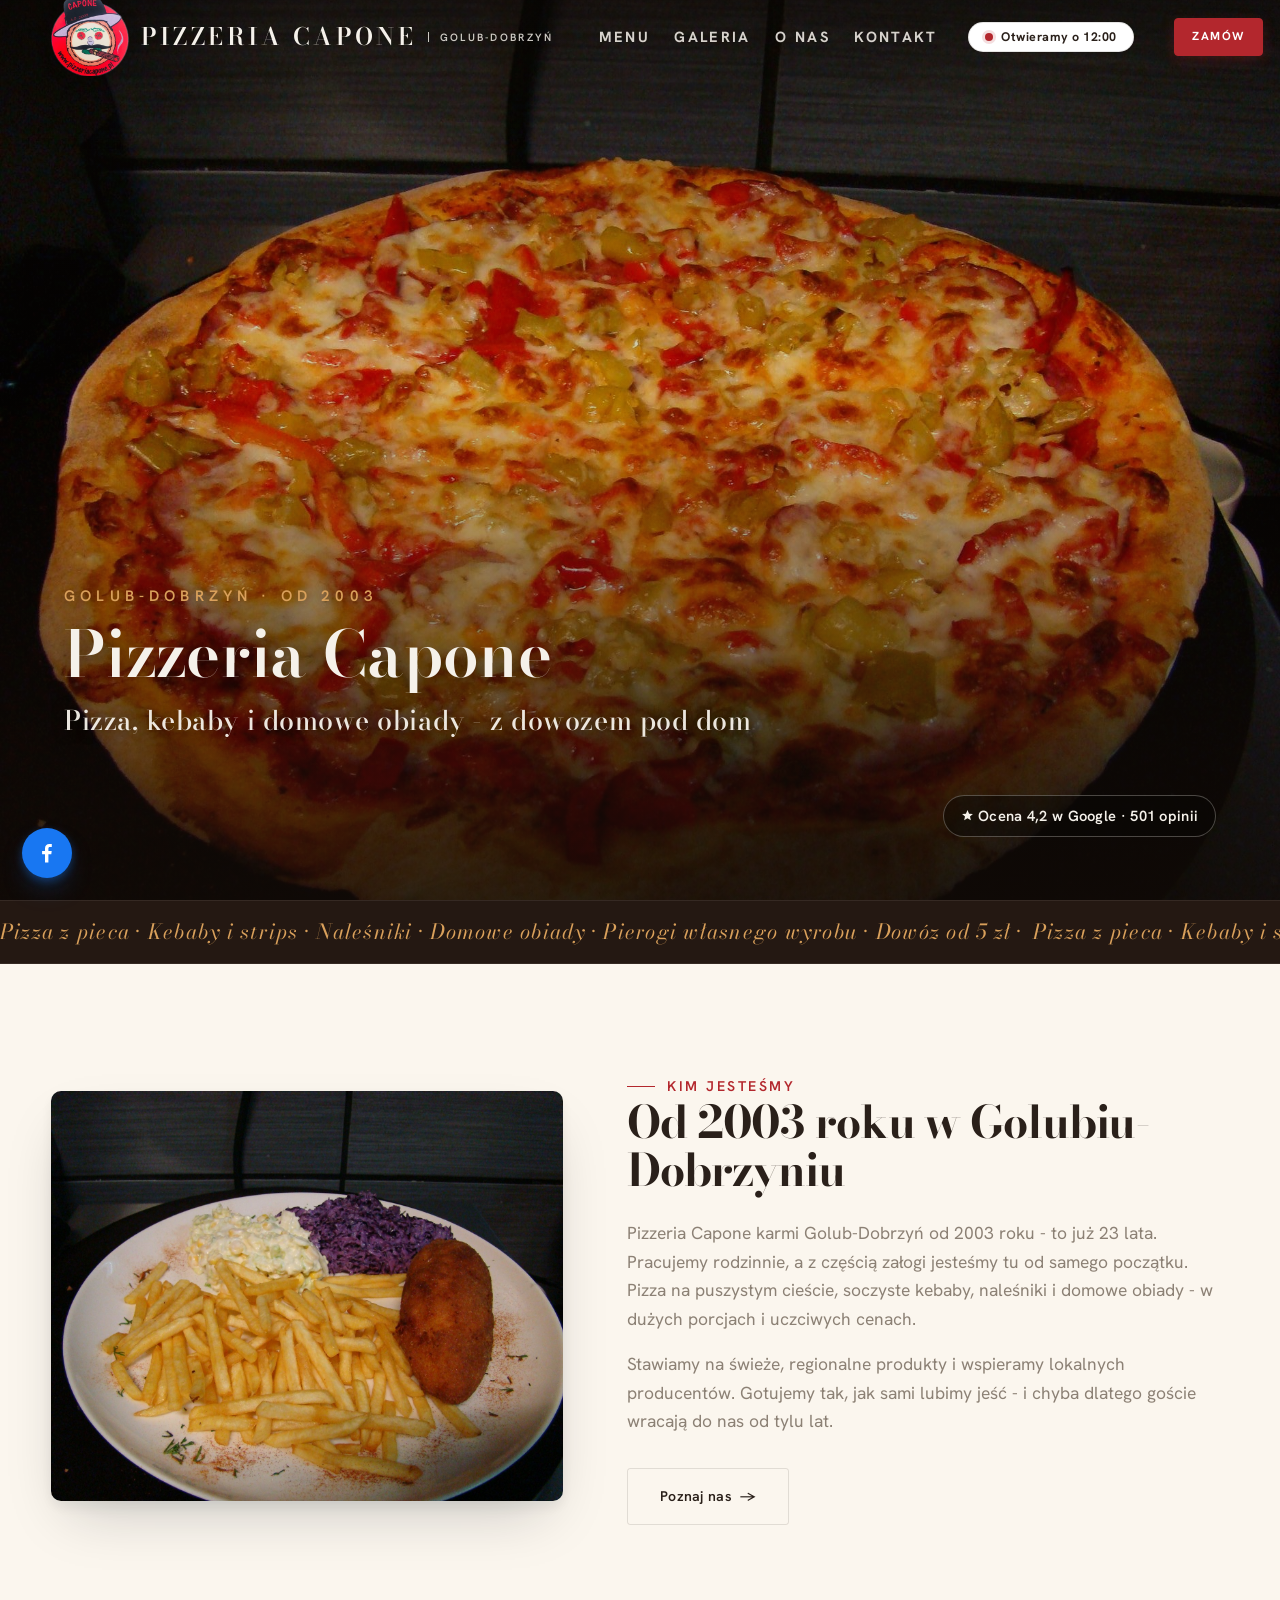
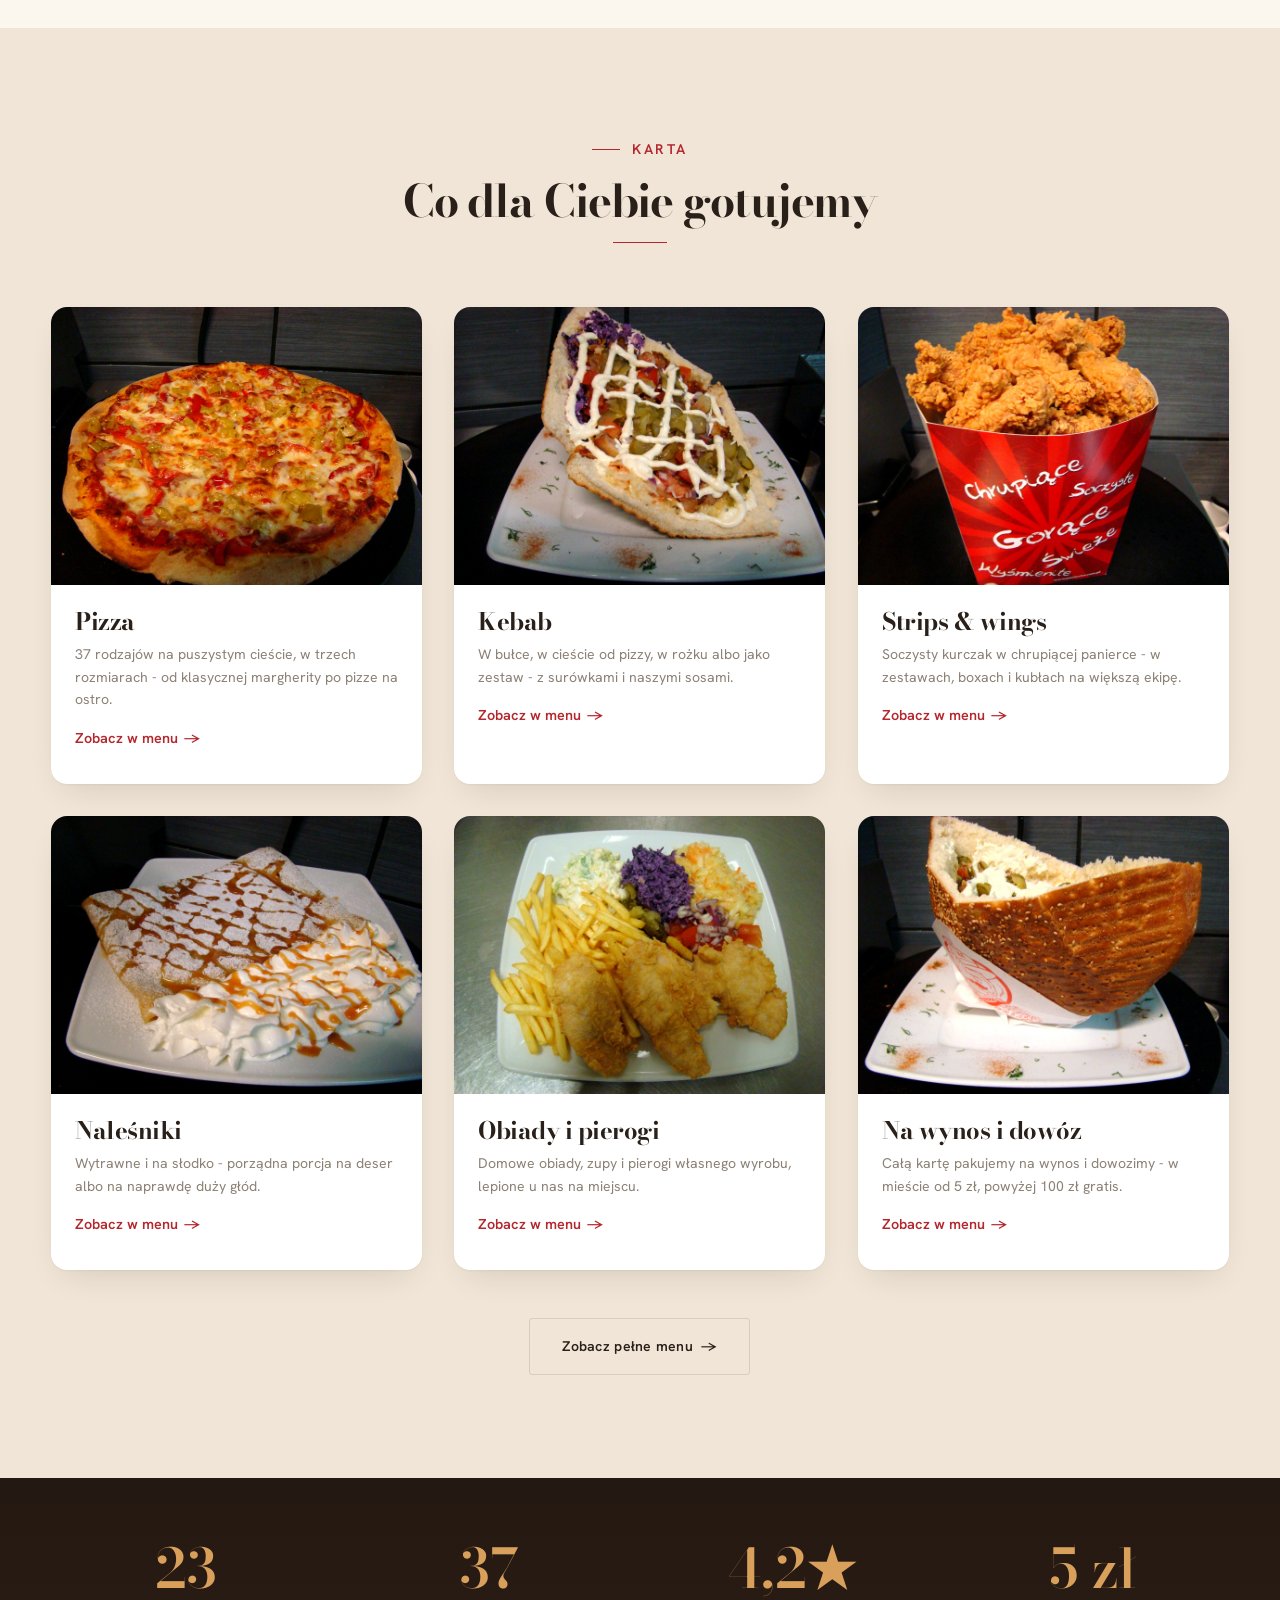
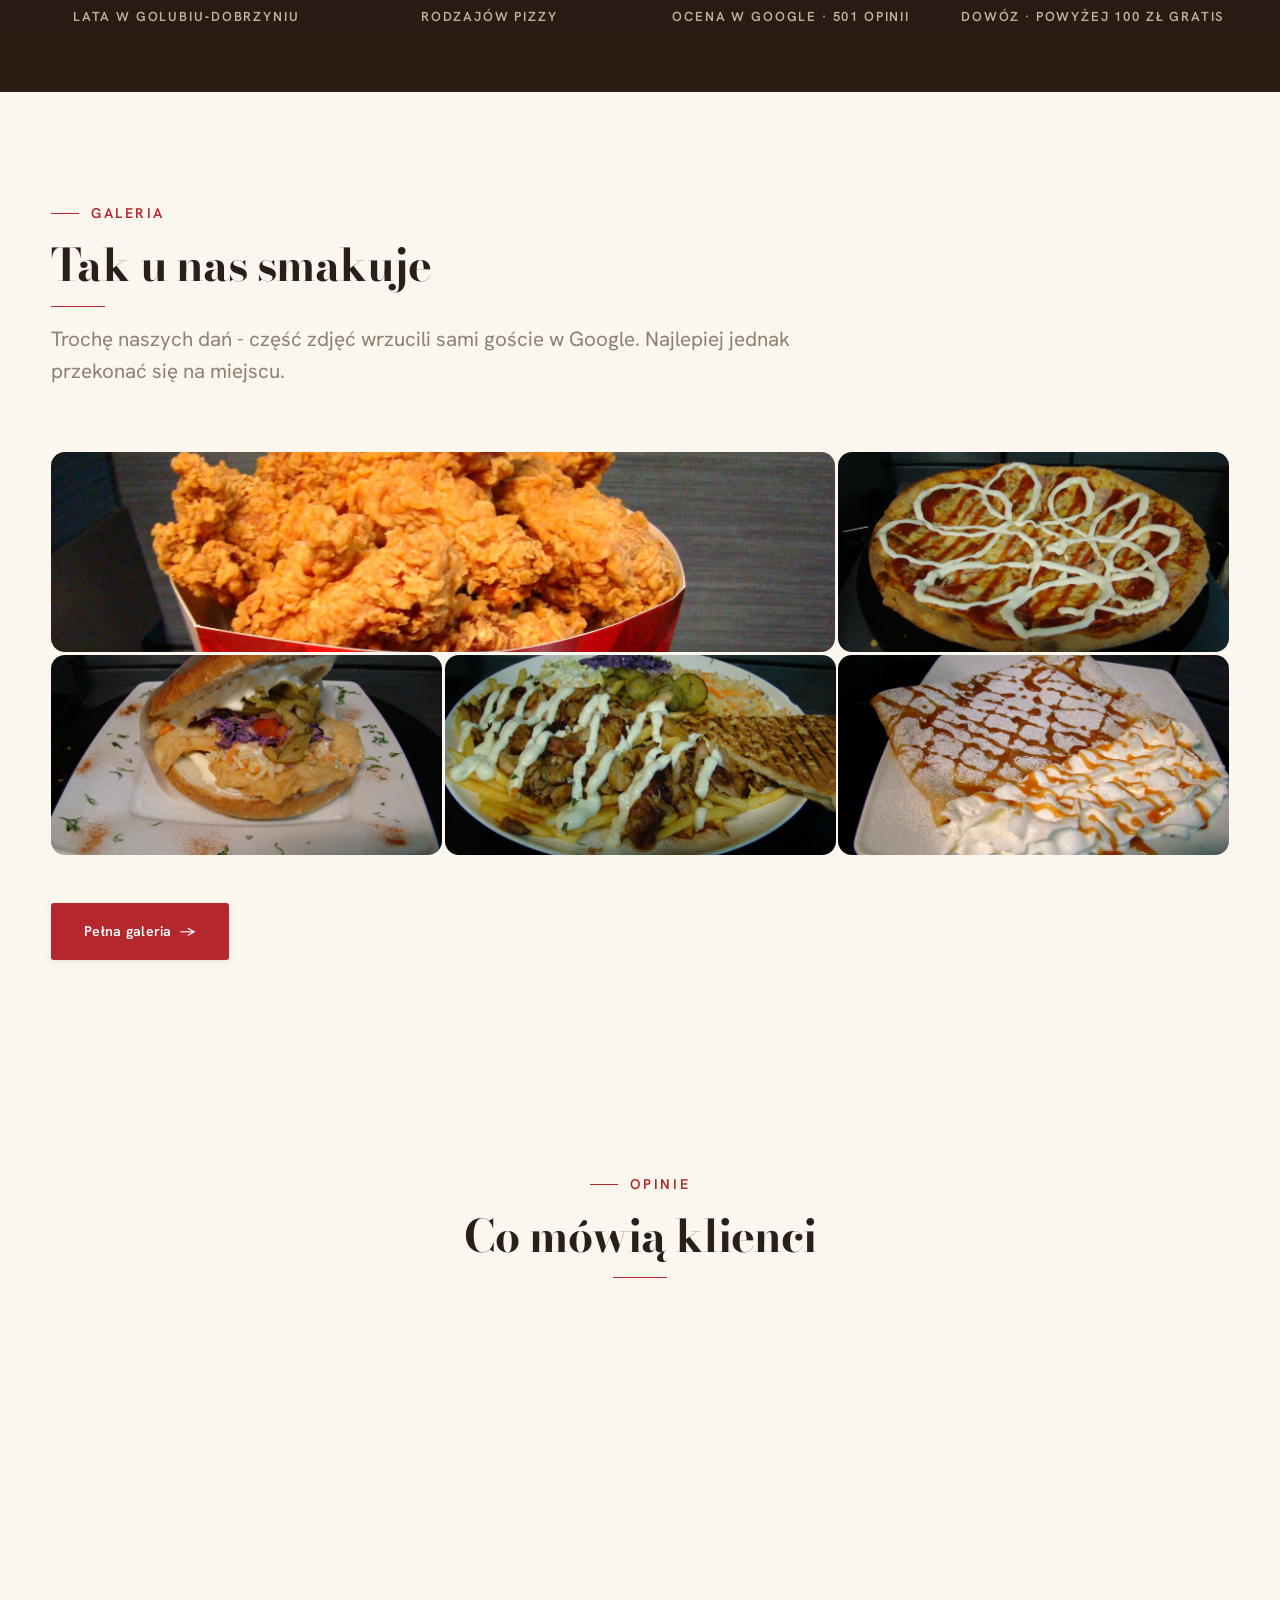
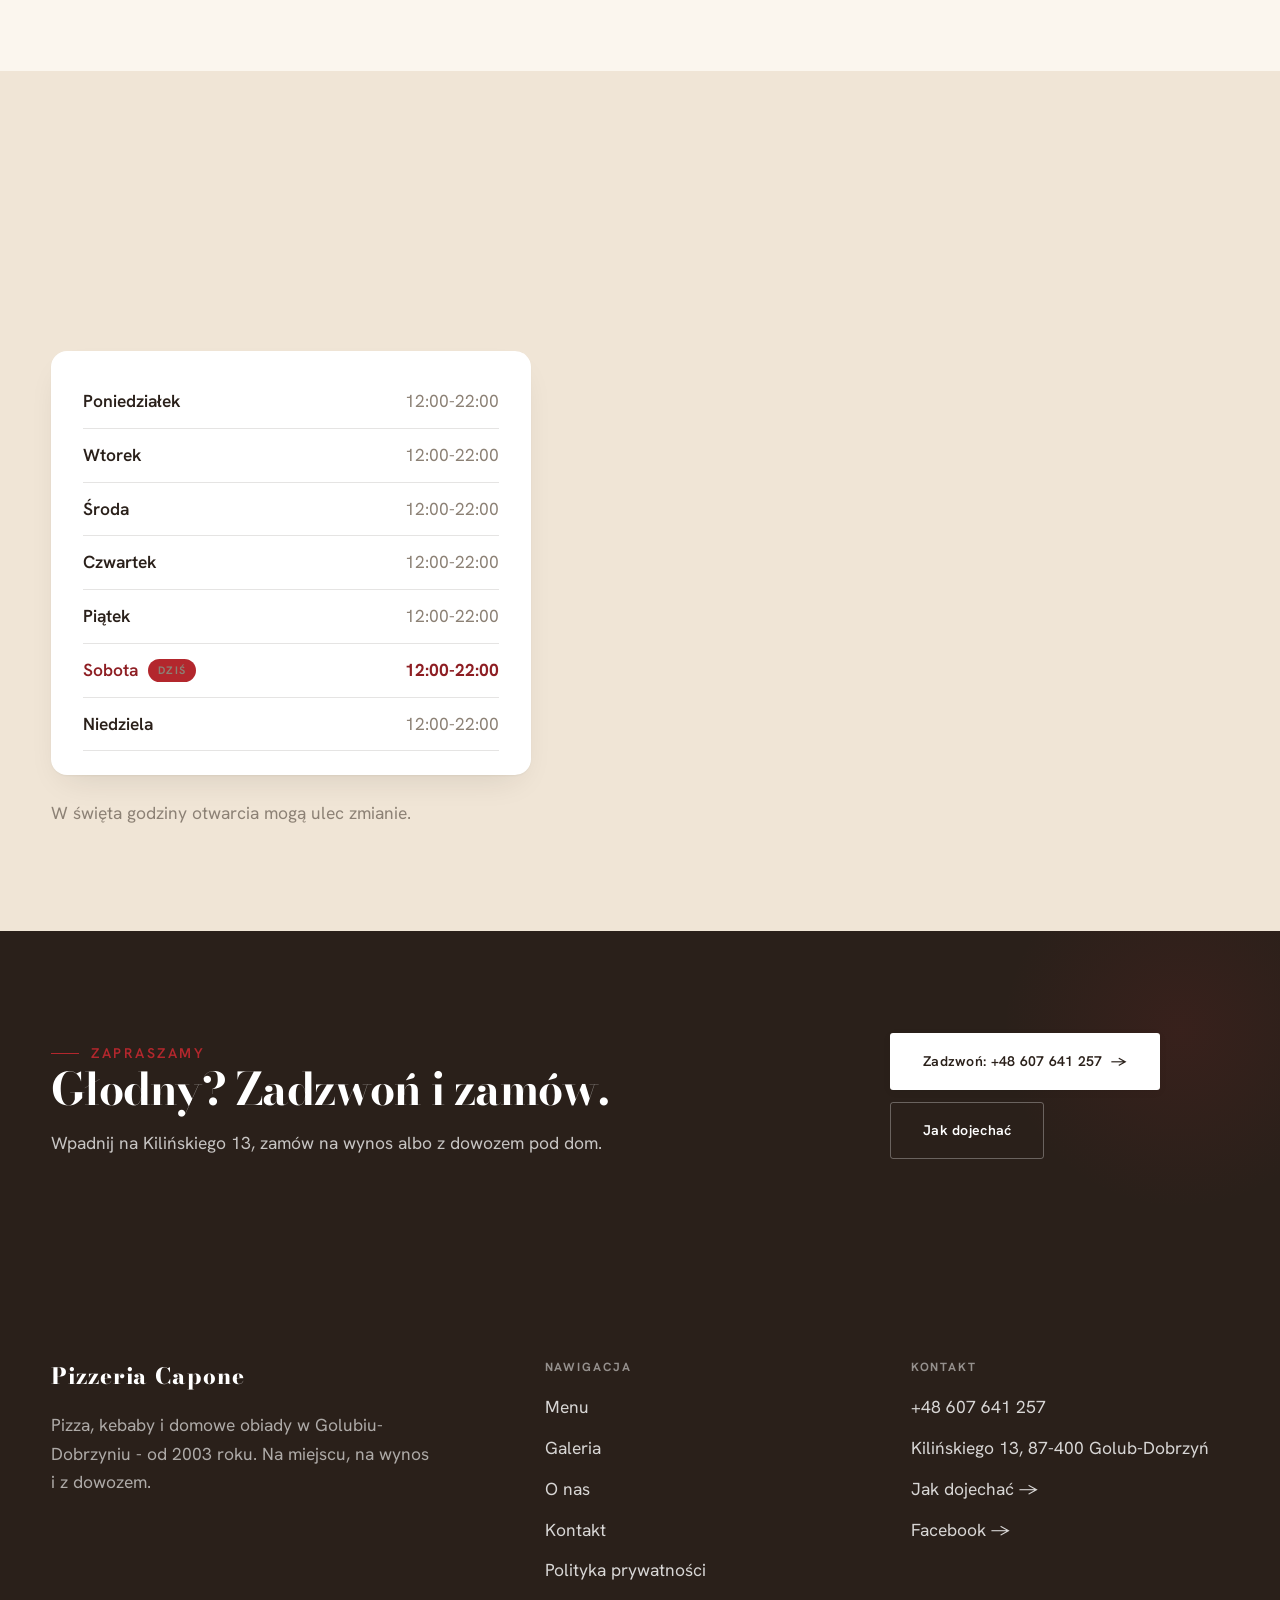
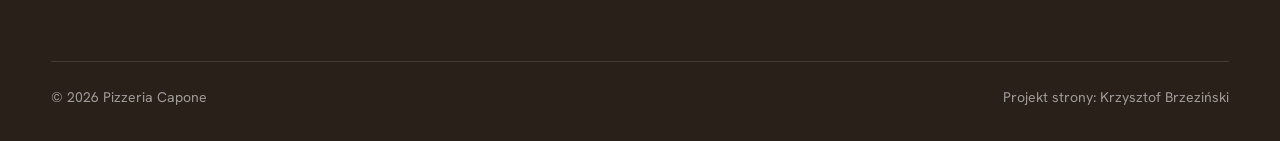
<file: index.html>
<!DOCTYPE html>
<html lang="pl">
<head>
<meta charset="UTF-8">
<meta name="viewport" content="width=device-width, initial-scale=1.0">
<title>Pizzeria Capone - Pizza i kebab · Golub-Dobrzyń</title>
<meta name="description" content="Pizzeria Capone w Golubiu-Dobrzyniu - pizza na puszystym cieście, kebaby, naleśniki i domowe obiady. Od 2003 roku, na miejscu i na wynos. Zadzwoń: +48 607 641 257.">
<link rel="preconnect" href="https://fonts.googleapis.com">
<link rel="preconnect" href="https://fonts.gstatic.com" crossorigin>
<link href="https://fonts.googleapis.com/css2?family=Bodoni+Moda:wght@500;600;700&family=Hanken+Grotesk:wght@400;500;600&display=swap" rel="stylesheet">
<link rel="stylesheet" href="assets/styles.css">
<link rel="icon" type="image/png" href="img/favicon.png">
<link rel="apple-touch-icon" href="img/apple-touch-icon.png">
<meta name="nb-deploy" content="bbc3ce6b8684">
<link rel="canonical" href="https://pizzeriacapone.pl/">
<meta property="og:type" content="website">
<meta property="og:site_name" content="Pizzeria Capone">
<meta property="og:locale" content="pl_PL">
<meta property="og:title" content="Pizzeria Capone - Pizza i kebab · Golub-Dobrzyń">
<meta property="og:description" content="Pizzeria Capone w Golubiu-Dobrzyniu - pizza na puszystym cieście, kebaby, naleśniki i domowe obiady. Od 2003 roku, na miejscu i na wynos. Zadzwoń: +48 607 641 257.">
<meta property="og:url" content="https://pizzeriacapone.pl/">
<meta property="og:image" content="https://pizzeriacapone.pl/img/hero-home.jpg">
<script type="application/ld+json">
{
  "@context": "https://schema.org",
  "@type": "Restaurant",
  "name": "Pizzeria Capone",
  "image": "https://pizzeriacapone.pl/img/hero-home.jpg",
  "logo": "https://pizzeriacapone.pl/img/logo.png",
  "url": "https://pizzeriacapone.pl/",
  "telephone": "+48607641257",
  "servesCuisine": ["Pizza", "Kebab", "Kuchnia polska", "Fast food"],
  "priceRange": "$$",
  "address": {
    "@type": "PostalAddress",
    "streetAddress": "Kili\u0144skiego 13",
    "addressLocality": "Golub-Dobrzy\u0144",
    "postalCode": "87-400",
    "addressCountry": "PL"
  },
  "openingHoursSpecification": {
    "@type": "OpeningHoursSpecification",
    "dayOfWeek": ["Monday","Tuesday","Wednesday","Thursday","Friday","Saturday","Sunday"],
    "opens": "12:00",
    "closes": "22:00"
  },
  "menu": "https://pizzeriacapone.pl/oferta.html",
  "sameAs": ["https://www.facebook.com/p/Pizzeria-Capone-100063553814642"]
}
</script>
</head>
<body>

<header class="nav">
  <div class="wrap nav-inner">
    <a class="brand brand-has-logo" href="index.html"><img class="brand-logo" src="img/logo.png" alt="Pizzeria Capone - logo"><span class="name">Pizzeria Capone</span><span class="sub">Golub-Dobrzyń</span></a>
    <nav class="nav-links">
      <a href="oferta.html">Menu</a>
      <a href="realizacje.html">Galeria</a>
      <a href="o-nas.html">O nas</a>
      <a href="kontakt.html">Kontakt</a>
      <span class="open-chip" hidden><span class="dot"></span><span class="oc-txt"></span></span><a href="tel:+48607641257" class="btn btn-accent">Zamów</a>
    </nav>
    <button class="nav-toggle" aria-label="Menu"><span></span><span></span><span></span></button>
  </div>
</header>

<section class="hero-gastro">
  <img class="hg-bg" src="img/hero-galeria.jpg" alt="Pizzeria Capone - pizza z pieca">
  <div class="hg-veil"></div>
  <h1 class="hg-tagline"><span class="hg-over">Golub-Dobrzyń · od 2003</span>Pizzeria Capone<span class="hg-sub">Pizza, kebaby i domowe obiady - z dowozem pod dom</span></h1>
  <p class="hg-rate"><svg width="13" height="13" viewBox="0 0 24 24" fill="currentColor" aria-hidden="true" style="vertical-align:-1px"><path d="M12 2l2.9 6.6 7.1.6-5.4 4.7 1.6 7L12 17l-6.2 3.9 1.6-7L2 9.2l7.1-.6L12 2z"/></svg> Ocena 4,2 w Google · 501 opinii</p>
</section>
<section class="marq" aria-hidden="true">
  <div class="marq-track"><span>Pizza z pieca &bull; Kebaby i strips &bull; Nale&#347;niki &bull; Domowe obiady &bull; Pierogi w&#322;asnego wyrobu &bull; Dow&oacute;z od 5 z&#322; &bull; </span><span>Pizza z pieca &bull; Kebaby i strips &bull; Nale&#347;niki &bull; Domowe obiady &bull; Pierogi w&#322;asnego wyrobu &bull; Dow&oacute;z od 5 z&#322; &bull; </span></div>
</section>
<section>
  <div class="wrap split">
    <div class="split-art reveal"><img src="img/g1.jpg" alt="Domowy obiad - kotlet z frytkami i surówkami - Pizzeria Capone" loading="lazy"></div>
    <div class="split-copy reveal">
      <span class="eyebrow">Kim jesteśmy</span>
      <h2>Od 2003 roku w Golubiu-Dobrzyniu</h2>
      <p class="muted">Pizzeria Capone karmi Golub-Dobrzyń od 2003 roku - to już 23 lata. Pracujemy rodzinnie, a z częścią załogi jesteśmy tu od samego początku. Pizza na puszystym cieście, soczyste kebaby, naleśniki i domowe obiady - w dużych porcjach i uczciwych cenach.</p>
      <p class="muted">Stawiamy na świeże, regionalne produkty i wspieramy lokalnych producentów. Gotujemy tak, jak sami lubimy jeść - i chyba dlatego goście wracają do nas od tylu lat.</p>
      <a href="o-nas.html" class="btn btn-ghost">Poznaj nas <span class="arr">→</span></a>
    </div>
  </div>
</section>
<section id="menu" class="menu-sec">
  <div class="wrap">
    <div class="head center reveal">
      <span class="eyebrow">Karta</span>
      <h2>Co dla Ciebie gotujemy</h2>
    </div>
    <div class="kcards">
      <a class="kcard reveal" href="oferta.html"><div class="kcard-img"><img src="img/g11.jpg" alt="Pizza z pieca - Pizzeria Capone" loading="lazy"></div><div class="kcard-body"><h3>Pizza</h3><p>37 rodzajów na puszystym cieście, w trzech rozmiarach - od klasycznej margherity po pizze na ostro.</p><span class="kcard-link">Zobacz w menu <span class="arr">→</span></span></div></a>
      <a class="kcard reveal" href="oferta.html"><div class="kcard-img"><img src="img/g10.jpg" alt="Kebab w picie - Pizzeria Capone" loading="lazy"></div><div class="kcard-body"><h3>Kebab</h3><p>W bułce, w cieście od pizzy, w rożku albo jako zestaw - z surówkami i naszymi sosami.</p><span class="kcard-link">Zobacz w menu <span class="arr">→</span></span></div></a>
      <a class="kcard reveal" href="oferta.html"><div class="kcard-img"><img src="img/g2.jpg" alt="Kubeł chrupiących stripsów - Pizzeria Capone" loading="lazy"></div><div class="kcard-body"><h3>Strips &amp; wings</h3><p>Soczysty kurczak w chrupiącej panierce - w zestawach, boxach i kubłach na większą ekipę.</p><span class="kcard-link">Zobacz w menu <span class="arr">→</span></span></div></a>
      <a class="kcard reveal" href="oferta.html"><div class="kcard-img"><img src="img/g6.jpg" alt="Naleśnik z bitą śmietaną - Pizzeria Capone" loading="lazy"></div><div class="kcard-body"><h3>Naleśniki</h3><p>Wytrawne i na słodko - porządna porcja na deser albo na naprawdę duży głód.</p><span class="kcard-link">Zobacz w menu <span class="arr">→</span></span></div></a>
      <a class="kcard reveal" href="oferta.html"><div class="kcard-img"><img src="img/g8.jpg" alt="Domowy obiad z frytkami i surówkami - Pizzeria Capone" loading="lazy"></div><div class="kcard-body"><h3>Obiady i pierogi</h3><p>Domowe obiady, zupy i pierogi własnego wyrobu, lepione u nas na miejscu.</p><span class="kcard-link">Zobacz w menu <span class="arr">→</span></span></div></a>
      <a class="kcard reveal" href="oferta.html"><div class="kcard-img"><img src="img/g12.jpg" alt="Kebab na wynos - Pizzeria Capone" loading="lazy"></div><div class="kcard-body"><h3>Na wynos i dowóz</h3><p>Całą kartę pakujemy na wynos i dowozimy - w mieście od 5 zł, powyżej 100 zł gratis.</p><span class="kcard-link">Zobacz w menu <span class="arr">→</span></span></div></a>
    </div>
    <div style="text-align:center;margin-top:var(--space-7)" class="reveal"><a href="oferta.html" class="btn btn-ghost">Zobacz pełne menu <span class="arr">→</span></a></div>
  </div>
</section>
<section class="statband">
  <div class="wrap statband-grid">
    <div class="stat reveal"><div class="n">23</div><div class="l">lata w Golubiu&#8209;Dobrzyniu</div></div>
    <div class="stat reveal"><div class="n">37</div><div class="l">rodzajów pizzy</div></div>
    <div class="stat reveal"><div class="n">4,2&#9733;</div><div class="l">ocena w Google &middot; 501 opinii</div></div>
    <div class="stat reveal"><div class="n">5 zł</div><div class="l">dowóz &middot; powyżej 100 zł gratis</div></div>
  </div>
</section>
<section>
  <div class="wrap">
    <div class="head reveal">
      <span class="eyebrow">Galeria</span>
      <h2>Tak u nas smakuje</h2>
      <p>Trochę naszych dań - część zdjęć wrzucili sami goście w Google. Najlepiej jednak przekonać się na miejscu.</p>
    </div>
    <div class="gallery">
      <div class="tile t-two3 reveal"><img src="img/g2.jpg" alt="Kubełek chrupiących stripsów" loading="lazy" style="object-position:center 18%"><div class="cap">Kubełek stripsów</div></div>
      <div class="tile t-third reveal"><img src="img/g3.jpg" alt="Nasza pizza" loading="lazy"><div class="cap">Nasza pizza</div></div>
      <div class="tile t-third reveal"><img src="img/g4.jpg" alt="Burger z kurczakiem" loading="lazy"><div class="cap">Burger z kurczakiem</div></div>
      <div class="tile t-third reveal"><img src="img/g5.jpg" alt="Kebab na talerzu z frytkami i surówkami" loading="lazy"><div class="cap">Kebab na talerzu</div></div>
      <div class="tile t-third reveal"><img src="img/g6.jpg" alt="Naleśnik z bitą śmietaną i karmelem" loading="lazy"><div class="cap">Naleśniki na słodko</div></div>
    </div>
    <div style="margin-top:var(--space-7)" class="reveal"><a href="realizacje.html" class="btn btn-accent">Pełna galeria <span class="arr">→</span></a></div>
  </div>
</section>
<section class="opinie">
  <div class="wrap">
    <div class="head center reveal">
      <span class="eyebrow">Opinie</span>
      <h2>Co mówią klienci</h2>
    </div>
    <div class="opinie-grid">
      <figure class="op-card reveal"><span class="op-star" style="display:inline-flex;gap:3px"><svg width="14" height="14" viewBox="0 0 24 24" fill="currentColor" aria-hidden="true"><path d="M12 2l2.9 6.6 7.1.6-5.4 4.7 1.6 7L12 17l-6.2 3.9 1.6-7L2 9.2l7.1-.6L12 2z"/></svg><svg width="14" height="14" viewBox="0 0 24 24" fill="currentColor" aria-hidden="true"><path d="M12 2l2.9 6.6 7.1.6-5.4 4.7 1.6 7L12 17l-6.2 3.9 1.6-7L2 9.2l7.1-.6L12 2z"/></svg><svg width="14" height="14" viewBox="0 0 24 24" fill="currentColor" aria-hidden="true"><path d="M12 2l2.9 6.6 7.1.6-5.4 4.7 1.6 7L12 17l-6.2 3.9 1.6-7L2 9.2l7.1-.6L12 2z"/></svg><svg width="14" height="14" viewBox="0 0 24 24" fill="currentColor" aria-hidden="true"><path d="M12 2l2.9 6.6 7.1.6-5.4 4.7 1.6 7L12 17l-6.2 3.9 1.6-7L2 9.2l7.1-.6L12 2z"/></svg><svg width="14" height="14" viewBox="0 0 24 24" fill="currentColor" aria-hidden="true"><path d="M12 2l2.9 6.6 7.1.6-5.4 4.7 1.6 7L12 17l-6.2 3.9 1.6-7L2 9.2l7.1-.6L12 2z"/></svg></span><blockquote>Najlepsza pizzeria w Dobrzyniu i oby tak dalej kolejnych 23 lat! Bardzo szybki czas oczekiwania, przesympatyczna obsługa, z całego serca polecam!</blockquote><span class="op-autor" data-initial="M">Milena Dylewska<span class="op-src">Opinia z Google</span></span></figure>
      <figure class="op-card reveal"><span class="op-star" style="display:inline-flex;gap:3px"><svg width="14" height="14" viewBox="0 0 24 24" fill="currentColor" aria-hidden="true"><path d="M12 2l2.9 6.6 7.1.6-5.4 4.7 1.6 7L12 17l-6.2 3.9 1.6-7L2 9.2l7.1-.6L12 2z"/></svg><svg width="14" height="14" viewBox="0 0 24 24" fill="currentColor" aria-hidden="true"><path d="M12 2l2.9 6.6 7.1.6-5.4 4.7 1.6 7L12 17l-6.2 3.9 1.6-7L2 9.2l7.1-.6L12 2z"/></svg><svg width="14" height="14" viewBox="0 0 24 24" fill="currentColor" aria-hidden="true"><path d="M12 2l2.9 6.6 7.1.6-5.4 4.7 1.6 7L12 17l-6.2 3.9 1.6-7L2 9.2l7.1-.6L12 2z"/></svg><svg width="14" height="14" viewBox="0 0 24 24" fill="currentColor" aria-hidden="true"><path d="M12 2l2.9 6.6 7.1.6-5.4 4.7 1.6 7L12 17l-6.2 3.9 1.6-7L2 9.2l7.1-.6L12 2z"/></svg><svg width="14" height="14" viewBox="0 0 24 24" fill="currentColor" aria-hidden="true"><path d="M12 2l2.9 6.6 7.1.6-5.4 4.7 1.6 7L12 17l-6.2 3.9 1.6-7L2 9.2l7.1-.6L12 2z"/></svg></span><blockquote>Super pizzeria. Miła obsługa. Jedzonko pycha, niezmienne przez tyle lat. Gdy mam tylko okazję, to z chęcią jadę do Nich z synem na pizzę czy kebaba. Polecam.</blockquote><span class="op-autor" data-initial="P">Paweł Nowatkowski<span class="op-src">Opinia z Google</span></span></figure>
    </div>
  </div>
</section>
<section class="trust">
  <div class="wrap">
    <div class="head reveal">
      <span class="eyebrow">Wizyta</span>
      <h2>Godziny otwarcia</h2>
    </div>
    <div class="trust-cols">
      <div class="godz-col reveal">
        <div class="godz">
      <div class="godz-row" data-day="1"><b>Poniedziałek</b><span class="today-badge">Dziś</span><span class="hrs">12:00-22:00</span></div>
      <div class="godz-row" data-day="2"><b>Wtorek</b><span class="today-badge">Dziś</span><span class="hrs">12:00-22:00</span></div>
      <div class="godz-row" data-day="3"><b>Środa</b><span class="today-badge">Dziś</span><span class="hrs">12:00-22:00</span></div>
      <div class="godz-row" data-day="4"><b>Czwartek</b><span class="today-badge">Dziś</span><span class="hrs">12:00-22:00</span></div>
      <div class="godz-row" data-day="5"><b>Piątek</b><span class="today-badge">Dziś</span><span class="hrs">12:00-22:00</span></div>
      <div class="godz-row" data-day="6"><b>Sobota</b><span class="today-badge">Dziś</span><span class="hrs">12:00-22:00</span></div>
      <div class="godz-row" data-day="0"><b>Niedziela</b><span class="today-badge">Dziś</span><span class="hrs">12:00-22:00</span></div>
        </div>
        <p class="muted" style="margin-top:var(--space-5)">W święta godziny otwarcia mogą ulec zmianie.</p>
      </div>
      <div class="reveal map-wrap"><iframe class="map-mini" loading="lazy" title="Pizzeria Capone - mapa dojazdu" src="https://maps.google.com/maps?q=53.1108291%2C19.0519311&z=15&output=embed"></iframe></div>
    </div>
  </div>
</section>
<section class="cta">
  <div class="wrap">
    <div class="reveal">
      <span class="eyebrow">Zapraszamy</span>
      <h2>Głodny? Zadzwoń i zamów.</h2>
      <p>Wpadnij na Kilińskiego 13, zamów na wynos albo z dowozem pod dom.</p>
    </div>
    <div class="cta-actions reveal">
      <a href="tel:+48607641257" class="btn btn-light">Zadzwoń: +48 607 641 257 <span class="arr">→</span></a>
      <a href="https://maps.google.com/?cid=8520244853680919772" target="_blank" rel="noopener" class="btn btn-ghost" style="color:#fff;border-color:rgba(255,255,255,.3)">Jak dojechać</a>
    </div>
  </div>
</section>

<footer>
  <div class="wrap">
    <div class="foot-grid">
      <div class="foot-brand">
        <div class="name">Pizzeria Capone</div>
        <p>Pizza, kebaby i domowe obiady w Golubiu-Dobrzyniu - od 2003 roku. Na miejscu, na wynos i z dowozem.</p>
      </div>
      <div class="foot-col">
        <h4>Nawigacja</h4>
        <a href="oferta.html">Menu</a>
        <a href="realizacje.html">Galeria</a>
        <a href="o-nas.html">O nas</a>
        <a href="kontakt.html">Kontakt</a>
        <a href="polityka-prywatnosci.html">Polityka prywatności</a>
      </div>
      <div class="foot-col">
        <h4>Kontakt</h4>
        <a href="tel:+48607641257">+48 607 641 257</a>
        <p>Kilińskiego 13, 87-400 Golub-Dobrzyń</p>
        <a href="https://maps.google.com/?cid=8520244853680919772" target="_blank" rel="noopener">Jak dojechać →</a>
        <a class="foot-fb" href="https://www.facebook.com/p/Pizzeria-Capone-100063553814642/" target="_blank" rel="noopener">Facebook →</a>
      </div>
    </div>
    <div class="foot-bot">
      <span>© 2026 Pizzeria Capone</span>
      <span>Projekt strony: Krzysztof Brzeziński</span>
    </div>
  </div>
</footer>
<div class="sticky-reserve"><a class="sr-fb" href="https://www.facebook.com/p/Pizzeria-Capone-100063553814642/" target="_blank" rel="noopener" aria-label="Facebook - Pizzeria Capone"><svg width="20" height="20" viewBox="0 0 24 24" fill="currentColor" aria-hidden="true"><path d="M22 12a10 10 0 1 0-11.6 9.9v-7H7.9V12h2.5V9.8c0-2.5 1.5-3.9 3.8-3.9 1.1 0 2.2.2 2.2.2v2.5h-1.2c-1.2 0-1.6.8-1.6 1.6V12h2.7l-.4 2.9h-2.3v7A10 10 0 0 0 22 12z"/></svg></a><a class="sr-book" href="tel:+48607641257">Zadzwoń i zamów</a><a class="sr-call" href="tel:+48607641257" aria-label="Zadzwoń"><svg class="ico-tel" width="16" height="16" viewBox="0 0 24 24" fill="none" aria-hidden="true"><path d="M6.6 10.8a15.5 15.5 0 0 0 6.6 6.6l2.2-2.2a1 1 0 0 1 1-.24 11.4 11.4 0 0 0 3.6.58 1 1 0 0 1 1 1V20a1 1 0 0 1-1 1A17 17 0 0 1 3 4a1 1 0 0 1 1-1h3.5a1 1 0 0 1 1 1c0 1.25.2 2.46.58 3.6a1 1 0 0 1-.25 1l-2.23 2.2Z" fill="currentColor"/></svg></a></div>

<script src="assets/main.js"></script>
<a class="fb-float" href="https://www.facebook.com/p/Pizzeria-Capone-100063553814642/" target="_blank" rel="noopener" aria-label="Facebook - Pizzeria Capone"><svg width="24" height="24" viewBox="0 0 24 24" fill="currentColor" aria-hidden="true"><path d="M13.4 21.5v-8.3h2.9l.4-3.3h-3.3V7.6c0-1 .3-1.6 1.7-1.6h1.7V3.1c-.3 0-1.3-.1-2.5-.1-2.6 0-4.3 1.6-4.3 4.4v2.5H7.1v3.3H10v8.3h3.4z"/></svg><span class="fb-tip">Znajdź nas na Facebooku</span></a>
</body>
</html>
</file>
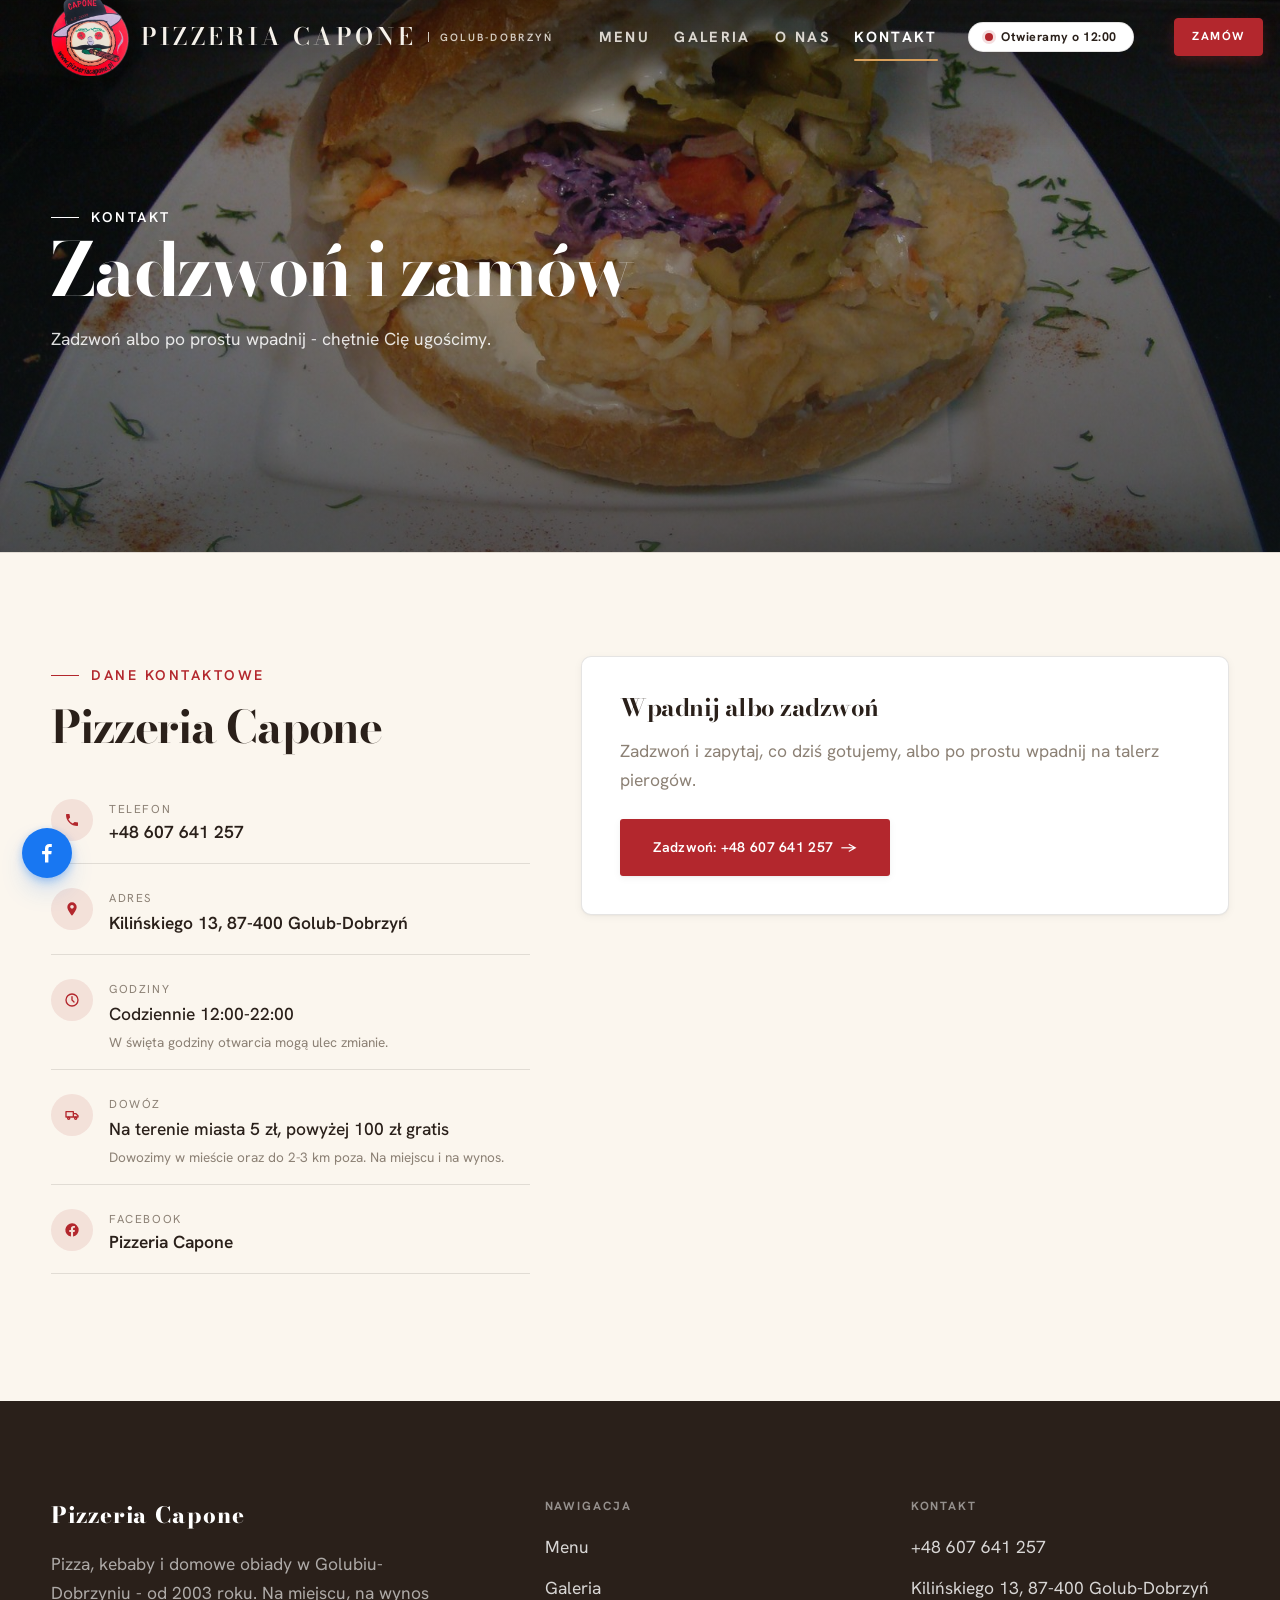
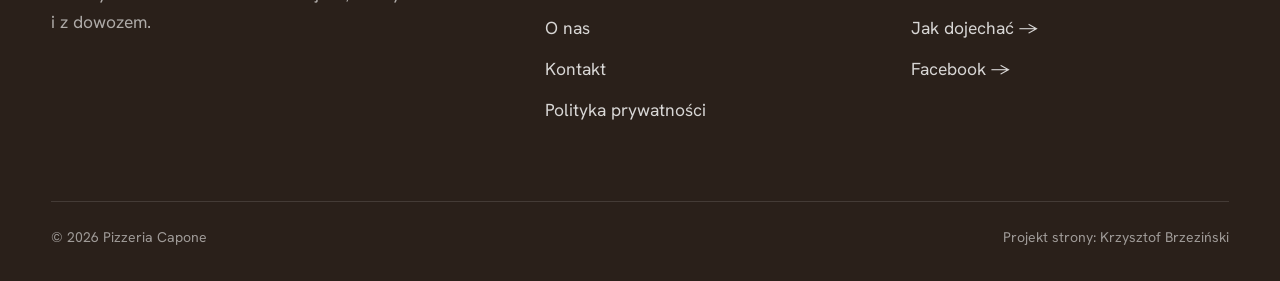
<file: kontakt.html>
<!DOCTYPE html>
<html lang="pl">
<head>
<meta charset="UTF-8">
<meta name="viewport" content="width=device-width, initial-scale=1.0">
<title>Kontakt - Pizzeria Capone</title>
<meta name="description" content="Kontakt Pizzeria Capone - Kilińskiego 13, 87-400 Golub-Dobrzyń">
<link rel="preconnect" href="https://fonts.googleapis.com">
<link rel="preconnect" href="https://fonts.gstatic.com" crossorigin>
<link href="https://fonts.googleapis.com/css2?family=Bodoni+Moda:wght@500;600;700&family=Hanken+Grotesk:wght@400;500;600&display=swap" rel="stylesheet">
<link rel="stylesheet" href="assets/styles.css">
<link rel="icon" type="image/png" href="img/favicon.png">
<link rel="apple-touch-icon" href="img/apple-touch-icon.png">
<link rel="canonical" href="https://pizzeriacapone.pl/kontakt.html">
<meta property="og:type" content="website">
<meta property="og:site_name" content="Pizzeria Capone">
<meta property="og:locale" content="pl_PL">
<meta property="og:title" content="Kontakt - Pizzeria Capone">
<meta property="og:description" content="Kontakt Pizzeria Capone - Kilińskiego 13, 87-400 Golub-Dobrzyń">
<meta property="og:url" content="https://pizzeriacapone.pl/kontakt.html">
<meta property="og:image" content="https://pizzeriacapone.pl/img/hero-home.jpg">
</head>
<body>

<header class="nav">
  <div class="wrap nav-inner">
    <a class="brand brand-has-logo" href="index.html"><img class="brand-logo" src="img/logo.png" alt="Pizzeria Capone - logo"><span class="name">Pizzeria Capone</span><span class="sub">Golub-Dobrzyń</span></a>
    <nav class="nav-links">
      <a href="oferta.html">Menu</a>
      <a href="realizacje.html">Galeria</a>
      <a href="o-nas.html">O nas</a>
      <a href="kontakt.html" class="active">Kontakt</a>
      <span class="open-chip" hidden><span class="dot"></span><span class="oc-txt"></span></span><a href="tel:+48607641257" class="btn btn-accent">Zamów</a>
    </nav>
    <button class="nav-toggle" aria-label="Menu"><span></span><span></span><span></span></button>
  </div>
</header>

<section class="pagehead">
  <img src="img/hero-kontakt.jpg" alt="Pizzeria Capone - kebab w cieście">
  <div class="wrap">
    <span class="eyebrow">Kontakt</span>
    <h1>Zadzwoń i zamów</h1>
    <p>Zadzwoń albo po prostu wpadnij - chętnie Cię ugościmy.</p>
  </div>
</section>
<section>
  <div class="wrap contact-grid">
    <div class="reveal">
      <span class="eyebrow">Dane kontaktowe</span>
      <h2 style="margin:var(--space-4) 0 var(--space-6)">Pizzeria Capone</h2>
      <div class="info-list">
        <div class="info-row"><div class="ic"><svg class="ico-tel" width="16" height="16" viewBox="0 0 24 24" fill="none" aria-hidden="true"><path d="M6.6 10.8a15.5 15.5 0 0 0 6.6 6.6l2.2-2.2a1 1 0 0 1 1-.24 11.4 11.4 0 0 0 3.6.58 1 1 0 0 1 1 1V20a1 1 0 0 1-1 1A17 17 0 0 1 3 4a1 1 0 0 1 1-1h3.5a1 1 0 0 1 1 1c0 1.25.2 2.46.58 3.6a1 1 0 0 1-.25 1l-2.23 2.2Z" fill="currentColor"/></svg></div><div><div class="lbl">Telefon</div><a class="val" href="tel:+48607641257">+48 607 641 257</a></div></div>
        <div class="info-row"><div class="ic"><svg width="16" height="16" viewBox="0 0 24 24" fill="currentColor" aria-hidden="true"><path d="M12 2a7 7 0 0 0-7 7c0 5.2 7 13 7 13s7-7.8 7-13a7 7 0 0 0-7-7zm0 9.5A2.5 2.5 0 1 1 12 6a2.5 2.5 0 0 1 0 5.5z"/></svg></div><div><div class="lbl">Adres</div><div class="val">Kilińskiego 13, 87-400 Golub-Dobrzyń</div></div></div>
        <div class="info-row"><div class="ic"><svg width="16" height="16" viewBox="0 0 24 24" fill="none" stroke="currentColor" stroke-width="2" stroke-linecap="round" aria-hidden="true"><circle cx="12" cy="12" r="9"/><path d="M12 7v5l3 3"/></svg></div><div><div class="lbl">Godziny</div><div class="val" style="font-weight:500">Codziennie 12:00-22:00</div><div class="muted" style="font-size:.85rem;margin-top:2px">W święta godziny otwarcia mogą ulec zmianie.</div></div></div>
        <div class="info-row"><div class="ic"><svg width="16" height="16" viewBox="0 0 24 24" fill="none" stroke="currentColor" stroke-width="2" stroke-linecap="round" stroke-linejoin="round" aria-hidden="true"><path d="M3 7h11v8H3zM14 10h4l3 3v2h-7z"/><circle cx="7" cy="17" r="1.6"/><circle cx="17.5" cy="17" r="1.6"/></svg></div><div><div class="lbl">Dowóz</div><div class="val" style="font-weight:500">Na terenie miasta 5 zł, powyżej 100 zł gratis</div><div class="muted" style="font-size:.85rem;margin-top:2px">Dowozimy w mieście oraz do 2-3 km poza. Na miejscu i na wynos.</div></div></div>
        <div class="info-row"><div class="ic"><svg width="16" height="16" viewBox="0 0 24 24" fill="currentColor" aria-hidden="true"><path d="M22 12a10 10 0 1 0-11.6 9.9v-7H7.9V12h2.5V9.8c0-2.5 1.5-3.9 3.8-3.9 1.1 0 2.2.2 2.2.2v2.5h-1.2c-1.2 0-1.6.8-1.6 1.6V12h2.7l-.4 2.9h-2.3v7A10 10 0 0 0 22 12z"/></svg></div><div><div class="lbl">Facebook</div><a class="val" href="https://www.facebook.com/p/Pizzeria-Capone-100063553814642/" target="_blank" rel="noopener">Pizzeria Capone</a></div></div>
      </div>
    </div>
    <div class="reveal contact-side">
      <div class="form">
        <h3 style="margin-bottom:var(--space-4)">Wpadnij albo zadzwoń</h3>
        <p class="muted" style="margin-bottom:var(--space-5)">Zadzwoń i zapytaj, co dziś gotujemy, albo po prostu wpadnij na talerz pierogów.</p>
        <a href="tel:+48607641257" class="btn btn-accent" style="justify-content:center">Zadzwoń: +48 607 641 257 <span class="arr">→</span></a>
      </div>
      <iframe class="map-side" title="Pizzeria Capone - Golub-Dobrzyń, mapa" src="https://maps.google.com/maps?q=53.1108291%2C19.0519311&z=15&output=embed" loading="lazy" referrerpolicy="no-referrer-when-downgrade"></iframe>
      
    </div>
  </div>
</section>


<footer>
  <div class="wrap">
    <div class="foot-grid">
      <div class="foot-brand">
        <div class="name">Pizzeria Capone</div>
        <p>Pizza, kebaby i domowe obiady w Golubiu-Dobrzyniu - od 2003 roku. Na miejscu, na wynos i z dowozem.</p>
      </div>
      <div class="foot-col">
        <h4>Nawigacja</h4>
        <a href="oferta.html">Menu</a>
        <a href="realizacje.html">Galeria</a>
        <a href="o-nas.html">O nas</a>
        <a href="kontakt.html">Kontakt</a>
        <a href="polityka-prywatnosci.html">Polityka prywatności</a>
      </div>
      <div class="foot-col">
        <h4>Kontakt</h4>
        <a href="tel:+48607641257">+48 607 641 257</a>
        <p>Kilińskiego 13, 87-400 Golub-Dobrzyń</p>
        <a href="https://maps.google.com/?cid=8520244853680919772" target="_blank" rel="noopener">Jak dojechać →</a>
        <a class="foot-fb" href="https://www.facebook.com/p/Pizzeria-Capone-100063553814642/" target="_blank" rel="noopener">Facebook →</a>
      </div>
    </div>
    <div class="foot-bot">
      <span>© 2026 Pizzeria Capone</span>
      <span>Projekt strony: Krzysztof Brzeziński</span>
    </div>
  </div>
</footer>
<div class="sticky-reserve"><a class="sr-fb" href="https://www.facebook.com/p/Pizzeria-Capone-100063553814642/" target="_blank" rel="noopener" aria-label="Facebook - Pizzeria Capone"><svg width="20" height="20" viewBox="0 0 24 24" fill="currentColor" aria-hidden="true"><path d="M22 12a10 10 0 1 0-11.6 9.9v-7H7.9V12h2.5V9.8c0-2.5 1.5-3.9 3.8-3.9 1.1 0 2.2.2 2.2.2v2.5h-1.2c-1.2 0-1.6.8-1.6 1.6V12h2.7l-.4 2.9h-2.3v7A10 10 0 0 0 22 12z"/></svg></a><a class="sr-book" href="tel:+48607641257">Zadzwoń i zamów</a><a class="sr-call" href="tel:+48607641257" aria-label="Zadzwoń"><svg class="ico-tel" width="16" height="16" viewBox="0 0 24 24" fill="none" aria-hidden="true"><path d="M6.6 10.8a15.5 15.5 0 0 0 6.6 6.6l2.2-2.2a1 1 0 0 1 1-.24 11.4 11.4 0 0 0 3.6.58 1 1 0 0 1 1 1V20a1 1 0 0 1-1 1A17 17 0 0 1 3 4a1 1 0 0 1 1-1h3.5a1 1 0 0 1 1 1c0 1.25.2 2.46.58 3.6a1 1 0 0 1-.25 1l-2.23 2.2Z" fill="currentColor"/></svg></a></div>

<script src="assets/main.js"></script>
<a class="fb-float" href="https://www.facebook.com/p/Pizzeria-Capone-100063553814642/" target="_blank" rel="noopener" aria-label="Facebook - Pizzeria Capone"><svg width="24" height="24" viewBox="0 0 24 24" fill="currentColor" aria-hidden="true"><path d="M13.4 21.5v-8.3h2.9l.4-3.3h-3.3V7.6c0-1 .3-1.6 1.7-1.6h1.7V3.1c-.3 0-1.3-.1-2.5-.1-2.6 0-4.3 1.6-4.3 4.4v2.5H7.1v3.3H10v8.3h3.4z"/></svg><span class="fb-tip">Znajdź nas na Facebooku</span></a>
</body>
</html>
</file>
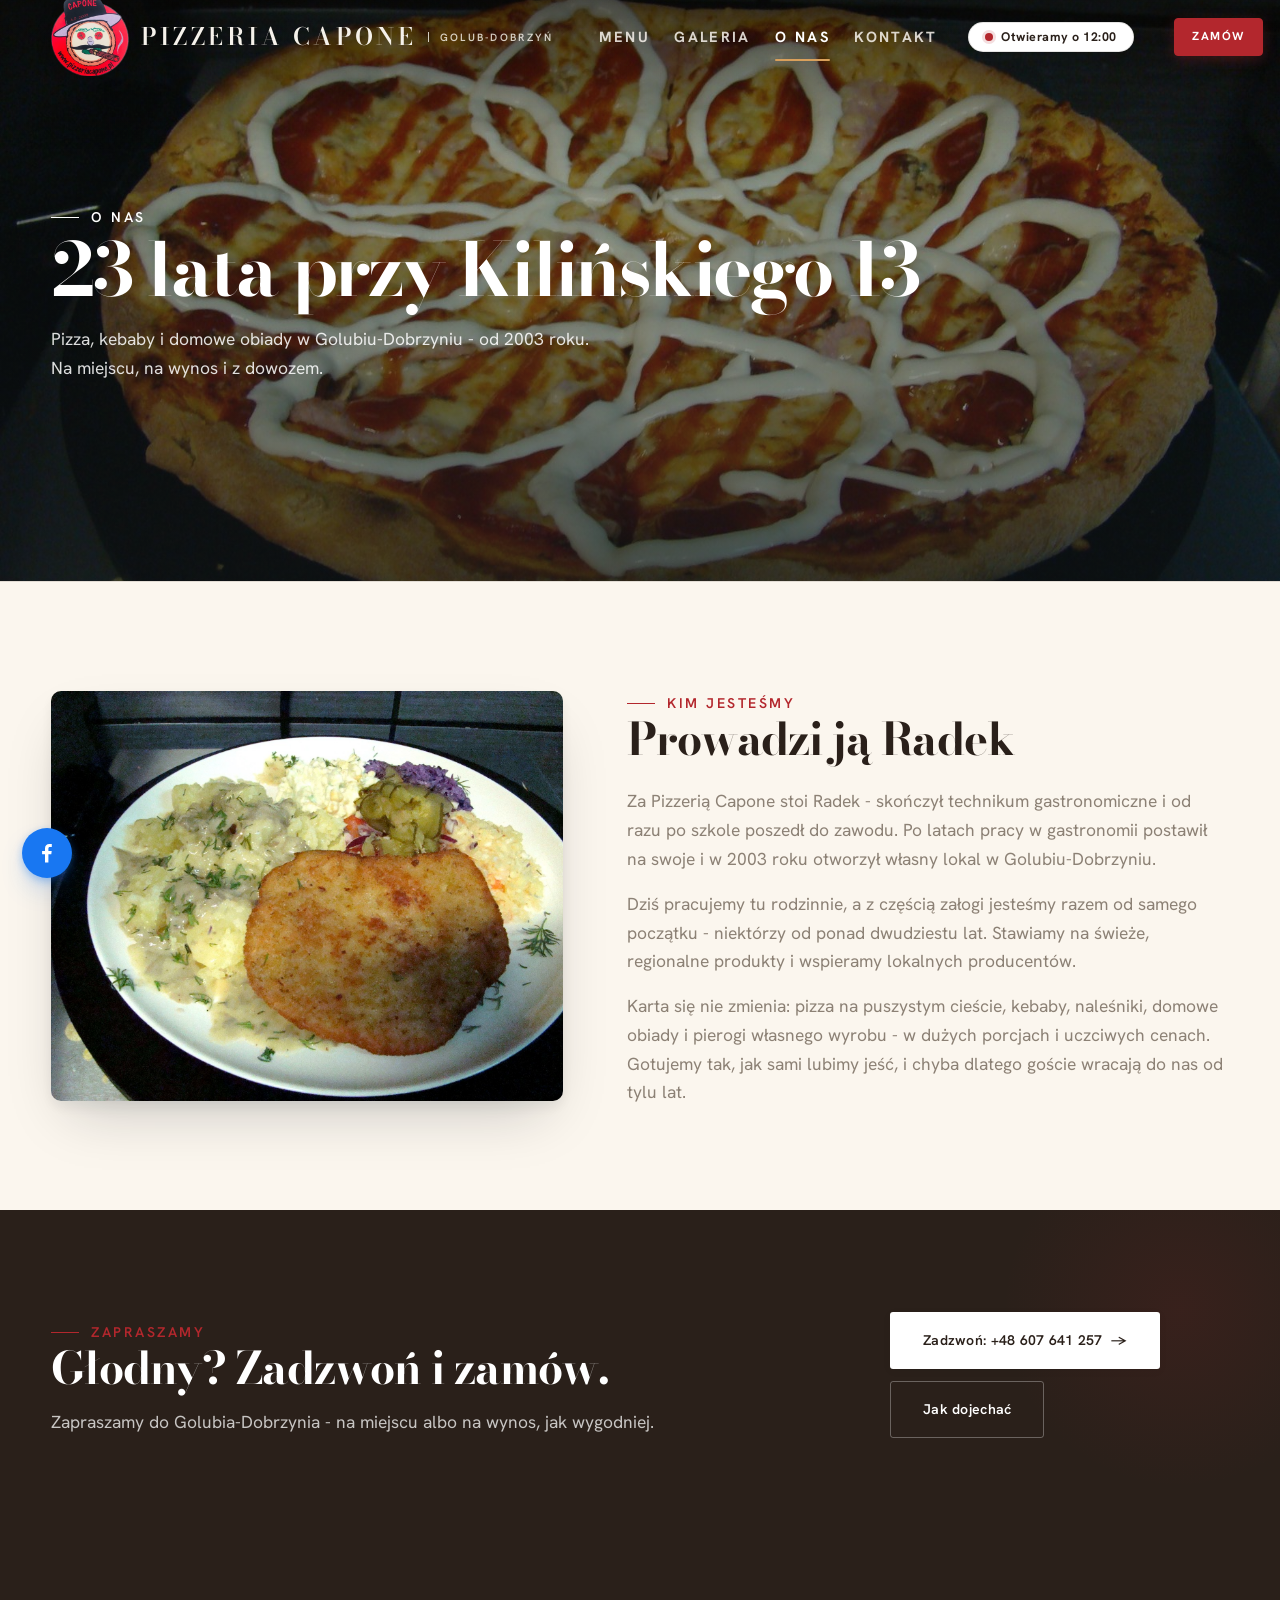
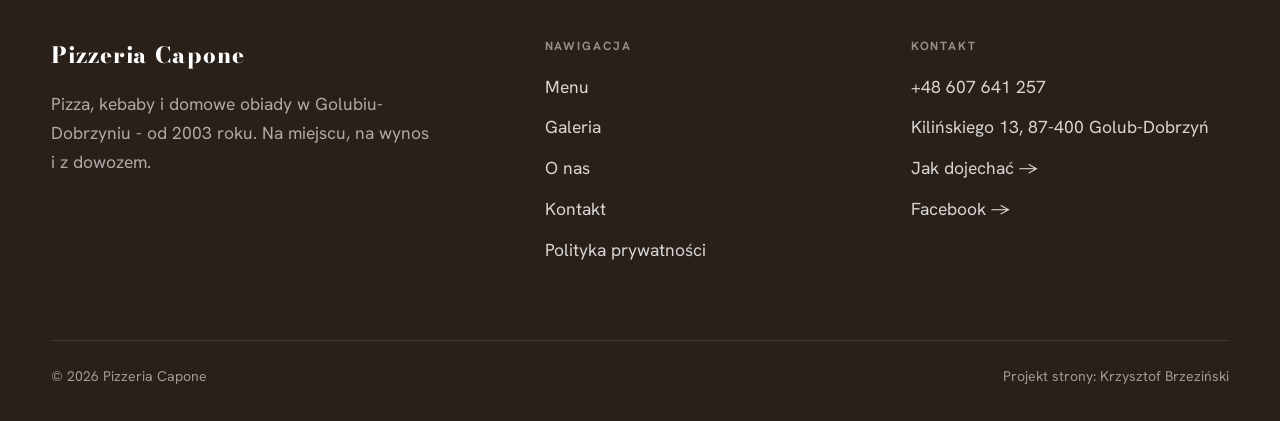
<file: o-nas.html>
<!DOCTYPE html>
<html lang="pl">
<head>
<meta charset="UTF-8">
<meta name="viewport" content="width=device-width, initial-scale=1.0">
<title>O nas - Pizzeria Capone</title>
<meta name="description" content="Rodzinna pizzeria w Golubiu-Dobrzyniu prowadzona od 2003 roku. 23 lata doświadczenia, załoga od początku i produkty od lokalnych producentów - poznaj naszą historię.">
<link rel="preconnect" href="https://fonts.googleapis.com">
<link rel="preconnect" href="https://fonts.gstatic.com" crossorigin>
<link href="https://fonts.googleapis.com/css2?family=Bodoni+Moda:wght@500;600;700&family=Hanken+Grotesk:wght@400;500;600&display=swap" rel="stylesheet">
<link rel="stylesheet" href="assets/styles.css">
<link rel="icon" type="image/png" href="img/favicon.png">
<link rel="apple-touch-icon" href="img/apple-touch-icon.png">
<link rel="canonical" href="https://pizzeriacapone.pl/o-nas.html">
<meta property="og:type" content="website">
<meta property="og:site_name" content="Pizzeria Capone">
<meta property="og:locale" content="pl_PL">
<meta property="og:title" content="O nas - Pizzeria Capone">
<meta property="og:description" content="Rodzinna pizzeria w Golubiu-Dobrzyniu prowadzona od 2003 roku. 23 lata doświadczenia, załoga od początku i produkty od lokalnych producentów - poznaj naszą historię.">
<meta property="og:url" content="https://pizzeriacapone.pl/o-nas.html">
<meta property="og:image" content="https://pizzeriacapone.pl/img/hero-home.jpg">
</head>
<body>

<header class="nav">
  <div class="wrap nav-inner">
    <a class="brand brand-has-logo" href="index.html"><img class="brand-logo" src="img/logo.png" alt="Pizzeria Capone - logo"><span class="name">Pizzeria Capone</span><span class="sub">Golub-Dobrzyń</span></a>
    <nav class="nav-links">
      <a href="oferta.html">Menu</a>
      <a href="realizacje.html">Galeria</a>
      <a href="o-nas.html" class="active">O nas</a>
      <a href="kontakt.html">Kontakt</a>
      <span class="open-chip" hidden><span class="dot"></span><span class="oc-txt"></span></span><a href="tel:+48607641257" class="btn btn-accent">Zamów</a>
    </nav>
    <button class="nav-toggle" aria-label="Menu"><span></span><span></span><span></span></button>
  </div>
</header>

<section class="pagehead">
  <img src="img/hero-onas.jpg" alt="Pizzeria Capone - pizza z pieca">
  <div class="wrap">
    <span class="eyebrow">O nas</span>
    <h1>23 lata przy Kilińskiego 13</h1>
    <p>Pizza, kebaby i domowe obiady w Golubiu-Dobrzyniu - od 2003 roku. Na miejscu, na wynos i z dowozem.</p>
  </div>
</section>
<section>
  <div class="wrap split">
    <div class="split-art reveal"><img src="img/about.jpg" alt="Kebab na talerzu - Pizzeria Capone" loading="lazy"></div>
    <div class="split-copy reveal">
      <span class="eyebrow">Kim jesteśmy</span>
      <h2>Prowadzi ją Radek</h2>
      <p class="muted">Za Pizzerią Capone stoi Radek - skończył technikum gastronomiczne i od razu po szkole poszedł do zawodu. Po latach pracy w gastronomii postawił na swoje i w 2003 roku otworzył własny lokal w Golubiu-Dobrzyniu.</p>
      <p class="muted">Dziś pracujemy tu rodzinnie, a z częścią załogi jesteśmy razem od samego początku - niektórzy od ponad dwudziestu lat. Stawiamy na świeże, regionalne produkty i wspieramy lokalnych producentów.</p>
      <p class="muted">Karta się nie zmienia: pizza na puszystym cieście, kebaby, naleśniki, domowe obiady i pierogi własnego wyrobu - w dużych porcjach i uczciwych cenach. Gotujemy tak, jak sami lubimy jeść, i chyba dlatego goście wracają do nas od tylu lat.</p>
    </div>
  </div>
</section>


<section class="cta">
  <div class="wrap">
    <div class="reveal">
      <span class="eyebrow">Zapraszamy</span>
      <h2>Głodny? Zadzwoń i zamów.</h2>
      <p>Zapraszamy do Golubia-Dobrzynia - na miejscu albo na wynos, jak wygodniej.</p>
    </div>
    <div class="cta-actions reveal">
      <a href="tel:+48607641257" class="btn btn-light">Zadzwoń: +48 607 641 257 <span class="arr">→</span></a>
      <a href="https://maps.google.com/?cid=8520244853680919772" target="_blank" rel="noopener" class="btn btn-ghost" style="color:#fff;border-color:rgba(255,255,255,.3)">Jak dojechać</a>
    </div>
  </div>
</section>

<footer>
  <div class="wrap">
    <div class="foot-grid">
      <div class="foot-brand">
        <div class="name">Pizzeria Capone</div>
        <p>Pizza, kebaby i domowe obiady w Golubiu-Dobrzyniu - od 2003 roku. Na miejscu, na wynos i z dowozem.</p>
      </div>
      <div class="foot-col">
        <h4>Nawigacja</h4>
        <a href="oferta.html">Menu</a>
        <a href="realizacje.html">Galeria</a>
        <a href="o-nas.html">O nas</a>
        <a href="kontakt.html">Kontakt</a>
        <a href="polityka-prywatnosci.html">Polityka prywatności</a>
      </div>
      <div class="foot-col">
        <h4>Kontakt</h4>
        <a href="tel:+48607641257">+48 607 641 257</a>
        <p>Kilińskiego 13, 87-400 Golub-Dobrzyń</p>
        <a href="https://maps.google.com/?cid=8520244853680919772" target="_blank" rel="noopener">Jak dojechać →</a>
        <a class="foot-fb" href="https://www.facebook.com/p/Pizzeria-Capone-100063553814642/" target="_blank" rel="noopener">Facebook →</a>
      </div>
    </div>
    <div class="foot-bot">
      <span>© 2026 Pizzeria Capone</span>
      <span>Projekt strony: Krzysztof Brzeziński</span>
    </div>
  </div>
</footer>
<div class="sticky-reserve"><a class="sr-fb" href="https://www.facebook.com/p/Pizzeria-Capone-100063553814642/" target="_blank" rel="noopener" aria-label="Facebook - Pizzeria Capone"><svg width="20" height="20" viewBox="0 0 24 24" fill="currentColor" aria-hidden="true"><path d="M22 12a10 10 0 1 0-11.6 9.9v-7H7.9V12h2.5V9.8c0-2.5 1.5-3.9 3.8-3.9 1.1 0 2.2.2 2.2.2v2.5h-1.2c-1.2 0-1.6.8-1.6 1.6V12h2.7l-.4 2.9h-2.3v7A10 10 0 0 0 22 12z"/></svg></a><a class="sr-book" href="tel:+48607641257">Zadzwoń i zamów</a><a class="sr-call" href="tel:+48607641257" aria-label="Zadzwoń"><svg class="ico-tel" width="16" height="16" viewBox="0 0 24 24" fill="none" aria-hidden="true"><path d="M6.6 10.8a15.5 15.5 0 0 0 6.6 6.6l2.2-2.2a1 1 0 0 1 1-.24 11.4 11.4 0 0 0 3.6.58 1 1 0 0 1 1 1V20a1 1 0 0 1-1 1A17 17 0 0 1 3 4a1 1 0 0 1 1-1h3.5a1 1 0 0 1 1 1c0 1.25.2 2.46.58 3.6a1 1 0 0 1-.25 1l-2.23 2.2Z" fill="currentColor"/></svg></a></div>

<script src="assets/main.js"></script>
<a class="fb-float" href="https://www.facebook.com/p/Pizzeria-Capone-100063553814642/" target="_blank" rel="noopener" aria-label="Facebook - Pizzeria Capone"><svg width="24" height="24" viewBox="0 0 24 24" fill="currentColor" aria-hidden="true"><path d="M13.4 21.5v-8.3h2.9l.4-3.3h-3.3V7.6c0-1 .3-1.6 1.7-1.6h1.7V3.1c-.3 0-1.3-.1-2.5-.1-2.6 0-4.3 1.6-4.3 4.4v2.5H7.1v3.3H10v8.3h3.4z"/></svg><span class="fb-tip">Znajdź nas na Facebooku</span></a>
</body>
</html>
</file>
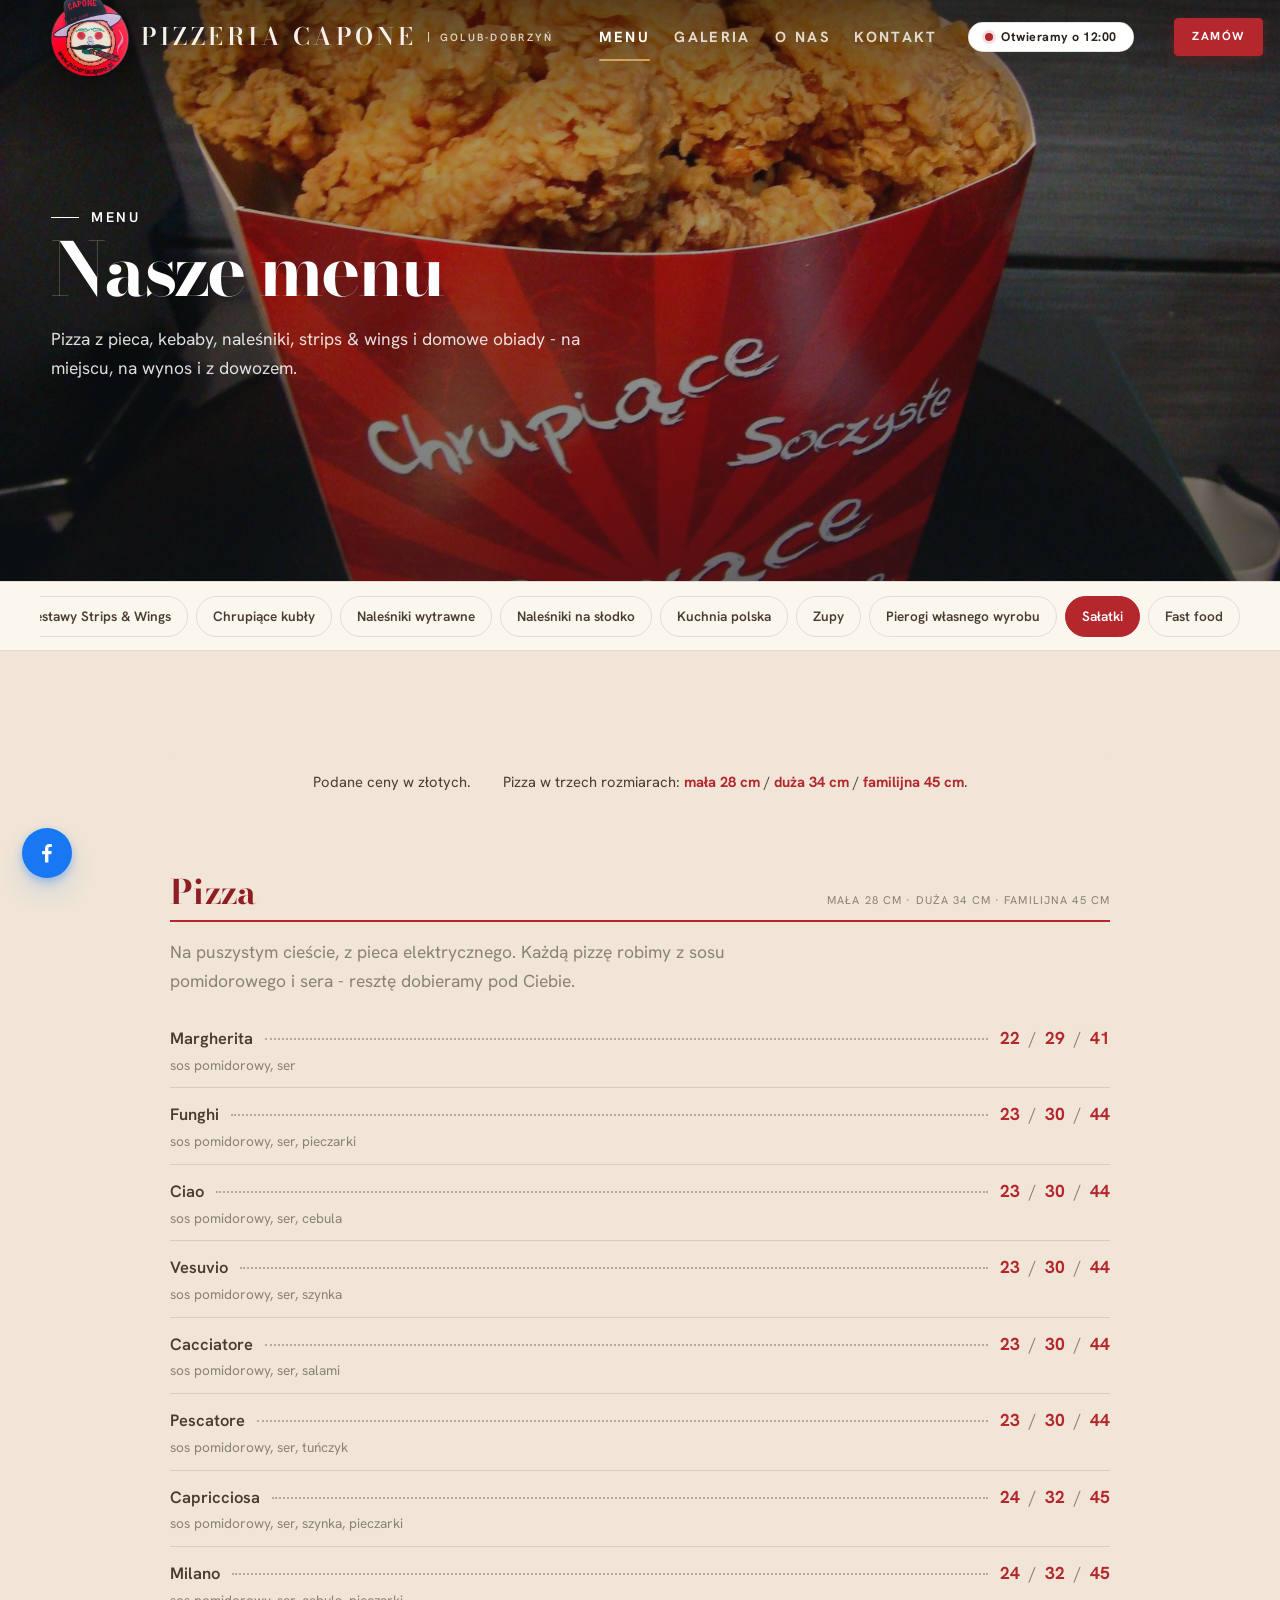
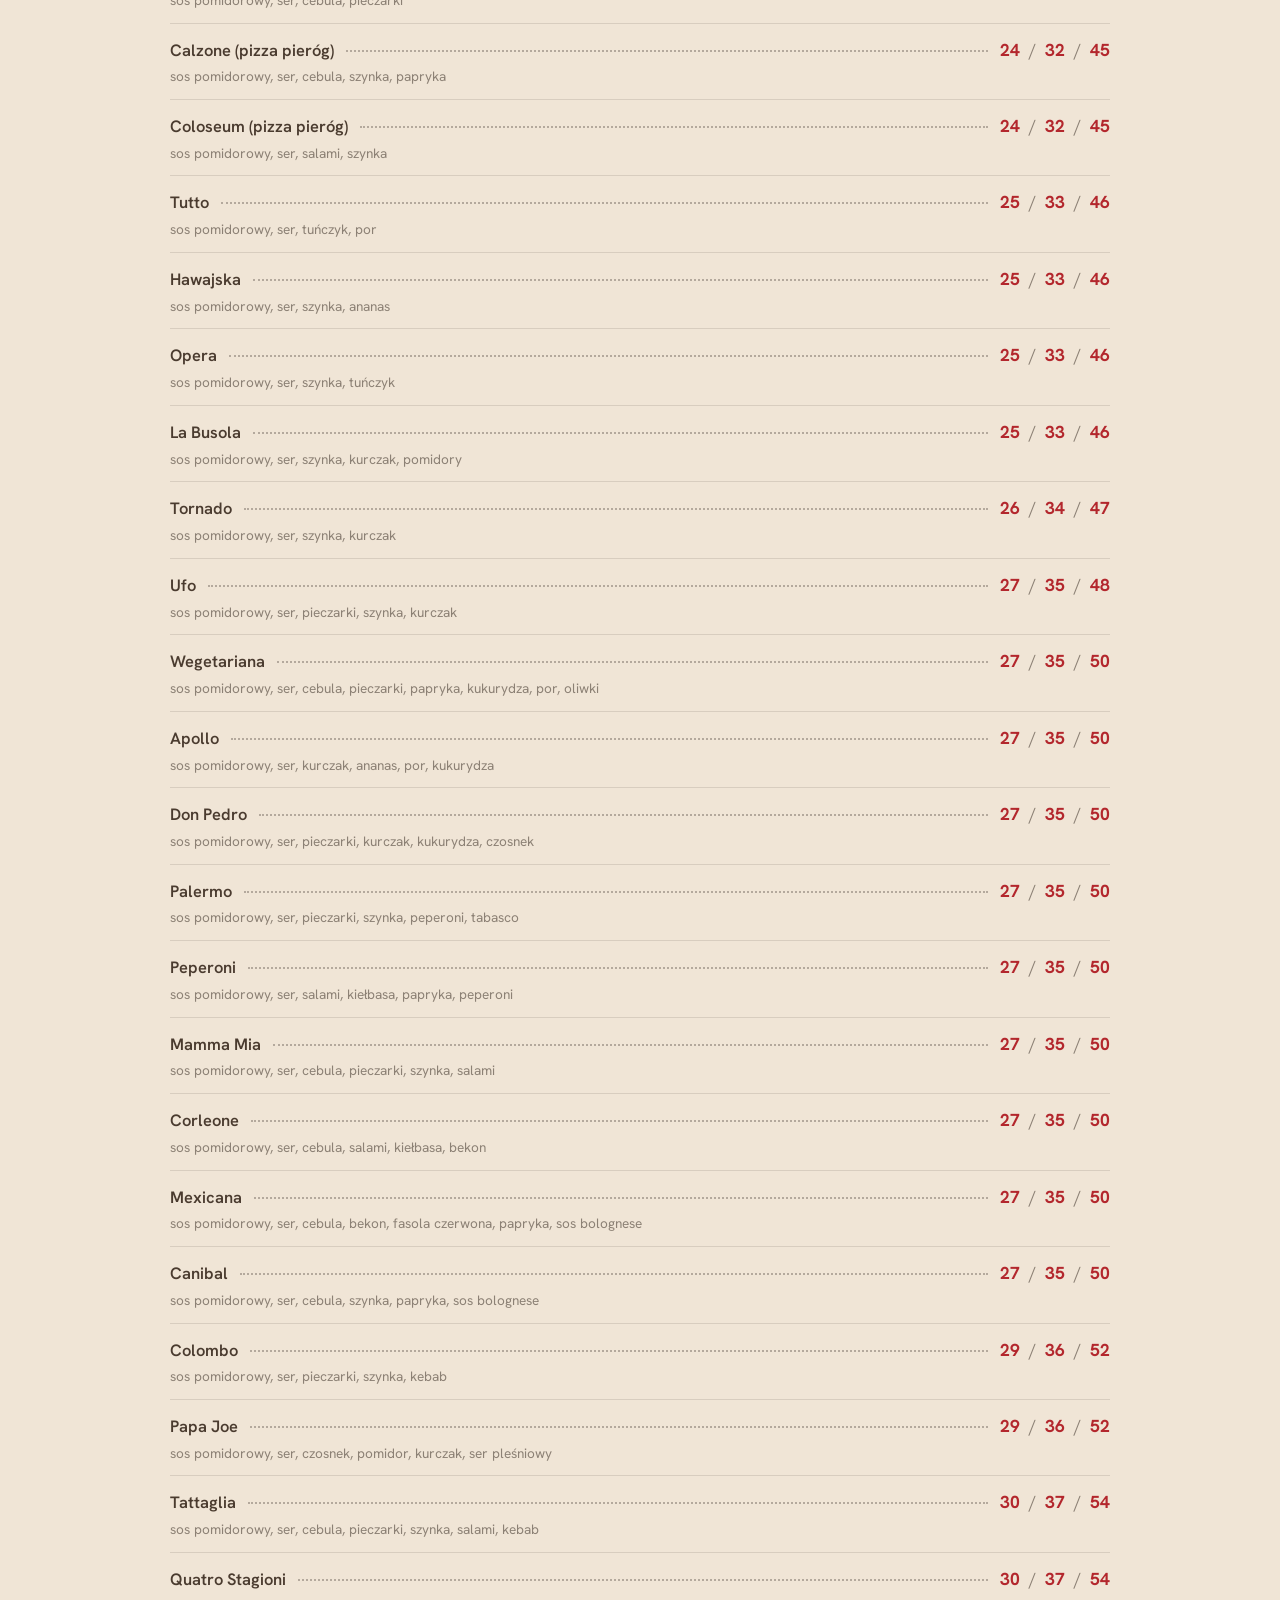
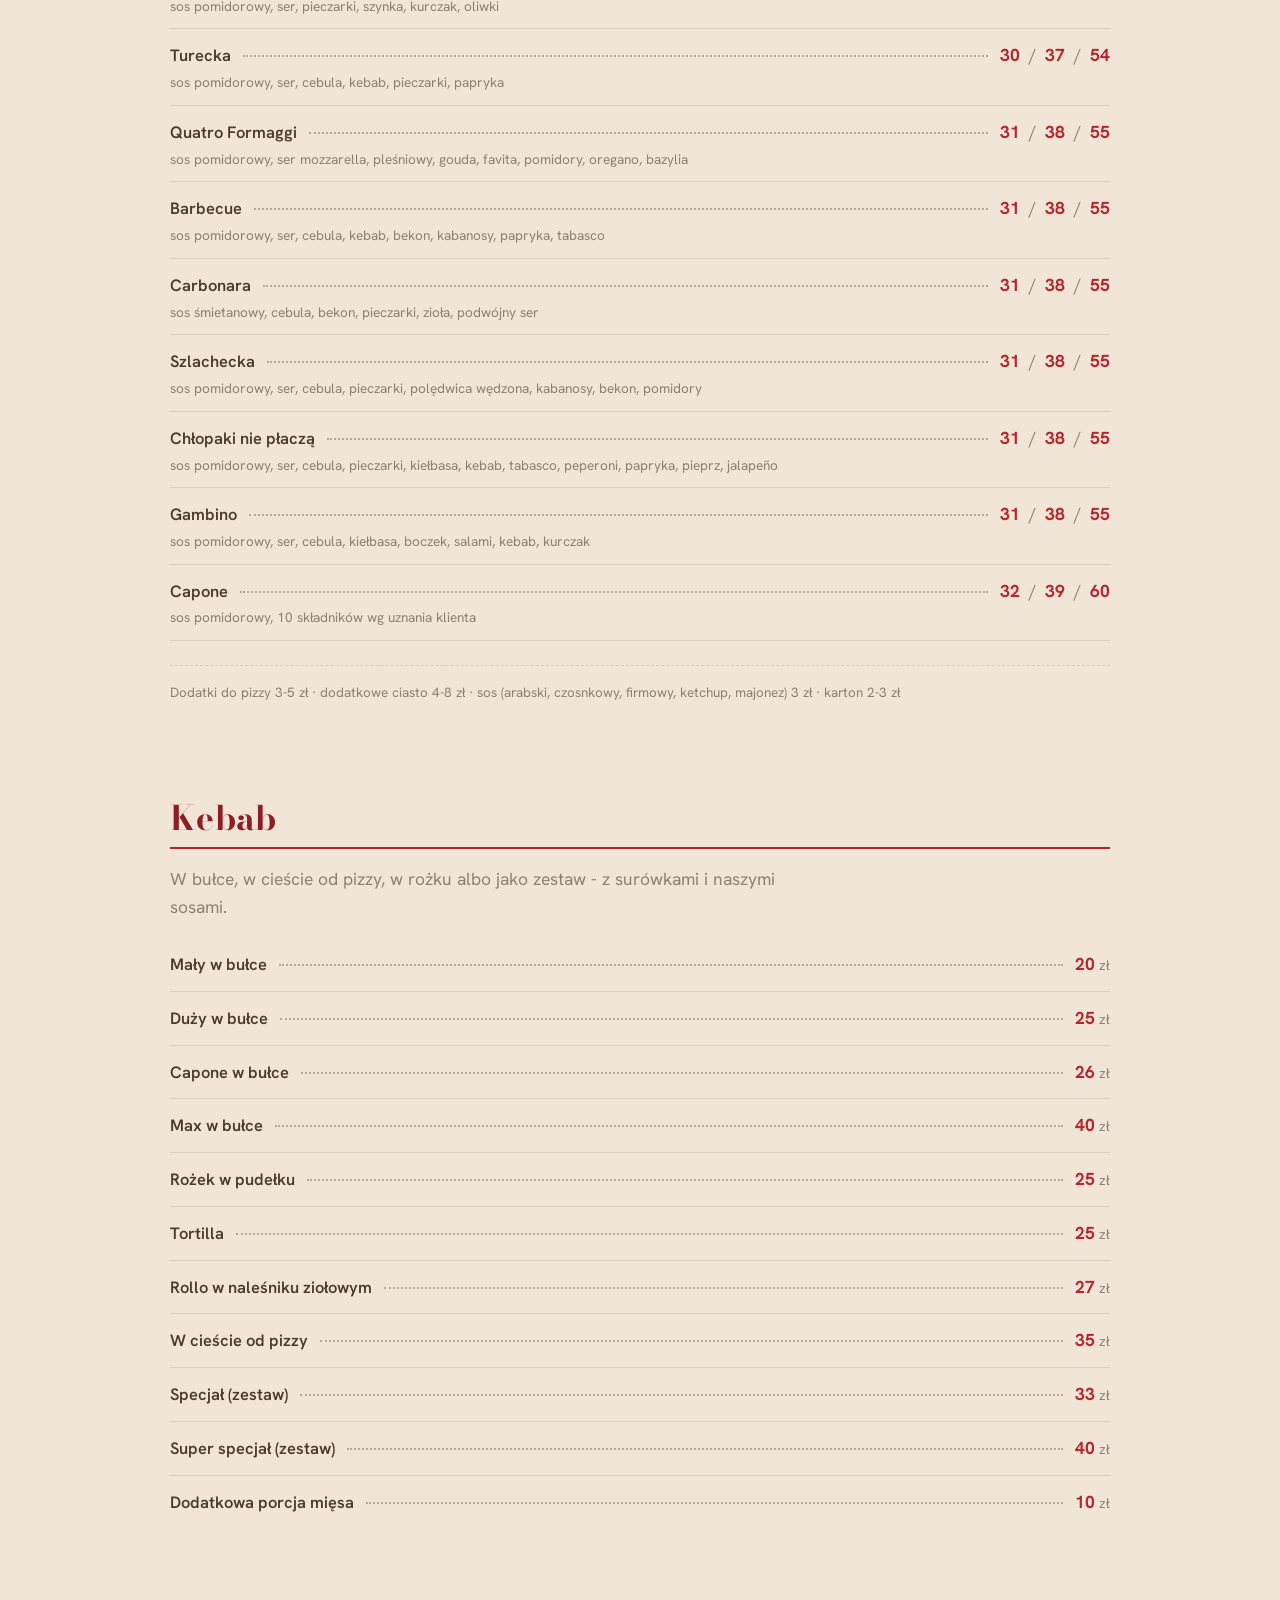
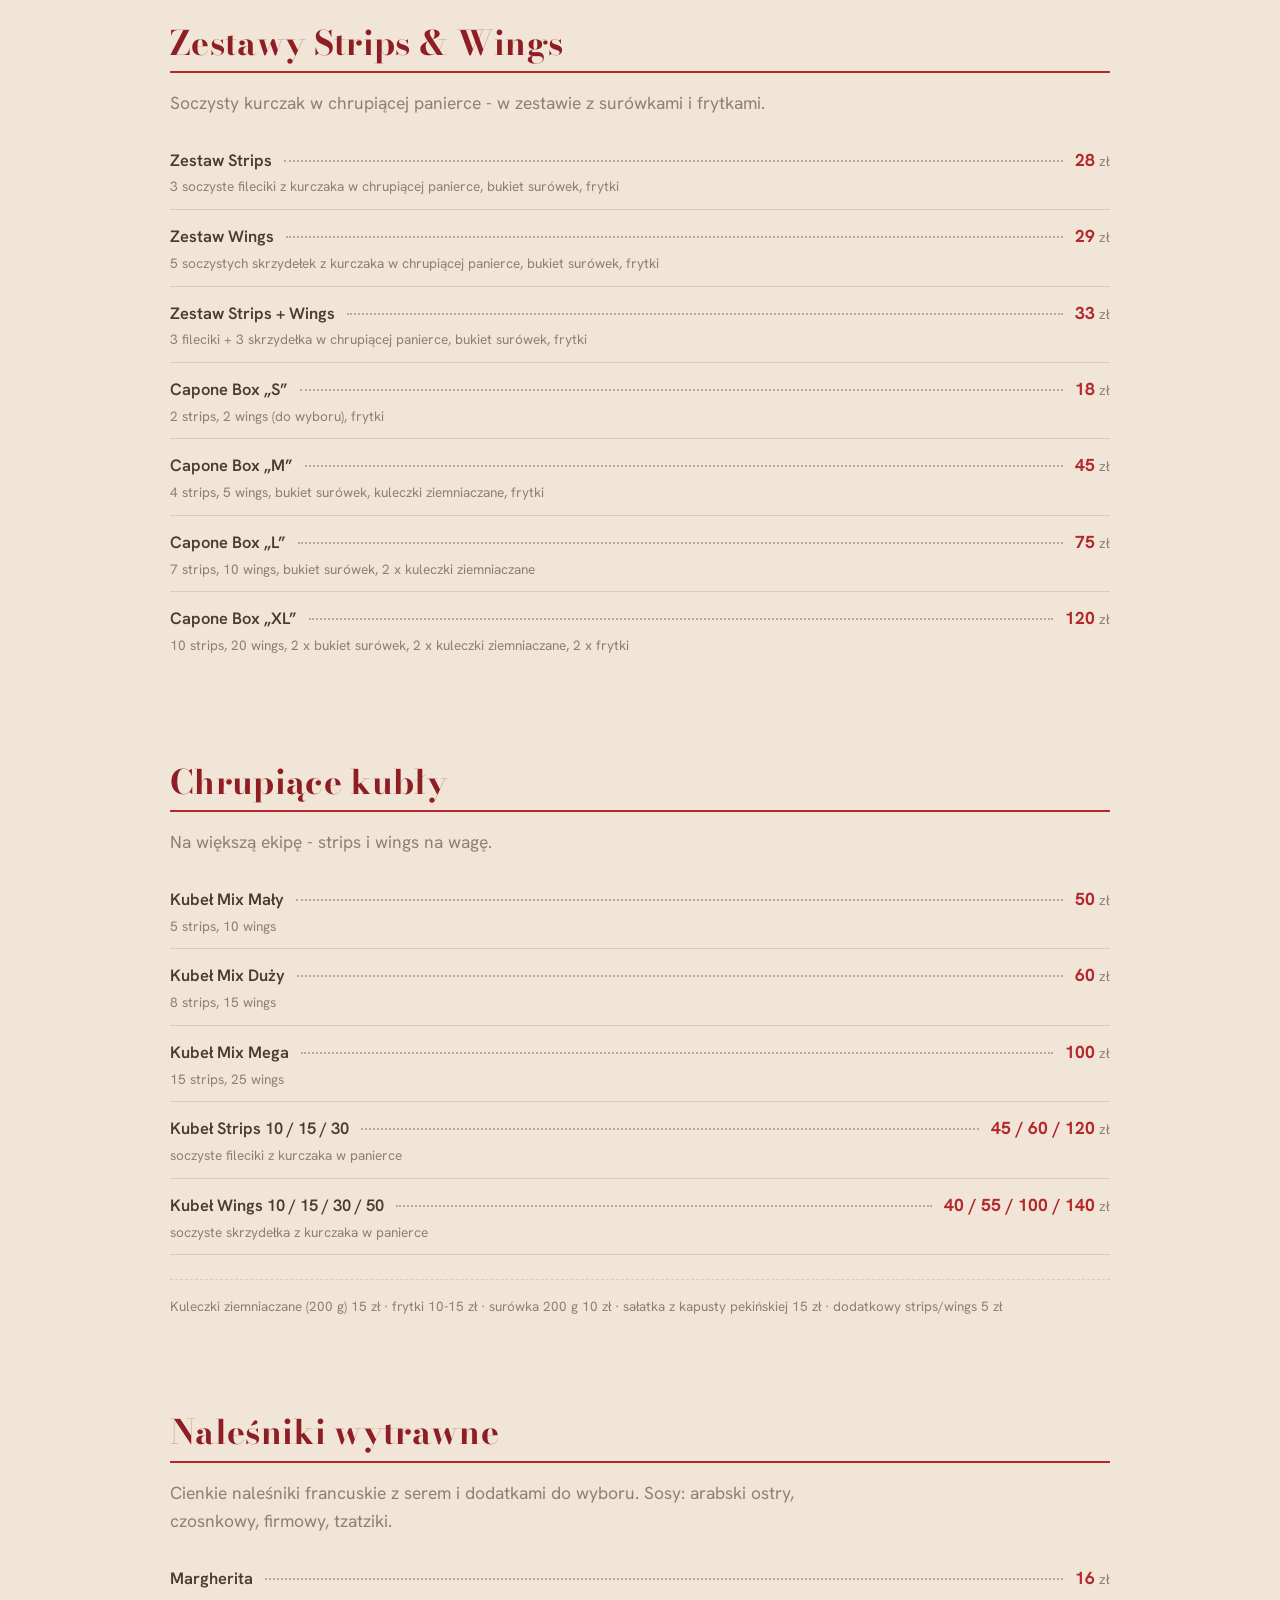
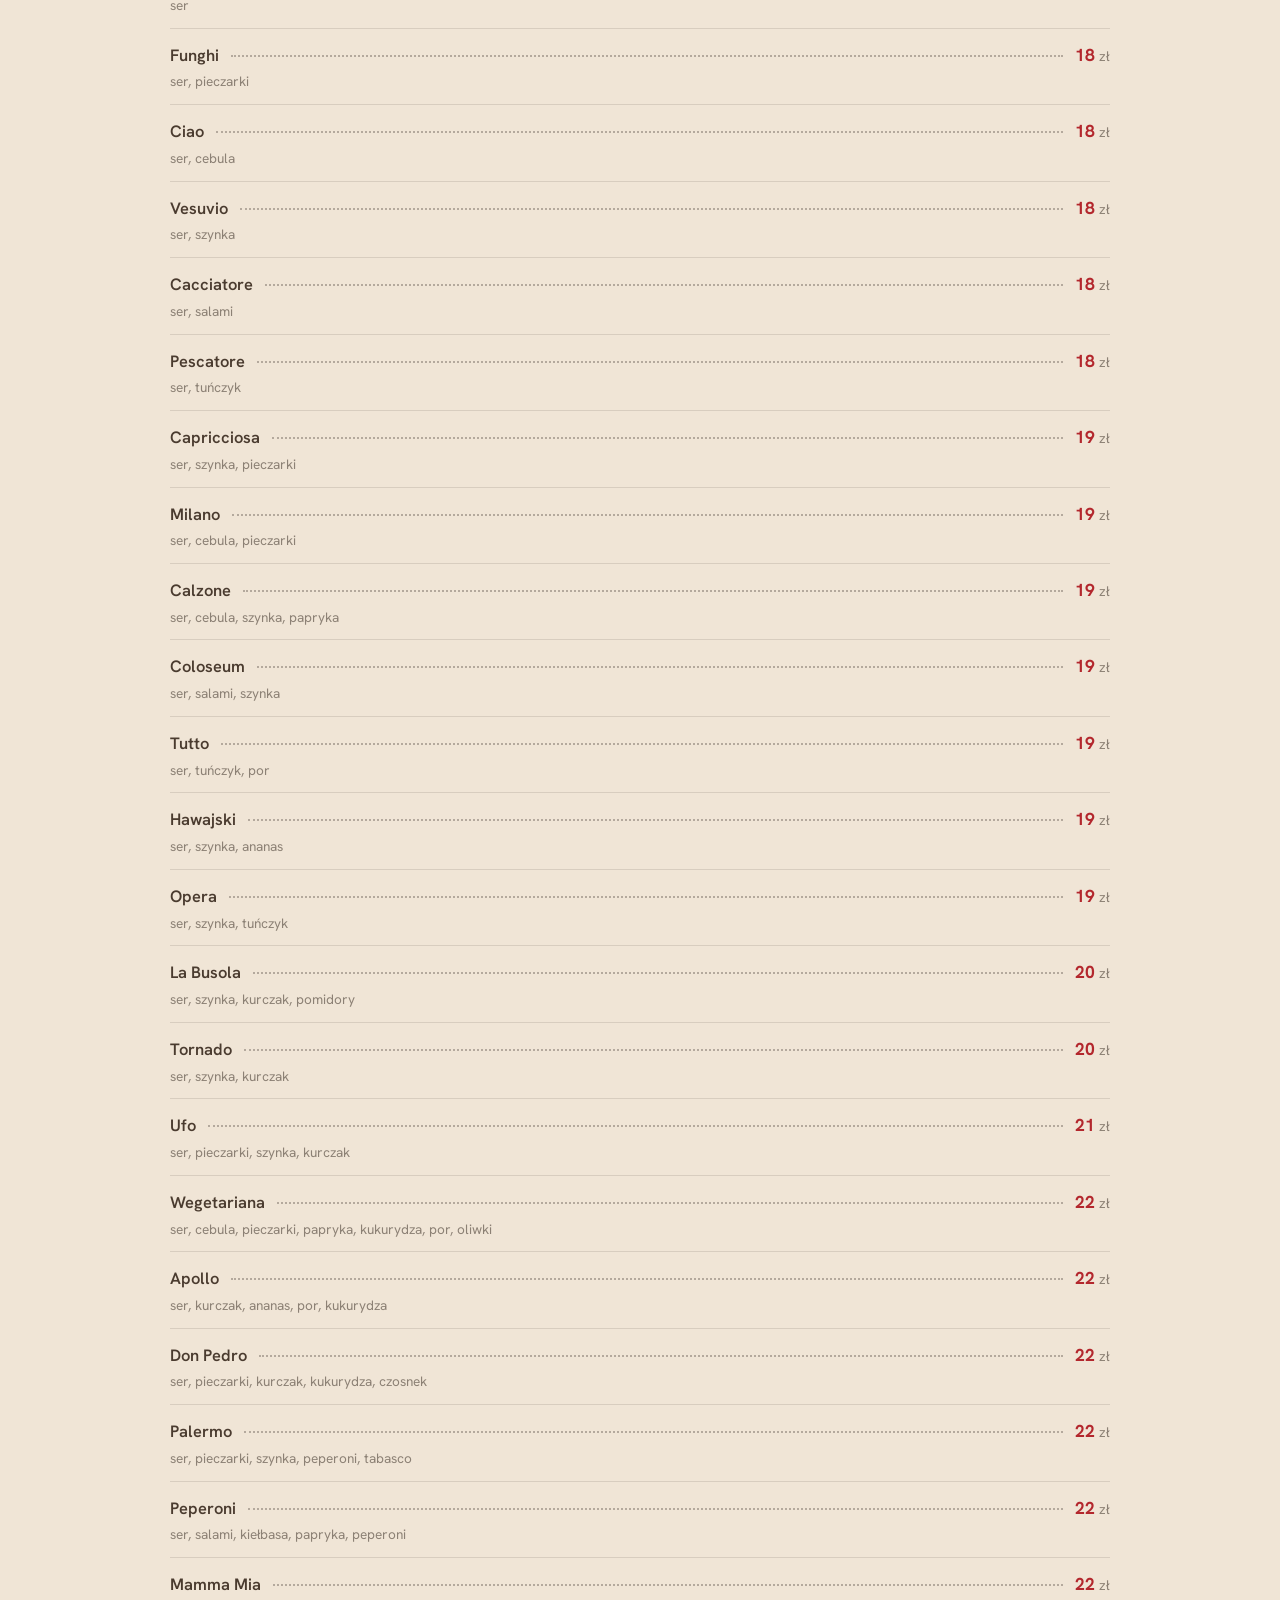
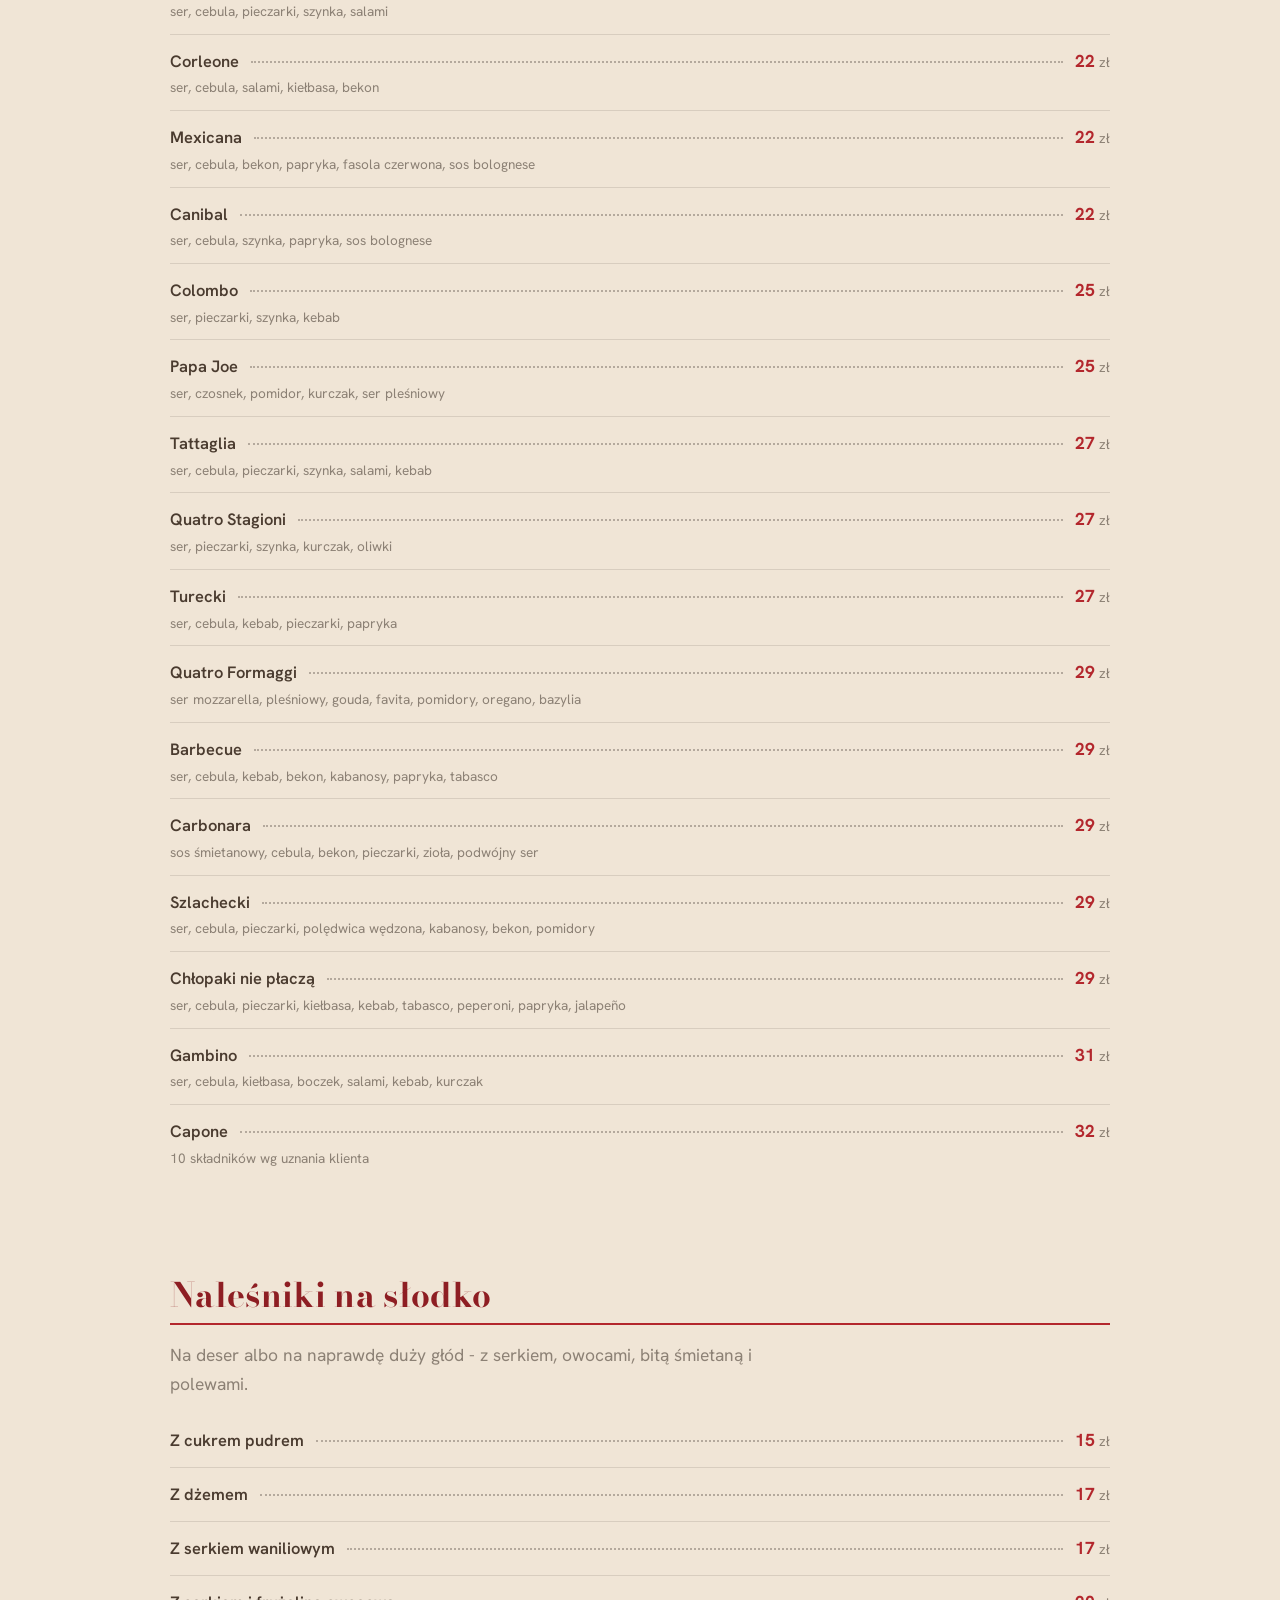
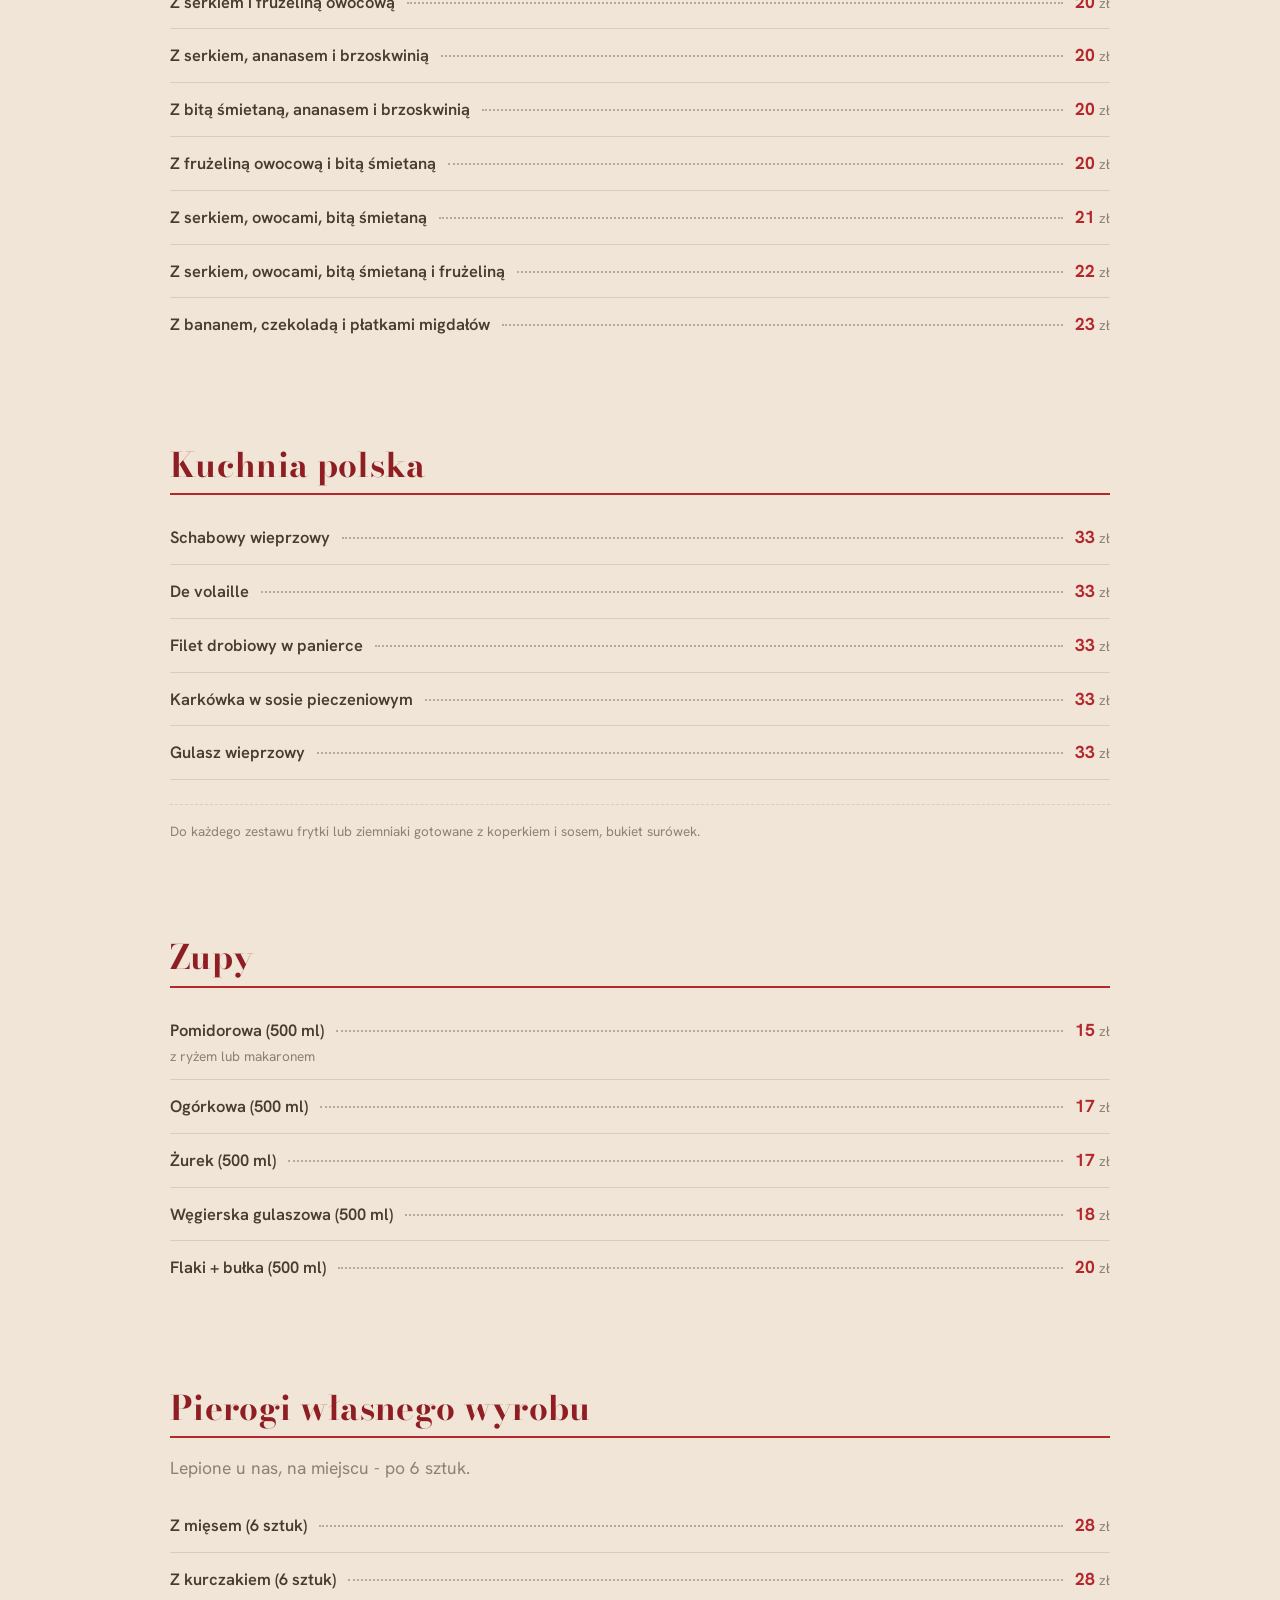
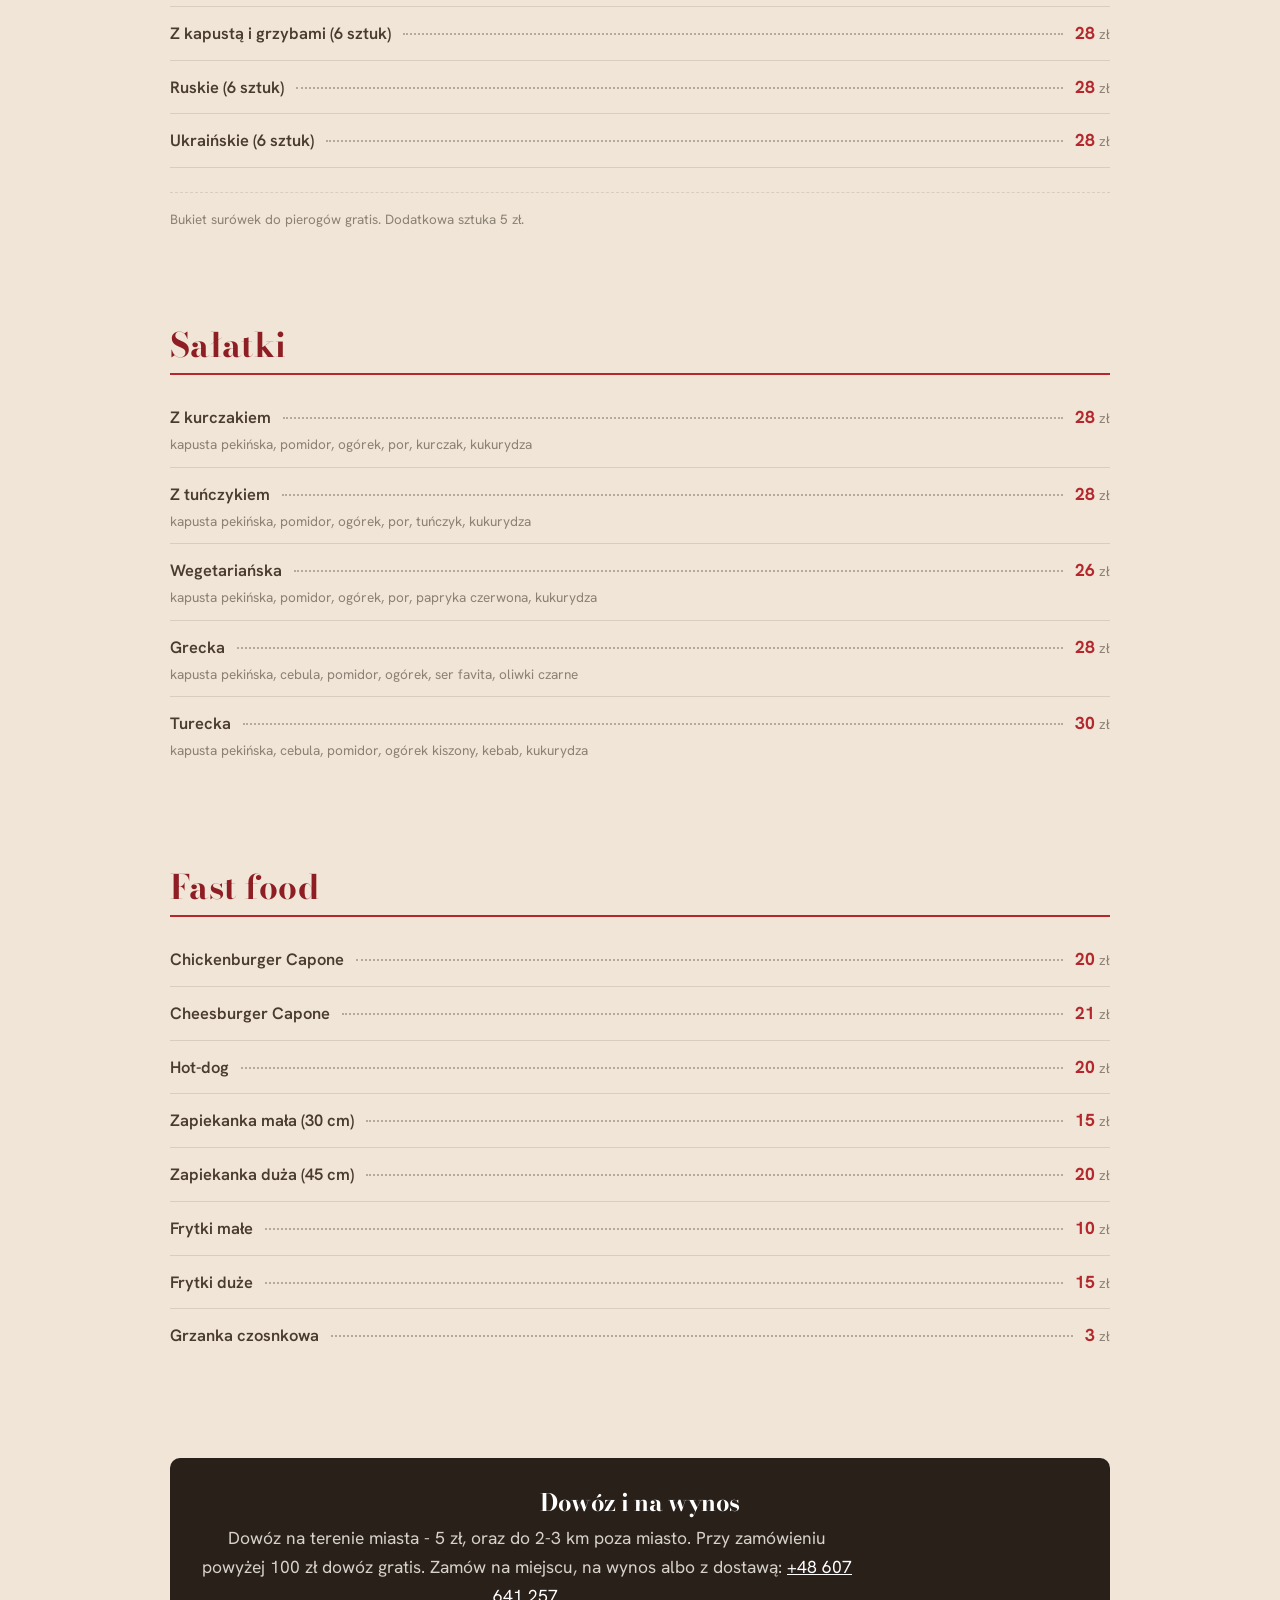
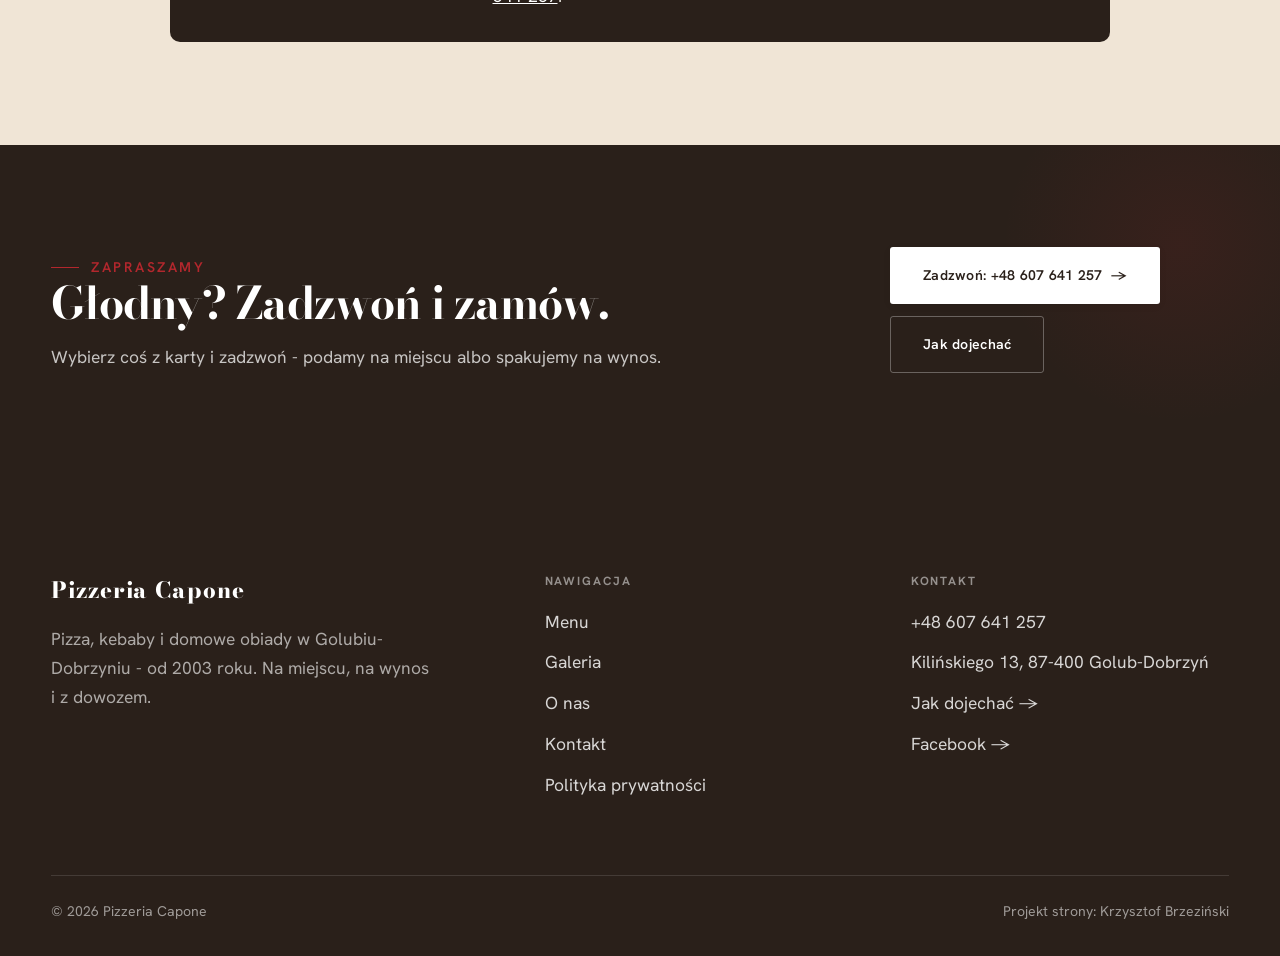
<file: oferta.html>
<!DOCTYPE html>
<html lang="pl">
<head>
<meta charset="UTF-8">
<meta name="viewport" content="width=device-width, initial-scale=1.0">
<title>Menu - Pizzeria Capone · Golub-Dobrzyń</title>
<meta name="description" content="Menu Pizzerii Capone: 37 pizz w trzech rozmiarach, kebaby, naleśniki, pierogi własnego wyrobu, domowe obiady i zestawy. Dowóz 5 zł w Golubiu-Dobrzyniu, gratis od 100 zł.">
<link rel="preconnect" href="https://fonts.googleapis.com">
<link rel="preconnect" href="https://fonts.gstatic.com" crossorigin>
<link href="https://fonts.googleapis.com/css2?family=Bodoni+Moda:wght@500;600;700&family=Hanken+Grotesk:wght@400;500;600&display=swap" rel="stylesheet">
<link rel="stylesheet" href="assets/styles.css">
<link rel="icon" type="image/png" href="img/favicon.png">
<link rel="apple-touch-icon" href="img/apple-touch-icon.png">
<link rel="canonical" href="https://pizzeriacapone.pl/oferta.html">
<meta property="og:type" content="website">
<meta property="og:site_name" content="Pizzeria Capone">
<meta property="og:locale" content="pl_PL">
<meta property="og:title" content="Menu - Pizzeria Capone · Golub-Dobrzyń">
<meta property="og:description" content="Menu Pizzerii Capone: 37 pizz w trzech rozmiarach, kebaby, naleśniki, pierogi własnego wyrobu, domowe obiady i zestawy. Dowóz 5 zł w Golubiu-Dobrzyniu, gratis od 100 zł.">
<meta property="og:url" content="https://pizzeriacapone.pl/oferta.html">
<meta property="og:image" content="https://pizzeriacapone.pl/img/hero-home.jpg">
</head>
<body>

<header class="nav">
  <div class="wrap nav-inner">
    <a class="brand brand-has-logo" href="index.html"><img class="brand-logo" src="img/logo.png" alt="Pizzeria Capone - logo"><span class="name">Pizzeria Capone</span><span class="sub">Golub-Dobrzyń</span></a>
    <nav class="nav-links">
      <a href="oferta.html" class="active">Menu</a>
      <a href="realizacje.html">Galeria</a>
      <a href="o-nas.html">O nas</a>
      <a href="kontakt.html">Kontakt</a>
      <span class="open-chip" hidden><span class="dot"></span><span class="oc-txt"></span></span><a href="tel:+48607641257" class="btn btn-accent">Zamów</a>
    </nav>
    <button class="nav-toggle" aria-label="Menu"><span></span><span></span><span></span></button>
  </div>
</header>

<section class="pagehead">
  <img src="img/hero-oferta.jpg" alt="Pizzeria Capone - kubełek chrupiących stripsów">
  <div class="wrap">
    <span class="eyebrow">Menu</span>
    <h1>Nasze menu</h1>
    <p>Pizza z pieca, kebaby, naleśniki, strips &amp; wings i domowe obiady - na miejscu, na wynos i z dowozem.</p>
  </div>
</section>
<nav class="mnav" aria-label="Kategorie menu"><div class="mnav-in"><a href="#pizza">Pizza</a><a href="#kebab">Kebab</a><a href="#zestawy-strips-amp-wings">Zestawy Strips & Wings</a><a href="#chrupiace-kuby">Chrupiące kubły</a><a href="#nalesniki-wytrawne">Naleśniki wytrawne</a><a href="#nalesniki-na-sodko">Naleśniki na słodko</a><a href="#kuchnia-polska">Kuchnia polska</a><a href="#zupy">Zupy</a><a href="#pierogi-wasnego-wyrobu">Pierogi własnego wyrobu</a><a href="#saatki">Sałatki</a><a href="#fast-food">Fast food</a></div></nav>
<section class="menu-sec">
  <div class="wrap">
    <div class="menu2">
      <div class="menu2-legend"><span>Podane ceny w złotych.</span><span>Pizza w trzech rozmiarach: <b>mała 28 cm</b> / <b>duża 34 cm</b> / <b>familijna 45 cm</b>.</span></div>
    <div class="menu2-block" id="pizza">
      <div class="menu2-head"><h3>Pizza</h3><div class="sz">mała 28 cm · duża 34 cm · familijna 45 cm</div></div>
      <p class="menu2-intro">Na puszystym cieście, z pieca elektrycznego. Każdą pizzę robimy z sosu pomidorowego i sera - resztę dobieramy pod Ciebie.</p>
      <div class="mitem mitem--pz"><div class="mn">Margherita</div><div class="mp mp-pz">22 <i>/</i> 29 <i>/</i> 41</div><div class="md">sos pomidorowy, ser</div></div>
      <div class="mitem mitem--pz"><div class="mn">Funghi</div><div class="mp mp-pz">23 <i>/</i> 30 <i>/</i> 44</div><div class="md">sos pomidorowy, ser, pieczarki</div></div>
      <div class="mitem mitem--pz"><div class="mn">Ciao</div><div class="mp mp-pz">23 <i>/</i> 30 <i>/</i> 44</div><div class="md">sos pomidorowy, ser, cebula</div></div>
      <div class="mitem mitem--pz"><div class="mn">Vesuvio</div><div class="mp mp-pz">23 <i>/</i> 30 <i>/</i> 44</div><div class="md">sos pomidorowy, ser, szynka</div></div>
      <div class="mitem mitem--pz"><div class="mn">Cacciatore</div><div class="mp mp-pz">23 <i>/</i> 30 <i>/</i> 44</div><div class="md">sos pomidorowy, ser, salami</div></div>
      <div class="mitem mitem--pz"><div class="mn">Pescatore</div><div class="mp mp-pz">23 <i>/</i> 30 <i>/</i> 44</div><div class="md">sos pomidorowy, ser, tuńczyk</div></div>
      <div class="mitem mitem--pz"><div class="mn">Capricciosa</div><div class="mp mp-pz">24 <i>/</i> 32 <i>/</i> 45</div><div class="md">sos pomidorowy, ser, szynka, pieczarki</div></div>
      <div class="mitem mitem--pz"><div class="mn">Milano</div><div class="mp mp-pz">24 <i>/</i> 32 <i>/</i> 45</div><div class="md">sos pomidorowy, ser, cebula, pieczarki</div></div>
      <div class="mitem mitem--pz"><div class="mn">Calzone (pizza pieróg)</div><div class="mp mp-pz">24 <i>/</i> 32 <i>/</i> 45</div><div class="md">sos pomidorowy, ser, cebula, szynka, papryka</div></div>
      <div class="mitem mitem--pz"><div class="mn">Coloseum (pizza pieróg)</div><div class="mp mp-pz">24 <i>/</i> 32 <i>/</i> 45</div><div class="md">sos pomidorowy, ser, salami, szynka</div></div>
      <div class="mitem mitem--pz"><div class="mn">Tutto</div><div class="mp mp-pz">25 <i>/</i> 33 <i>/</i> 46</div><div class="md">sos pomidorowy, ser, tuńczyk, por</div></div>
      <div class="mitem mitem--pz"><div class="mn">Hawajska</div><div class="mp mp-pz">25 <i>/</i> 33 <i>/</i> 46</div><div class="md">sos pomidorowy, ser, szynka, ananas</div></div>
      <div class="mitem mitem--pz"><div class="mn">Opera</div><div class="mp mp-pz">25 <i>/</i> 33 <i>/</i> 46</div><div class="md">sos pomidorowy, ser, szynka, tuńczyk</div></div>
      <div class="mitem mitem--pz"><div class="mn">La Busola</div><div class="mp mp-pz">25 <i>/</i> 33 <i>/</i> 46</div><div class="md">sos pomidorowy, ser, szynka, kurczak, pomidory</div></div>
      <div class="mitem mitem--pz"><div class="mn">Tornado</div><div class="mp mp-pz">26 <i>/</i> 34 <i>/</i> 47</div><div class="md">sos pomidorowy, ser, szynka, kurczak</div></div>
      <div class="mitem mitem--pz"><div class="mn">Ufo</div><div class="mp mp-pz">27 <i>/</i> 35 <i>/</i> 48</div><div class="md">sos pomidorowy, ser, pieczarki, szynka, kurczak</div></div>
      <div class="mitem mitem--pz"><div class="mn">Wegetariana</div><div class="mp mp-pz">27 <i>/</i> 35 <i>/</i> 50</div><div class="md">sos pomidorowy, ser, cebula, pieczarki, papryka, kukurydza, por, oliwki</div></div>
      <div class="mitem mitem--pz"><div class="mn">Apollo</div><div class="mp mp-pz">27 <i>/</i> 35 <i>/</i> 50</div><div class="md">sos pomidorowy, ser, kurczak, ananas, por, kukurydza</div></div>
      <div class="mitem mitem--pz"><div class="mn">Don Pedro</div><div class="mp mp-pz">27 <i>/</i> 35 <i>/</i> 50</div><div class="md">sos pomidorowy, ser, pieczarki, kurczak, kukurydza, czosnek</div></div>
      <div class="mitem mitem--pz"><div class="mn">Palermo</div><div class="mp mp-pz">27 <i>/</i> 35 <i>/</i> 50</div><div class="md">sos pomidorowy, ser, pieczarki, szynka, peperoni, tabasco</div></div>
      <div class="mitem mitem--pz"><div class="mn">Peperoni</div><div class="mp mp-pz">27 <i>/</i> 35 <i>/</i> 50</div><div class="md">sos pomidorowy, ser, salami, kiełbasa, papryka, peperoni</div></div>
      <div class="mitem mitem--pz"><div class="mn">Mamma Mia</div><div class="mp mp-pz">27 <i>/</i> 35 <i>/</i> 50</div><div class="md">sos pomidorowy, ser, cebula, pieczarki, szynka, salami</div></div>
      <div class="mitem mitem--pz"><div class="mn">Corleone</div><div class="mp mp-pz">27 <i>/</i> 35 <i>/</i> 50</div><div class="md">sos pomidorowy, ser, cebula, salami, kiełbasa, bekon</div></div>
      <div class="mitem mitem--pz"><div class="mn">Mexicana</div><div class="mp mp-pz">27 <i>/</i> 35 <i>/</i> 50</div><div class="md">sos pomidorowy, ser, cebula, bekon, fasola czerwona, papryka, sos bolognese</div></div>
      <div class="mitem mitem--pz"><div class="mn">Canibal</div><div class="mp mp-pz">27 <i>/</i> 35 <i>/</i> 50</div><div class="md">sos pomidorowy, ser, cebula, szynka, papryka, sos bolognese</div></div>
      <div class="mitem mitem--pz"><div class="mn">Colombo</div><div class="mp mp-pz">29 <i>/</i> 36 <i>/</i> 52</div><div class="md">sos pomidorowy, ser, pieczarki, szynka, kebab</div></div>
      <div class="mitem mitem--pz"><div class="mn">Papa Joe</div><div class="mp mp-pz">29 <i>/</i> 36 <i>/</i> 52</div><div class="md">sos pomidorowy, ser, czosnek, pomidor, kurczak, ser pleśniowy</div></div>
      <div class="mitem mitem--pz"><div class="mn">Tattaglia</div><div class="mp mp-pz">30 <i>/</i> 37 <i>/</i> 54</div><div class="md">sos pomidorowy, ser, cebula, pieczarki, szynka, salami, kebab</div></div>
      <div class="mitem mitem--pz"><div class="mn">Quatro Stagioni</div><div class="mp mp-pz">30 <i>/</i> 37 <i>/</i> 54</div><div class="md">sos pomidorowy, ser, pieczarki, szynka, kurczak, oliwki</div></div>
      <div class="mitem mitem--pz"><div class="mn">Turecka</div><div class="mp mp-pz">30 <i>/</i> 37 <i>/</i> 54</div><div class="md">sos pomidorowy, ser, cebula, kebab, pieczarki, papryka</div></div>
      <div class="mitem mitem--pz"><div class="mn">Quatro Formaggi</div><div class="mp mp-pz">31 <i>/</i> 38 <i>/</i> 55</div><div class="md">sos pomidorowy, ser mozzarella, pleśniowy, gouda, favita, pomidory, oregano, bazylia</div></div>
      <div class="mitem mitem--pz"><div class="mn">Barbecue</div><div class="mp mp-pz">31 <i>/</i> 38 <i>/</i> 55</div><div class="md">sos pomidorowy, ser, cebula, kebab, bekon, kabanosy, papryka, tabasco</div></div>
      <div class="mitem mitem--pz"><div class="mn">Carbonara</div><div class="mp mp-pz">31 <i>/</i> 38 <i>/</i> 55</div><div class="md">sos śmietanowy, cebula, bekon, pieczarki, zioła, podwójny ser</div></div>
      <div class="mitem mitem--pz"><div class="mn">Szlachecka</div><div class="mp mp-pz">31 <i>/</i> 38 <i>/</i> 55</div><div class="md">sos pomidorowy, ser, cebula, pieczarki, polędwica wędzona, kabanosy, bekon, pomidory</div></div>
      <div class="mitem mitem--pz"><div class="mn">Chłopaki nie płaczą</div><div class="mp mp-pz">31 <i>/</i> 38 <i>/</i> 55</div><div class="md">sos pomidorowy, ser, cebula, pieczarki, kiełbasa, kebab, tabasco, peperoni, papryka, pieprz, jalapeño</div></div>
      <div class="mitem mitem--pz"><div class="mn">Gambino</div><div class="mp mp-pz">31 <i>/</i> 38 <i>/</i> 55</div><div class="md">sos pomidorowy, ser, cebula, kiełbasa, boczek, salami, kebab, kurczak</div></div>
      <div class="mitem mitem--pz"><div class="mn">Capone</div><div class="mp mp-pz">32 <i>/</i> 39 <i>/</i> 60</div><div class="md">sos pomidorowy, 10 składników wg uznania klienta</div></div>
      <div class="mextras"><span>Dodatki do pizzy 3-5 zł · dodatkowe ciasto 4-8 zł · sos (arabski, czosnkowy, firmowy, ketchup, majonez) 3 zł · karton 2-3 zł</span></div>
    </div>
    <div class="menu2-block" id="kebab">
      <div class="menu2-head"><h3>Kebab</h3></div>
      <p class="menu2-intro">W bułce, w cieście od pizzy, w rożku albo jako zestaw - z surówkami i naszymi sosami.</p>
      <div class="mitem"><div class="mn">Mały w bułce</div><div class="mp">20<span style="font-weight:400;color:var(--muted);font-size:.8em"> zł</span></div></div>
      <div class="mitem"><div class="mn">Duży w bułce</div><div class="mp">25<span style="font-weight:400;color:var(--muted);font-size:.8em"> zł</span></div></div>
      <div class="mitem"><div class="mn">Capone w bułce</div><div class="mp">26<span style="font-weight:400;color:var(--muted);font-size:.8em"> zł</span></div></div>
      <div class="mitem"><div class="mn">Max w bułce</div><div class="mp">40<span style="font-weight:400;color:var(--muted);font-size:.8em"> zł</span></div></div>
      <div class="mitem"><div class="mn">Rożek w pudełku</div><div class="mp">25<span style="font-weight:400;color:var(--muted);font-size:.8em"> zł</span></div></div>
      <div class="mitem"><div class="mn">Tortilla</div><div class="mp">25<span style="font-weight:400;color:var(--muted);font-size:.8em"> zł</span></div></div>
      <div class="mitem"><div class="mn">Rollo w naleśniku ziołowym</div><div class="mp">27<span style="font-weight:400;color:var(--muted);font-size:.8em"> zł</span></div></div>
      <div class="mitem"><div class="mn">W cieście od pizzy</div><div class="mp">35<span style="font-weight:400;color:var(--muted);font-size:.8em"> zł</span></div></div>
      <div class="mitem"><div class="mn">Specjał (zestaw)</div><div class="mp">33<span style="font-weight:400;color:var(--muted);font-size:.8em"> zł</span></div></div>
      <div class="mitem"><div class="mn">Super specjał (zestaw)</div><div class="mp">40<span style="font-weight:400;color:var(--muted);font-size:.8em"> zł</span></div></div>
      <div class="mitem"><div class="mn">Dodatkowa porcja mięsa</div><div class="mp">10<span style="font-weight:400;color:var(--muted);font-size:.8em"> zł</span></div></div>
    </div>
    <div class="menu2-block" id="zestawy-strips-amp-wings">
      <div class="menu2-head"><h3>Zestawy Strips &amp; Wings</h3></div>
      <p class="menu2-intro">Soczysty kurczak w chrupiącej panierce - w zestawie z surówkami i frytkami.</p>
      <div class="mitem"><div class="mn">Zestaw Strips</div><div class="mp">28<span style="font-weight:400;color:var(--muted);font-size:.8em"> zł</span></div><div class="md">3 soczyste fileciki z kurczaka w chrupiącej panierce, bukiet surówek, frytki</div></div>
      <div class="mitem"><div class="mn">Zestaw Wings</div><div class="mp">29<span style="font-weight:400;color:var(--muted);font-size:.8em"> zł</span></div><div class="md">5 soczystych skrzydełek z kurczaka w chrupiącej panierce, bukiet surówek, frytki</div></div>
      <div class="mitem"><div class="mn">Zestaw Strips + Wings</div><div class="mp">33<span style="font-weight:400;color:var(--muted);font-size:.8em"> zł</span></div><div class="md">3 fileciki + 3 skrzydełka w chrupiącej panierce, bukiet surówek, frytki</div></div>
      <div class="mitem"><div class="mn">Capone Box „S”</div><div class="mp">18<span style="font-weight:400;color:var(--muted);font-size:.8em"> zł</span></div><div class="md">2 strips, 2 wings (do wyboru), frytki</div></div>
      <div class="mitem"><div class="mn">Capone Box „M”</div><div class="mp">45<span style="font-weight:400;color:var(--muted);font-size:.8em"> zł</span></div><div class="md">4 strips, 5 wings, bukiet surówek, kuleczki ziemniaczane, frytki</div></div>
      <div class="mitem"><div class="mn">Capone Box „L”</div><div class="mp">75<span style="font-weight:400;color:var(--muted);font-size:.8em"> zł</span></div><div class="md">7 strips, 10 wings, bukiet surówek, 2 x kuleczki ziemniaczane</div></div>
      <div class="mitem"><div class="mn">Capone Box „XL”</div><div class="mp">120<span style="font-weight:400;color:var(--muted);font-size:.8em"> zł</span></div><div class="md">10 strips, 20 wings, 2 x bukiet surówek, 2 x kuleczki ziemniaczane, 2 x frytki</div></div>
    </div>
    <div class="menu2-block" id="chrupiace-kuby">
      <div class="menu2-head"><h3>Chrupiące kubły</h3></div>
      <p class="menu2-intro">Na większą ekipę - strips i wings na wagę.</p>
      <div class="mitem"><div class="mn">Kubeł Mix Mały</div><div class="mp">50<span style="font-weight:400;color:var(--muted);font-size:.8em"> zł</span></div><div class="md">5 strips, 10 wings</div></div>
      <div class="mitem"><div class="mn">Kubeł Mix Duży</div><div class="mp">60<span style="font-weight:400;color:var(--muted);font-size:.8em"> zł</span></div><div class="md">8 strips, 15 wings</div></div>
      <div class="mitem"><div class="mn">Kubeł Mix Mega</div><div class="mp">100<span style="font-weight:400;color:var(--muted);font-size:.8em"> zł</span></div><div class="md">15 strips, 25 wings</div></div>
      <div class="mitem"><div class="mn">Kubeł Strips 10 / 15 / 30</div><div class="mp">45 / 60 / 120<span style="font-weight:400;color:var(--muted);font-size:.8em"> zł</span></div><div class="md">soczyste fileciki z kurczaka w panierce</div></div>
      <div class="mitem"><div class="mn">Kubeł Wings 10 / 15 / 30 / 50</div><div class="mp">40 / 55 / 100 / 140<span style="font-weight:400;color:var(--muted);font-size:.8em"> zł</span></div><div class="md">soczyste skrzydełka z kurczaka w panierce</div></div>
      <div class="mextras"><span>Kuleczki ziemniaczane (200 g) 15 zł · frytki 10-15 zł · surówka 200 g 10 zł · sałatka z kapusty pekińskiej 15 zł · dodatkowy strips/wings 5 zł</span></div>
    </div>
    <div class="menu2-block" id="nalesniki-wytrawne">
      <div class="menu2-head"><h3>Naleśniki wytrawne</h3></div>
      <p class="menu2-intro">Cienkie naleśniki francuskie z serem i dodatkami do wyboru. Sosy: arabski ostry, czosnkowy, firmowy, tzatziki.</p>
      <div class="mitem"><div class="mn">Margherita</div><div class="mp">16<span style="font-weight:400;color:var(--muted);font-size:.8em"> zł</span></div><div class="md">ser</div></div>
      <div class="mitem"><div class="mn">Funghi</div><div class="mp">18<span style="font-weight:400;color:var(--muted);font-size:.8em"> zł</span></div><div class="md">ser, pieczarki</div></div>
      <div class="mitem"><div class="mn">Ciao</div><div class="mp">18<span style="font-weight:400;color:var(--muted);font-size:.8em"> zł</span></div><div class="md">ser, cebula</div></div>
      <div class="mitem"><div class="mn">Vesuvio</div><div class="mp">18<span style="font-weight:400;color:var(--muted);font-size:.8em"> zł</span></div><div class="md">ser, szynka</div></div>
      <div class="mitem"><div class="mn">Cacciatore</div><div class="mp">18<span style="font-weight:400;color:var(--muted);font-size:.8em"> zł</span></div><div class="md">ser, salami</div></div>
      <div class="mitem"><div class="mn">Pescatore</div><div class="mp">18<span style="font-weight:400;color:var(--muted);font-size:.8em"> zł</span></div><div class="md">ser, tuńczyk</div></div>
      <div class="mitem"><div class="mn">Capricciosa</div><div class="mp">19<span style="font-weight:400;color:var(--muted);font-size:.8em"> zł</span></div><div class="md">ser, szynka, pieczarki</div></div>
      <div class="mitem"><div class="mn">Milano</div><div class="mp">19<span style="font-weight:400;color:var(--muted);font-size:.8em"> zł</span></div><div class="md">ser, cebula, pieczarki</div></div>
      <div class="mitem"><div class="mn">Calzone</div><div class="mp">19<span style="font-weight:400;color:var(--muted);font-size:.8em"> zł</span></div><div class="md">ser, cebula, szynka, papryka</div></div>
      <div class="mitem"><div class="mn">Coloseum</div><div class="mp">19<span style="font-weight:400;color:var(--muted);font-size:.8em"> zł</span></div><div class="md">ser, salami, szynka</div></div>
      <div class="mitem"><div class="mn">Tutto</div><div class="mp">19<span style="font-weight:400;color:var(--muted);font-size:.8em"> zł</span></div><div class="md">ser, tuńczyk, por</div></div>
      <div class="mitem"><div class="mn">Hawajski</div><div class="mp">19<span style="font-weight:400;color:var(--muted);font-size:.8em"> zł</span></div><div class="md">ser, szynka, ananas</div></div>
      <div class="mitem"><div class="mn">Opera</div><div class="mp">19<span style="font-weight:400;color:var(--muted);font-size:.8em"> zł</span></div><div class="md">ser, szynka, tuńczyk</div></div>
      <div class="mitem"><div class="mn">La Busola</div><div class="mp">20<span style="font-weight:400;color:var(--muted);font-size:.8em"> zł</span></div><div class="md">ser, szynka, kurczak, pomidory</div></div>
      <div class="mitem"><div class="mn">Tornado</div><div class="mp">20<span style="font-weight:400;color:var(--muted);font-size:.8em"> zł</span></div><div class="md">ser, szynka, kurczak</div></div>
      <div class="mitem"><div class="mn">Ufo</div><div class="mp">21<span style="font-weight:400;color:var(--muted);font-size:.8em"> zł</span></div><div class="md">ser, pieczarki, szynka, kurczak</div></div>
      <div class="mitem"><div class="mn">Wegetariana</div><div class="mp">22<span style="font-weight:400;color:var(--muted);font-size:.8em"> zł</span></div><div class="md">ser, cebula, pieczarki, papryka, kukurydza, por, oliwki</div></div>
      <div class="mitem"><div class="mn">Apollo</div><div class="mp">22<span style="font-weight:400;color:var(--muted);font-size:.8em"> zł</span></div><div class="md">ser, kurczak, ananas, por, kukurydza</div></div>
      <div class="mitem"><div class="mn">Don Pedro</div><div class="mp">22<span style="font-weight:400;color:var(--muted);font-size:.8em"> zł</span></div><div class="md">ser, pieczarki, kurczak, kukurydza, czosnek</div></div>
      <div class="mitem"><div class="mn">Palermo</div><div class="mp">22<span style="font-weight:400;color:var(--muted);font-size:.8em"> zł</span></div><div class="md">ser, pieczarki, szynka, peperoni, tabasco</div></div>
      <div class="mitem"><div class="mn">Peperoni</div><div class="mp">22<span style="font-weight:400;color:var(--muted);font-size:.8em"> zł</span></div><div class="md">ser, salami, kiełbasa, papryka, peperoni</div></div>
      <div class="mitem"><div class="mn">Mamma Mia</div><div class="mp">22<span style="font-weight:400;color:var(--muted);font-size:.8em"> zł</span></div><div class="md">ser, cebula, pieczarki, szynka, salami</div></div>
      <div class="mitem"><div class="mn">Corleone</div><div class="mp">22<span style="font-weight:400;color:var(--muted);font-size:.8em"> zł</span></div><div class="md">ser, cebula, salami, kiełbasa, bekon</div></div>
      <div class="mitem"><div class="mn">Mexicana</div><div class="mp">22<span style="font-weight:400;color:var(--muted);font-size:.8em"> zł</span></div><div class="md">ser, cebula, bekon, papryka, fasola czerwona, sos bolognese</div></div>
      <div class="mitem"><div class="mn">Canibal</div><div class="mp">22<span style="font-weight:400;color:var(--muted);font-size:.8em"> zł</span></div><div class="md">ser, cebula, szynka, papryka, sos bolognese</div></div>
      <div class="mitem"><div class="mn">Colombo</div><div class="mp">25<span style="font-weight:400;color:var(--muted);font-size:.8em"> zł</span></div><div class="md">ser, pieczarki, szynka, kebab</div></div>
      <div class="mitem"><div class="mn">Papa Joe</div><div class="mp">25<span style="font-weight:400;color:var(--muted);font-size:.8em"> zł</span></div><div class="md">ser, czosnek, pomidor, kurczak, ser pleśniowy</div></div>
      <div class="mitem"><div class="mn">Tattaglia</div><div class="mp">27<span style="font-weight:400;color:var(--muted);font-size:.8em"> zł</span></div><div class="md">ser, cebula, pieczarki, szynka, salami, kebab</div></div>
      <div class="mitem"><div class="mn">Quatro Stagioni</div><div class="mp">27<span style="font-weight:400;color:var(--muted);font-size:.8em"> zł</span></div><div class="md">ser, pieczarki, szynka, kurczak, oliwki</div></div>
      <div class="mitem"><div class="mn">Turecki</div><div class="mp">27<span style="font-weight:400;color:var(--muted);font-size:.8em"> zł</span></div><div class="md">ser, cebula, kebab, pieczarki, papryka</div></div>
      <div class="mitem"><div class="mn">Quatro Formaggi</div><div class="mp">29<span style="font-weight:400;color:var(--muted);font-size:.8em"> zł</span></div><div class="md">ser mozzarella, pleśniowy, gouda, favita, pomidory, oregano, bazylia</div></div>
      <div class="mitem"><div class="mn">Barbecue</div><div class="mp">29<span style="font-weight:400;color:var(--muted);font-size:.8em"> zł</span></div><div class="md">ser, cebula, kebab, bekon, kabanosy, papryka, tabasco</div></div>
      <div class="mitem"><div class="mn">Carbonara</div><div class="mp">29<span style="font-weight:400;color:var(--muted);font-size:.8em"> zł</span></div><div class="md">sos śmietanowy, cebula, bekon, pieczarki, zioła, podwójny ser</div></div>
      <div class="mitem"><div class="mn">Szlachecki</div><div class="mp">29<span style="font-weight:400;color:var(--muted);font-size:.8em"> zł</span></div><div class="md">ser, cebula, pieczarki, polędwica wędzona, kabanosy, bekon, pomidory</div></div>
      <div class="mitem"><div class="mn">Chłopaki nie płaczą</div><div class="mp">29<span style="font-weight:400;color:var(--muted);font-size:.8em"> zł</span></div><div class="md">ser, cebula, pieczarki, kiełbasa, kebab, tabasco, peperoni, papryka, jalapeño</div></div>
      <div class="mitem"><div class="mn">Gambino</div><div class="mp">31<span style="font-weight:400;color:var(--muted);font-size:.8em"> zł</span></div><div class="md">ser, cebula, kiełbasa, boczek, salami, kebab, kurczak</div></div>
      <div class="mitem"><div class="mn">Capone</div><div class="mp">32<span style="font-weight:400;color:var(--muted);font-size:.8em"> zł</span></div><div class="md">10 składników wg uznania klienta</div></div>
    </div>
    <div class="menu2-block" id="nalesniki-na-sodko">
      <div class="menu2-head"><h3>Naleśniki na słodko</h3></div>
      <p class="menu2-intro">Na deser albo na naprawdę duży głód - z serkiem, owocami, bitą śmietaną i polewami.</p>
      <div class="mitem"><div class="mn">Z cukrem pudrem</div><div class="mp">15<span style="font-weight:400;color:var(--muted);font-size:.8em"> zł</span></div></div>
      <div class="mitem"><div class="mn">Z dżemem</div><div class="mp">17<span style="font-weight:400;color:var(--muted);font-size:.8em"> zł</span></div></div>
      <div class="mitem"><div class="mn">Z serkiem waniliowym</div><div class="mp">17<span style="font-weight:400;color:var(--muted);font-size:.8em"> zł</span></div></div>
      <div class="mitem"><div class="mn">Z serkiem i frużeliną owocową</div><div class="mp">20<span style="font-weight:400;color:var(--muted);font-size:.8em"> zł</span></div></div>
      <div class="mitem"><div class="mn">Z serkiem, ananasem i brzoskwinią</div><div class="mp">20<span style="font-weight:400;color:var(--muted);font-size:.8em"> zł</span></div></div>
      <div class="mitem"><div class="mn">Z bitą śmietaną, ananasem i brzoskwinią</div><div class="mp">20<span style="font-weight:400;color:var(--muted);font-size:.8em"> zł</span></div></div>
      <div class="mitem"><div class="mn">Z frużeliną owocową i bitą śmietaną</div><div class="mp">20<span style="font-weight:400;color:var(--muted);font-size:.8em"> zł</span></div></div>
      <div class="mitem"><div class="mn">Z serkiem, owocami, bitą śmietaną</div><div class="mp">21<span style="font-weight:400;color:var(--muted);font-size:.8em"> zł</span></div></div>
      <div class="mitem"><div class="mn">Z serkiem, owocami, bitą śmietaną i frużeliną</div><div class="mp">22<span style="font-weight:400;color:var(--muted);font-size:.8em"> zł</span></div></div>
      <div class="mitem"><div class="mn">Z bananem, czekoladą i płatkami migdałów</div><div class="mp">23<span style="font-weight:400;color:var(--muted);font-size:.8em"> zł</span></div></div>
    </div>
    <div class="menu2-block" id="kuchnia-polska">
      <div class="menu2-head"><h3>Kuchnia polska</h3></div>
      <div class="mitem"><div class="mn">Schabowy wieprzowy</div><div class="mp">33<span style="font-weight:400;color:var(--muted);font-size:.8em"> zł</span></div></div>
      <div class="mitem"><div class="mn">De volaille</div><div class="mp">33<span style="font-weight:400;color:var(--muted);font-size:.8em"> zł</span></div></div>
      <div class="mitem"><div class="mn">Filet drobiowy w panierce</div><div class="mp">33<span style="font-weight:400;color:var(--muted);font-size:.8em"> zł</span></div></div>
      <div class="mitem"><div class="mn">Karkówka w sosie pieczeniowym</div><div class="mp">33<span style="font-weight:400;color:var(--muted);font-size:.8em"> zł</span></div></div>
      <div class="mitem"><div class="mn">Gulasz wieprzowy</div><div class="mp">33<span style="font-weight:400;color:var(--muted);font-size:.8em"> zł</span></div></div>
      <div class="mextras"><span>Do każdego zestawu frytki lub ziemniaki gotowane z koperkiem i sosem, bukiet surówek.</span></div>
    </div>
    <div class="menu2-block" id="zupy">
      <div class="menu2-head"><h3>Zupy</h3></div>
      <div class="mitem"><div class="mn">Pomidorowa (500 ml)</div><div class="mp">15<span style="font-weight:400;color:var(--muted);font-size:.8em"> zł</span></div><div class="md">z ryżem lub makaronem</div></div>
      <div class="mitem"><div class="mn">Ogórkowa (500 ml)</div><div class="mp">17<span style="font-weight:400;color:var(--muted);font-size:.8em"> zł</span></div></div>
      <div class="mitem"><div class="mn">Żurek (500 ml)</div><div class="mp">17<span style="font-weight:400;color:var(--muted);font-size:.8em"> zł</span></div></div>
      <div class="mitem"><div class="mn">Węgierska gulaszowa (500 ml)</div><div class="mp">18<span style="font-weight:400;color:var(--muted);font-size:.8em"> zł</span></div></div>
      <div class="mitem"><div class="mn">Flaki + bułka (500 ml)</div><div class="mp">20<span style="font-weight:400;color:var(--muted);font-size:.8em"> zł</span></div></div>
    </div>
    <div class="menu2-block" id="pierogi-wasnego-wyrobu">
      <div class="menu2-head"><h3>Pierogi własnego wyrobu</h3></div>
      <p class="menu2-intro">Lepione u nas, na miejscu - po 6 sztuk.</p>
      <div class="mitem"><div class="mn">Z mięsem (6 sztuk)</div><div class="mp">28<span style="font-weight:400;color:var(--muted);font-size:.8em"> zł</span></div></div>
      <div class="mitem"><div class="mn">Z kurczakiem (6 sztuk)</div><div class="mp">28<span style="font-weight:400;color:var(--muted);font-size:.8em"> zł</span></div></div>
      <div class="mitem"><div class="mn">Z kapustą i grzybami (6 sztuk)</div><div class="mp">28<span style="font-weight:400;color:var(--muted);font-size:.8em"> zł</span></div></div>
      <div class="mitem"><div class="mn">Ruskie (6 sztuk)</div><div class="mp">28<span style="font-weight:400;color:var(--muted);font-size:.8em"> zł</span></div></div>
      <div class="mitem"><div class="mn">Ukraińskie (6 sztuk)</div><div class="mp">28<span style="font-weight:400;color:var(--muted);font-size:.8em"> zł</span></div></div>
      <div class="mextras"><span>Bukiet surówek do pierogów gratis. Dodatkowa sztuka 5 zł.</span></div>
    </div>
    <div class="menu2-block" id="saatki">
      <div class="menu2-head"><h3>Sałatki</h3></div>
      <div class="mitem"><div class="mn">Z kurczakiem</div><div class="mp">28<span style="font-weight:400;color:var(--muted);font-size:.8em"> zł</span></div><div class="md">kapusta pekińska, pomidor, ogórek, por, kurczak, kukurydza</div></div>
      <div class="mitem"><div class="mn">Z tuńczykiem</div><div class="mp">28<span style="font-weight:400;color:var(--muted);font-size:.8em"> zł</span></div><div class="md">kapusta pekińska, pomidor, ogórek, por, tuńczyk, kukurydza</div></div>
      <div class="mitem"><div class="mn">Wegetariańska</div><div class="mp">26<span style="font-weight:400;color:var(--muted);font-size:.8em"> zł</span></div><div class="md">kapusta pekińska, pomidor, ogórek, por, papryka czerwona, kukurydza</div></div>
      <div class="mitem"><div class="mn">Grecka</div><div class="mp">28<span style="font-weight:400;color:var(--muted);font-size:.8em"> zł</span></div><div class="md">kapusta pekińska, cebula, pomidor, ogórek, ser favita, oliwki czarne</div></div>
      <div class="mitem"><div class="mn">Turecka</div><div class="mp">30<span style="font-weight:400;color:var(--muted);font-size:.8em"> zł</span></div><div class="md">kapusta pekińska, cebula, pomidor, ogórek kiszony, kebab, kukurydza</div></div>
    </div>
    <div class="menu2-block" id="fast-food">
      <div class="menu2-head"><h3>Fast food</h3></div>
      <div class="mitem"><div class="mn">Chickenburger Capone</div><div class="mp">20<span style="font-weight:400;color:var(--muted);font-size:.8em"> zł</span></div></div>
      <div class="mitem"><div class="mn">Cheesburger Capone</div><div class="mp">21<span style="font-weight:400;color:var(--muted);font-size:.8em"> zł</span></div></div>
      <div class="mitem"><div class="mn">Hot-dog</div><div class="mp">20<span style="font-weight:400;color:var(--muted);font-size:.8em"> zł</span></div></div>
      <div class="mitem"><div class="mn">Zapiekanka mała (30 cm)</div><div class="mp">15<span style="font-weight:400;color:var(--muted);font-size:.8em"> zł</span></div></div>
      <div class="mitem"><div class="mn">Zapiekanka duża (45 cm)</div><div class="mp">20<span style="font-weight:400;color:var(--muted);font-size:.8em"> zł</span></div></div>
      <div class="mitem"><div class="mn">Frytki małe</div><div class="mp">10<span style="font-weight:400;color:var(--muted);font-size:.8em"> zł</span></div></div>
      <div class="mitem"><div class="mn">Frytki duże</div><div class="mp">15<span style="font-weight:400;color:var(--muted);font-size:.8em"> zł</span></div></div>
      <div class="mitem"><div class="mn">Grzanka czosnkowa</div><div class="mp">3<span style="font-weight:400;color:var(--muted);font-size:.8em"> zł</span></div></div>
    </div>
      <div class="menu2-dowoz">
        <h3>Dowóz i na wynos</h3>
        <p>Dowóz na terenie miasta - 5 zł, oraz do 2-3 km poza miasto. Przy zamówieniu powyżej 100 zł dowóz gratis. Zamów na miejscu, na wynos albo z dostawą: <a href="tel:+48607641257" style="color:#fff;text-decoration:underline">+48 607 641 257</a>.</p>
      </div>
    </div>
  </div>
</section>
<section class="cta">
  <div class="wrap">
    <div class="reveal">
      <span class="eyebrow">Zapraszamy</span>
      <h2>Głodny? Zadzwoń i zamów.</h2>
      <p>Wybierz coś z karty i zadzwoń - podamy na miejscu albo spakujemy na wynos.</p>
    </div>
    <div class="cta-actions reveal">
      <a href="tel:+48607641257" class="btn btn-light">Zadzwoń: +48 607 641 257 <span class="arr">→</span></a>
      <a href="https://maps.google.com/?cid=8520244853680919772" target="_blank" rel="noopener" class="btn btn-ghost" style="color:#fff;border-color:rgba(255,255,255,.3)">Jak dojechać</a>
    </div>
  </div>
</section>

<footer>
  <div class="wrap">
    <div class="foot-grid">
      <div class="foot-brand">
        <div class="name">Pizzeria Capone</div>
        <p>Pizza, kebaby i domowe obiady w Golubiu-Dobrzyniu - od 2003 roku. Na miejscu, na wynos i z dowozem.</p>
      </div>
      <div class="foot-col">
        <h4>Nawigacja</h4>
        <a href="oferta.html">Menu</a>
        <a href="realizacje.html">Galeria</a>
        <a href="o-nas.html">O nas</a>
        <a href="kontakt.html">Kontakt</a>
        <a href="polityka-prywatnosci.html">Polityka prywatności</a>
      </div>
      <div class="foot-col">
        <h4>Kontakt</h4>
        <a href="tel:+48607641257">+48 607 641 257</a>
        <p>Kilińskiego 13, 87-400 Golub-Dobrzyń</p>
        <a href="https://maps.google.com/?cid=8520244853680919772" target="_blank" rel="noopener">Jak dojechać →</a>
        <a class="foot-fb" href="https://www.facebook.com/p/Pizzeria-Capone-100063553814642/" target="_blank" rel="noopener">Facebook →</a>
      </div>
    </div>
    <div class="foot-bot">
      <span>© 2026 Pizzeria Capone</span>
      <span>Projekt strony: Krzysztof Brzeziński</span>
    </div>
  </div>
</footer>
<div class="sticky-reserve"><a class="sr-fb" href="https://www.facebook.com/p/Pizzeria-Capone-100063553814642/" target="_blank" rel="noopener" aria-label="Facebook - Pizzeria Capone"><svg width="20" height="20" viewBox="0 0 24 24" fill="currentColor" aria-hidden="true"><path d="M22 12a10 10 0 1 0-11.6 9.9v-7H7.9V12h2.5V9.8c0-2.5 1.5-3.9 3.8-3.9 1.1 0 2.2.2 2.2.2v2.5h-1.2c-1.2 0-1.6.8-1.6 1.6V12h2.7l-.4 2.9h-2.3v7A10 10 0 0 0 22 12z"/></svg></a><a class="sr-book" href="tel:+48607641257">Zadzwoń i zamów</a><a class="sr-call" href="tel:+48607641257" aria-label="Zadzwoń"><svg class="ico-tel" width="16" height="16" viewBox="0 0 24 24" fill="none" aria-hidden="true"><path d="M6.6 10.8a15.5 15.5 0 0 0 6.6 6.6l2.2-2.2a1 1 0 0 1 1-.24 11.4 11.4 0 0 0 3.6.58 1 1 0 0 1 1 1V20a1 1 0 0 1-1 1A17 17 0 0 1 3 4a1 1 0 0 1 1-1h3.5a1 1 0 0 1 1 1c0 1.25.2 2.46.58 3.6a1 1 0 0 1-.25 1l-2.23 2.2Z" fill="currentColor"/></svg></a></div>

<script src="assets/main.js"></script>
<a class="fb-float" href="https://www.facebook.com/p/Pizzeria-Capone-100063553814642/" target="_blank" rel="noopener" aria-label="Facebook - Pizzeria Capone"><svg width="24" height="24" viewBox="0 0 24 24" fill="currentColor" aria-hidden="true"><path d="M13.4 21.5v-8.3h2.9l.4-3.3h-3.3V7.6c0-1 .3-1.6 1.7-1.6h1.7V3.1c-.3 0-1.3-.1-2.5-.1-2.6 0-4.3 1.6-4.3 4.4v2.5H7.1v3.3H10v8.3h3.4z"/></svg><span class="fb-tip">Znajdź nas na Facebooku</span></a>
</body>
</html>
</file>
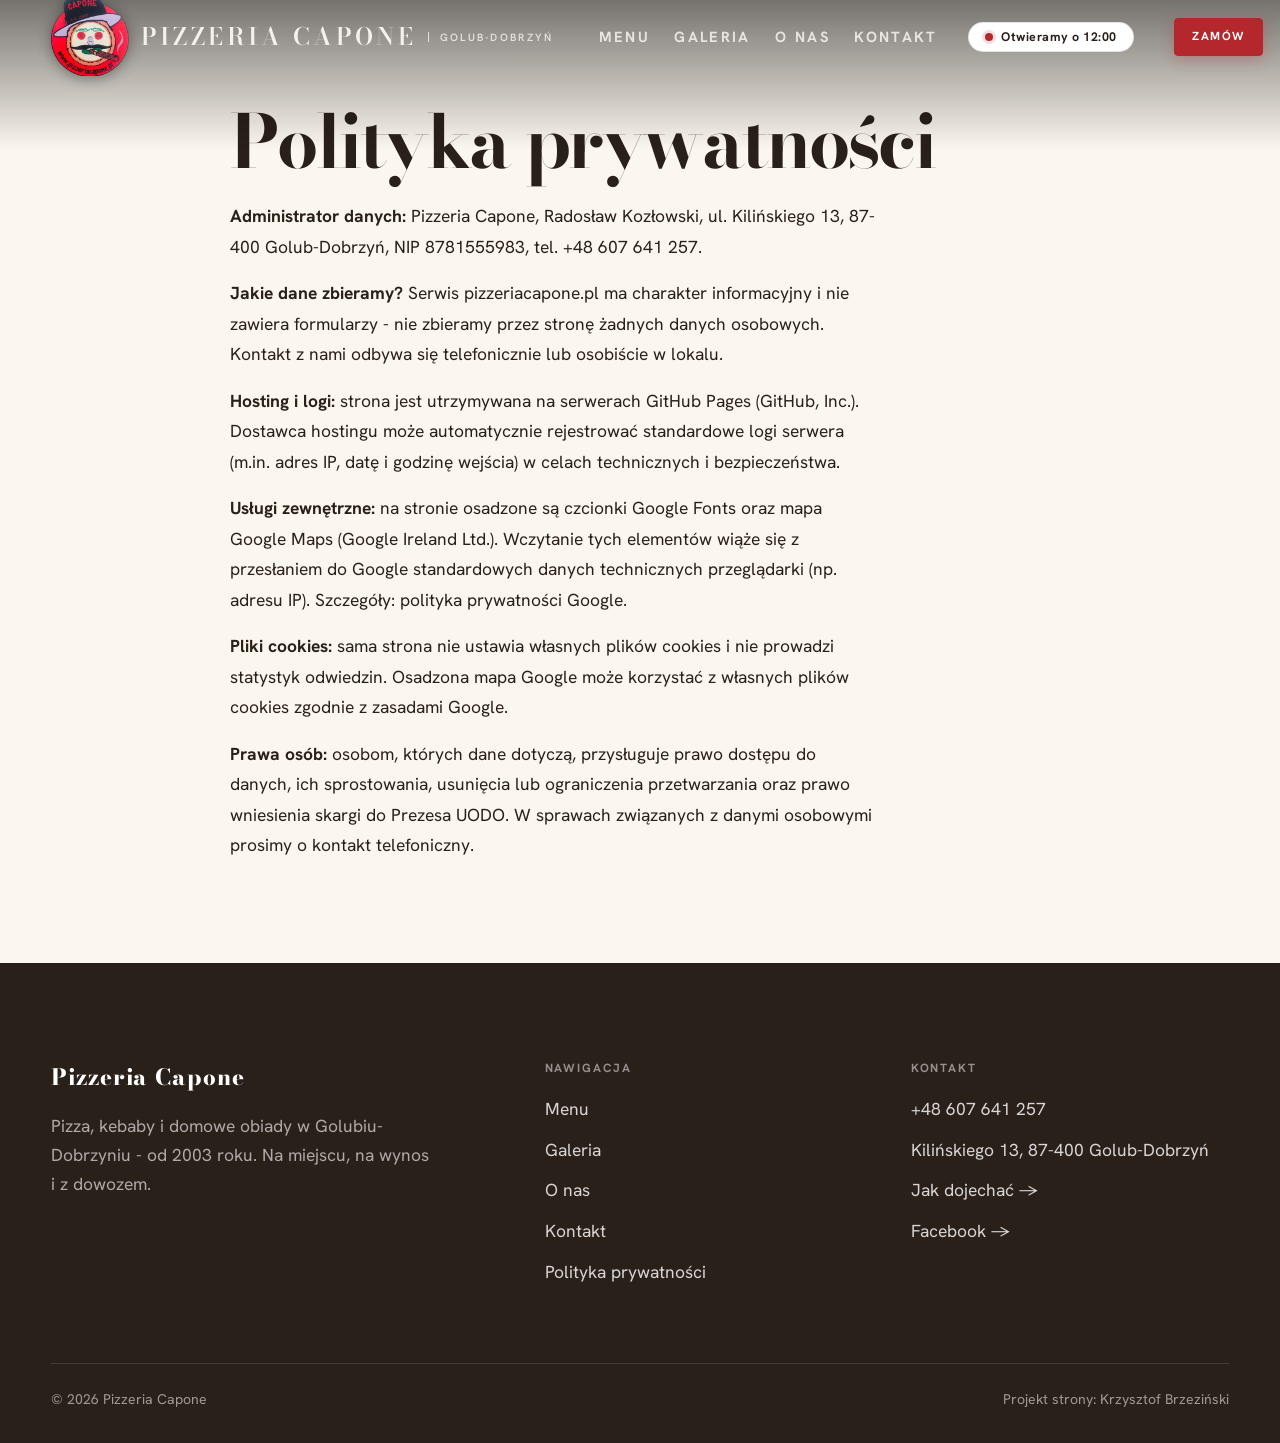
<file: polityka-prywatnosci.html>
<!DOCTYPE html>
<html lang="pl">
<head>
<meta charset="UTF-8">
<meta name="viewport" content="width=device-width, initial-scale=1.0">
<title>Polityka prywatności - Pizzeria Capone</title>
<meta name="description" content="Polityka prywatności serwisu pizzeriacapone.pl.">
<link rel="preconnect" href="https://fonts.googleapis.com">
<link rel="preconnect" href="https://fonts.gstatic.com" crossorigin>
<link href="https://fonts.googleapis.com/css2?family=Bodoni+Moda:wght@500;600;700&family=Hanken+Grotesk:wght@400;500;600&display=swap" rel="stylesheet">
<link rel="stylesheet" href="assets/styles.css">
<link rel="icon" type="image/png" href="img/favicon.png">
<link rel="apple-touch-icon" href="img/apple-touch-icon.png">
<link rel="canonical" href="https://pizzeriacapone.pl/polityka-prywatnosci.html">
<meta property="og:type" content="website">
<meta property="og:site_name" content="Pizzeria Capone">
<meta property="og:locale" content="pl_PL">
<meta property="og:title" content="Polityka prywatności - Pizzeria Capone">
<meta property="og:description" content="Polityka prywatności serwisu pizzeriacapone.pl.">
<meta property="og:url" content="https://pizzeriacapone.pl/polityka-prywatnosci.html">
<meta property="og:image" content="https://pizzeriacapone.pl/img/hero-home.jpg">
</head>
<body>

<header class="nav">
  <div class="wrap nav-inner">
    <a class="brand brand-has-logo" href="index.html"><img class="brand-logo" src="img/logo.png" alt="Pizzeria Capone - logo"><span class="name">Pizzeria Capone</span><span class="sub">Golub-Dobrzyń</span></a>
    <nav class="nav-links">
      <a href="oferta.html">Menu</a>
      <a href="realizacje.html">Galeria</a>
      <a href="o-nas.html">O nas</a>
      <a href="kontakt.html">Kontakt</a>
      <span class="open-chip" hidden><span class="dot"></span><span class="oc-txt"></span></span><a href="tel:+48607641257" class="btn btn-accent">Zamów</a>
    </nav>
    <button class="nav-toggle" aria-label="Menu"><span></span><span></span><span></span></button>
  </div>
</header>

<section class="section">
  <div class="wrap" style="max-width:820px">
    <h1 style="margin-bottom:1.2rem">Polityka prywatności</h1>
    <div style="line-height:1.75;display:grid;gap:1rem">
      <p><strong>Administrator danych:</strong> Pizzeria Capone, Radosław Kozłowski, ul. Kilińskiego 13, 87-400 Golub-Dobrzyń, NIP 8781555983, tel. +48 607 641 257.</p>
      <p><strong>Jakie dane zbieramy?</strong> Serwis pizzeriacapone.pl ma charakter informacyjny i nie zawiera formularzy - nie zbieramy przez stronę żadnych danych osobowych. Kontakt z nami odbywa się telefonicznie lub osobiście w lokalu.</p>
      <p><strong>Hosting i logi:</strong> strona jest utrzymywana na serwerach GitHub Pages (GitHub, Inc.). Dostawca hostingu może automatycznie rejestrować standardowe logi serwera (m.in. adres IP, datę i godzinę wejścia) w celach technicznych i bezpieczeństwa.</p>
      <p><strong>Usługi zewnętrzne:</strong> na stronie osadzone są czcionki Google Fonts oraz mapa Google Maps (Google Ireland Ltd.). Wczytanie tych elementów wiąże się z przesłaniem do Google standardowych danych technicznych przeglądarki (np. adresu IP). Szczegóły: <a href="https://policies.google.com/privacy" rel="noopener" target="_blank">polityka prywatności Google</a>.</p>
      <p><strong>Pliki cookies:</strong> sama strona nie ustawia własnych plików cookies i nie prowadzi statystyk odwiedzin. Osadzona mapa Google może korzystać z własnych plików cookies zgodnie z zasadami Google.</p>
      <p><strong>Prawa osób:</strong> osobom, których dane dotyczą, przysługuje prawo dostępu do danych, ich sprostowania, usunięcia lub ograniczenia przetwarzania oraz prawo wniesienia skargi do Prezesa UODO. W sprawach związanych z danymi osobowymi prosimy o kontakt telefoniczny.</p>
    </div>
  </div>
</section>

<footer>
  <div class="wrap">
    <div class="foot-grid">
      <div class="foot-brand">
        <div class="name">Pizzeria Capone</div>
        <p>Pizza, kebaby i domowe obiady w Golubiu-Dobrzyniu - od 2003 roku. Na miejscu, na wynos i z dowozem.</p>
      </div>
      <div class="foot-col">
        <h4>Nawigacja</h4>
        <a href="oferta.html">Menu</a>
        <a href="realizacje.html">Galeria</a>
        <a href="o-nas.html">O nas</a>
        <a href="kontakt.html">Kontakt</a>
        <a href="polityka-prywatnosci.html">Polityka prywatności</a>
      </div>
      <div class="foot-col">
        <h4>Kontakt</h4>
        <a href="tel:+48607641257">+48 607 641 257</a>
        <p>Kilińskiego 13, 87-400 Golub-Dobrzyń</p>
        <a href="https://maps.google.com/?cid=8520244853680919772" target="_blank" rel="noopener">Jak dojechać →</a>
        <a class="foot-fb" href="https://www.facebook.com/p/Pizzeria-Capone-100063553814642/" target="_blank" rel="noopener">Facebook →</a>
      </div>
    </div>
    <div class="foot-bot">
      <span>© 2026 Pizzeria Capone</span>
      <span>Projekt strony: Krzysztof Brzeziński</span>
    </div>
  </div>
</footer>
<script src="assets/main.js"></script>
</body>
</html>
</file>
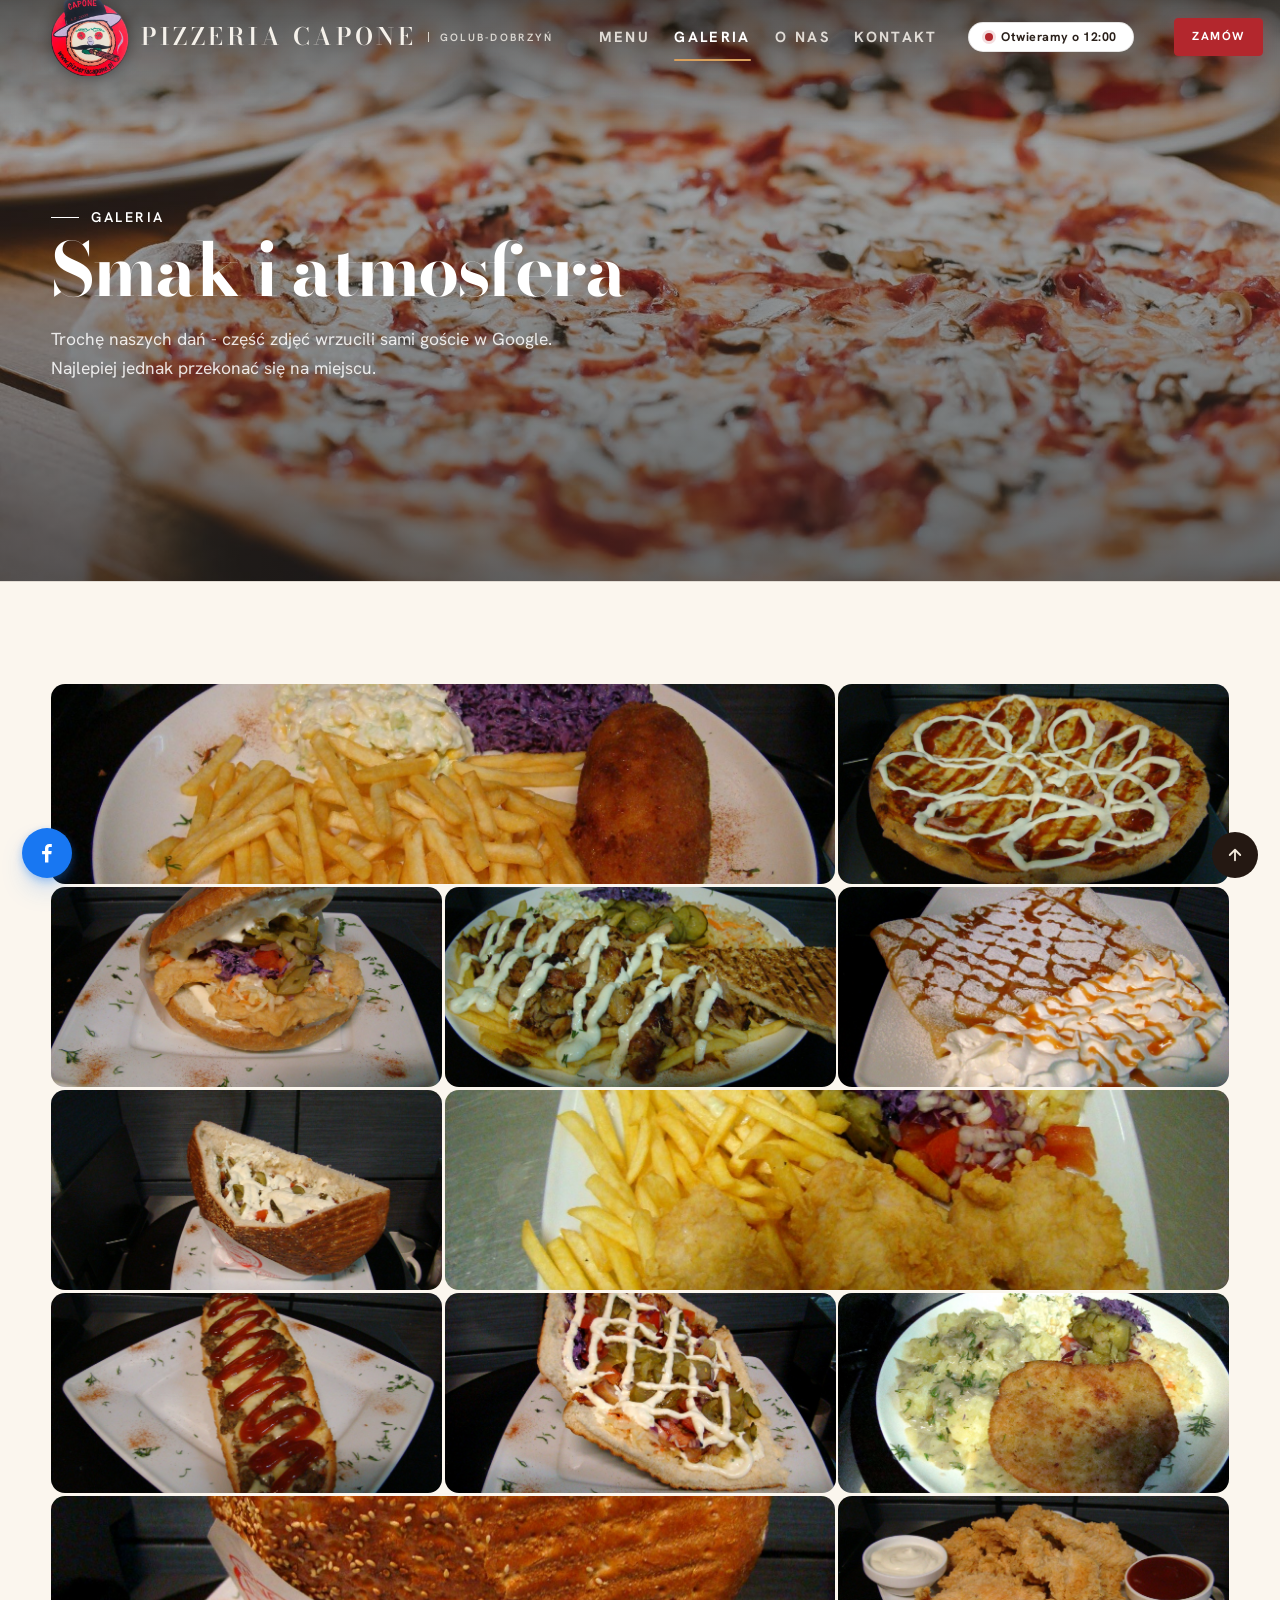
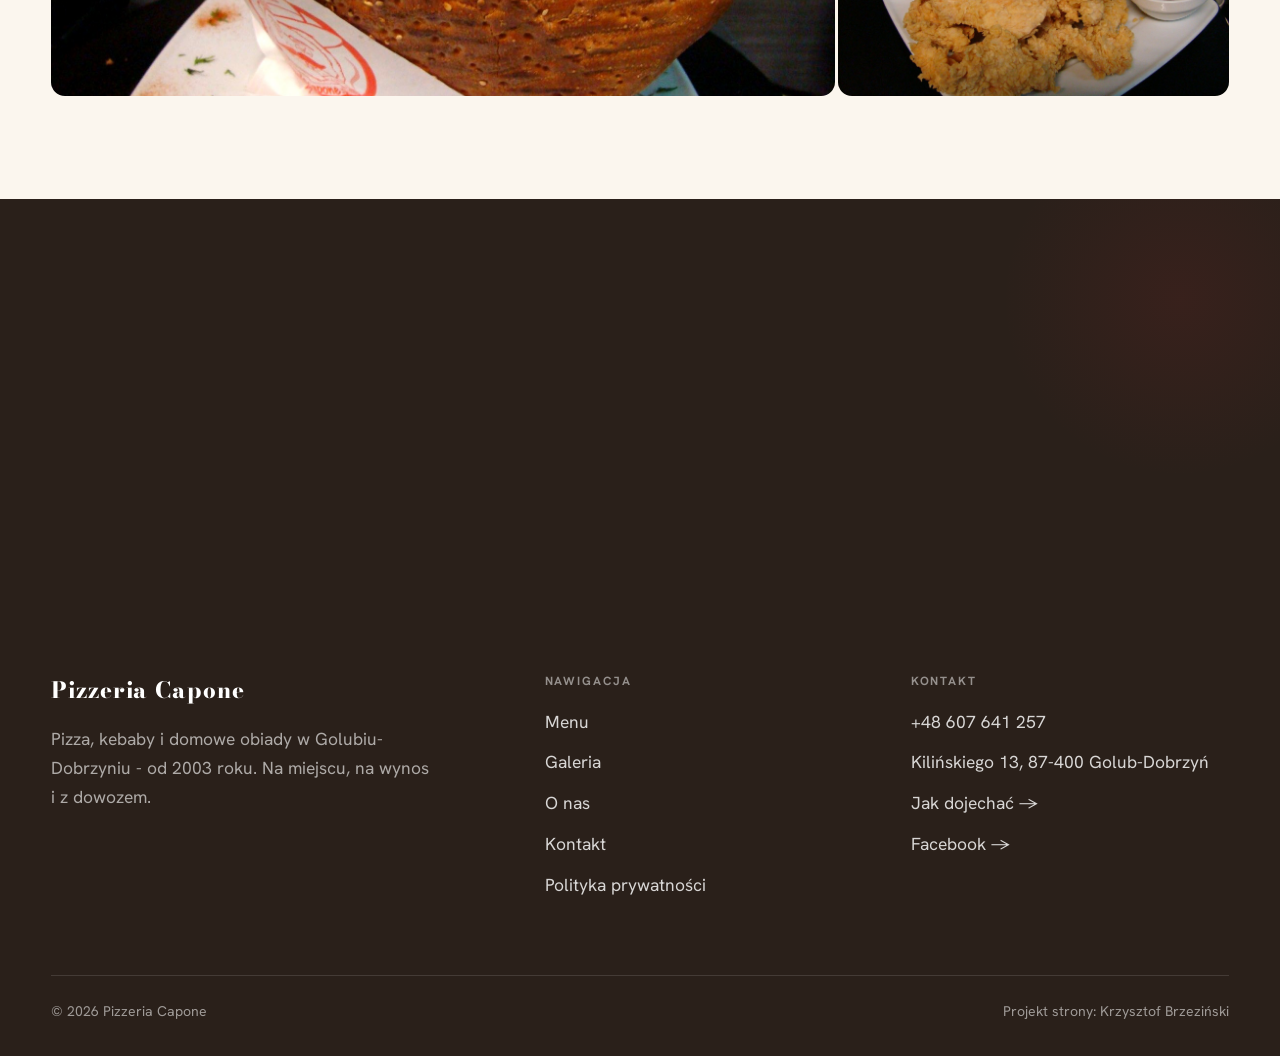
<file: realizacje.html>
<!DOCTYPE html>
<html lang="pl">
<head>
<meta charset="UTF-8">
<meta name="viewport" content="width=device-width, initial-scale=1.0">
<title>Galeria - Pizzeria Capone</title>
<meta name="description" content="Galeria Pizzerii Capone w Golubiu-Dobrzyniu: pizza, kebaby, stripsy, zapiekanki, naleśniki i domowe obiady - zdjęcia naszych dań.">
<link rel="preconnect" href="https://fonts.googleapis.com">
<link rel="preconnect" href="https://fonts.gstatic.com" crossorigin>
<link href="https://fonts.googleapis.com/css2?family=Bodoni+Moda:wght@500;600;700&family=Hanken+Grotesk:wght@400;500;600&display=swap" rel="stylesheet">
<link rel="stylesheet" href="assets/styles.css">
<link rel="icon" type="image/png" href="img/favicon.png">
<link rel="apple-touch-icon" href="img/apple-touch-icon.png">
<link rel="canonical" href="https://pizzeriacapone.pl/realizacje.html">
<meta property="og:type" content="website">
<meta property="og:site_name" content="Pizzeria Capone">
<meta property="og:locale" content="pl_PL">
<meta property="og:title" content="Galeria - Pizzeria Capone">
<meta property="og:description" content="Galeria Pizzerii Capone w Golubiu-Dobrzyniu: pizza, kebaby, stripsy, zapiekanki, naleśniki i domowe obiady - zdjęcia naszych dań.">
<meta property="og:url" content="https://pizzeriacapone.pl/realizacje.html">
<meta property="og:image" content="https://pizzeriacapone.pl/img/hero-home.jpg">
</head>
<body>

<header class="nav">
  <div class="wrap nav-inner">
    <a class="brand brand-has-logo" href="index.html"><img class="brand-logo" src="img/logo.png" alt="Pizzeria Capone - logo"><span class="name">Pizzeria Capone</span><span class="sub">Golub-Dobrzyń</span></a>
    <nav class="nav-links">
      <a href="oferta.html">Menu</a>
      <a href="realizacje.html" class="active">Galeria</a>
      <a href="o-nas.html">O nas</a>
      <a href="kontakt.html">Kontakt</a>
      <span class="open-chip" hidden><span class="dot"></span><span class="oc-txt"></span></span><a href="tel:+48607641257" class="btn btn-accent">Zamów</a>
    </nav>
    <button class="nav-toggle" aria-label="Menu"><span></span><span></span><span></span></button>
  </div>
</header>

<section class="pagehead">
  <img src="img/hero-home.jpg" alt="Pizzeria Capone - pizza">

  <div class="wrap">
    <span class="eyebrow">Galeria</span>
    <h1>Smak i atmosfera</h1>
    <p>Trochę naszych dań - część zdjęć wrzucili sami goście w Google. Najlepiej jednak przekonać się na miejscu.</p>
  </div>
</section>
<section>
  <div class="wrap">
    <div class="gallery">
      <div class="tile t-two3 reveal"><img src="img/g1.jpg" alt="Zestaw obiadowy z frytkami i surówkami" loading="lazy"><div class="cap">Zestaw obiadowy</div></div>
      <div class="tile t-third reveal"><img src="img/g3.jpg" alt="Nasza pizza" loading="lazy"><div class="cap">Nasza pizza</div></div>
      <div class="tile t-third reveal"><img src="img/g4.jpg" alt="Burger z kurczakiem" loading="lazy"><div class="cap">Burger z kurczakiem</div></div>
      <div class="tile t-third reveal"><img src="img/g5.jpg" alt="Kebab na talerzu z frytkami i surówkami" loading="lazy"><div class="cap">Kebab na talerzu</div></div>
      <div class="tile t-third reveal"><img src="img/g6.jpg" alt="Naleśnik z bitą śmietaną i karmelem" loading="lazy"><div class="cap">Naleśniki na słodko</div></div>
      <div class="tile t-third reveal"><img src="img/g7.jpg" alt="Kebab w chlebku z sosem czosnkowym" loading="lazy"><div class="cap">Kebab w chlebku</div></div>
      <div class="tile t-two3 reveal"><img src="img/g8.jpg" alt="Zestaw stripsów z frytkami i surówkami" loading="lazy"><div class="cap">Zestaw stripsów</div></div>
      <div class="tile t-third reveal"><img src="img/g9.jpg" alt="Zapiekanka z serem" loading="lazy"><div class="cap">Zapiekanka</div></div>
      <div class="tile t-third reveal"><img src="img/g10.jpg" alt="Pół chleba z kebabem" loading="lazy"><div class="cap">Pół chleba z kebabem</div></div>
      <div class="tile t-third reveal"><img src="img/about.jpg" alt="Domowy obiad - kotlet schabowy z ziemniakami" loading="lazy"><div class="cap">Domowy obiad</div></div>
      <div class="tile t-two3 reveal"><img src="img/g12.jpg" alt="Chleb kebabowy z sezamem" loading="lazy"><div class="cap">Chleb kebabowy z sezamem</div></div>
      <div class="tile t-third reveal"><img src="img/g13.jpg" alt="Stripsy z sosami" loading="lazy"><div class="cap">Stripsy z sosami</div></div>
    </div>
  </div>
</section>
<section class="cta">
  <div class="wrap">
    <div class="reveal">
      <span class="eyebrow">Zapraszamy</span>
      <h2>Głodny? Najlepiej spróbować na miejscu.</h2>
      <p>Zajrzyj na Kilińskiego 13, zobacz jak u nas wygląda, i zostań na obiad.</p>
    </div>
    <div class="cta-actions reveal">
      <a href="tel:+48607641257" class="btn btn-light">Zadzwoń: +48 607 641 257 <span class="arr">→</span></a>
      <a href="https://maps.google.com/?cid=8520244853680919772" target="_blank" rel="noopener" class="btn btn-ghost" style="color:#fff;border-color:rgba(255,255,255,.3)">Jak dojechać</a>
    </div>
  </div>
</section>

<footer>
  <div class="wrap">
    <div class="foot-grid">
      <div class="foot-brand">
        <div class="name">Pizzeria Capone</div>
        <p>Pizza, kebaby i domowe obiady w Golubiu-Dobrzyniu - od 2003 roku. Na miejscu, na wynos i z dowozem.</p>
      </div>
      <div class="foot-col">
        <h4>Nawigacja</h4>
        <a href="oferta.html">Menu</a>
        <a href="realizacje.html">Galeria</a>
        <a href="o-nas.html">O nas</a>
        <a href="kontakt.html">Kontakt</a>
        <a href="polityka-prywatnosci.html">Polityka prywatności</a>
      </div>
      <div class="foot-col">
        <h4>Kontakt</h4>
        <a href="tel:+48607641257">+48 607 641 257</a>
        <p>Kilińskiego 13, 87-400 Golub-Dobrzyń</p>
        <a href="https://maps.google.com/?cid=8520244853680919772" target="_blank" rel="noopener">Jak dojechać →</a>
        <a class="foot-fb" href="https://www.facebook.com/p/Pizzeria-Capone-100063553814642/" target="_blank" rel="noopener">Facebook →</a>
      </div>
    </div>
    <div class="foot-bot">
      <span>© 2026 Pizzeria Capone</span>
      <span>Projekt strony: Krzysztof Brzeziński</span>
    </div>
  </div>
</footer>
<div class="sticky-reserve"><a class="sr-fb" href="https://www.facebook.com/p/Pizzeria-Capone-100063553814642/" target="_blank" rel="noopener" aria-label="Facebook - Pizzeria Capone"><svg width="20" height="20" viewBox="0 0 24 24" fill="currentColor" aria-hidden="true"><path d="M22 12a10 10 0 1 0-11.6 9.9v-7H7.9V12h2.5V9.8c0-2.5 1.5-3.9 3.8-3.9 1.1 0 2.2.2 2.2.2v2.5h-1.2c-1.2 0-1.6.8-1.6 1.6V12h2.7l-.4 2.9h-2.3v7A10 10 0 0 0 22 12z"/></svg></a><a class="sr-book" href="tel:+48607641257">Zadzwoń i zamów</a><a class="sr-call" href="tel:+48607641257" aria-label="Zadzwoń"><svg class="ico-tel" width="16" height="16" viewBox="0 0 24 24" fill="none" aria-hidden="true"><path d="M6.6 10.8a15.5 15.5 0 0 0 6.6 6.6l2.2-2.2a1 1 0 0 1 1-.24 11.4 11.4 0 0 0 3.6.58 1 1 0 0 1 1 1V20a1 1 0 0 1-1 1A17 17 0 0 1 3 4a1 1 0 0 1 1-1h3.5a1 1 0 0 1 1 1c0 1.25.2 2.46.58 3.6a1 1 0 0 1-.25 1l-2.23 2.2Z" fill="currentColor"/></svg></a></div>

<script src="assets/main.js"></script>
<a class="fb-float" href="https://www.facebook.com/p/Pizzeria-Capone-100063553814642/" target="_blank" rel="noopener" aria-label="Facebook - Pizzeria Capone"><svg width="24" height="24" viewBox="0 0 24 24" fill="currentColor" aria-hidden="true"><path d="M13.4 21.5v-8.3h2.9l.4-3.3h-3.3V7.6c0-1 .3-1.6 1.7-1.6h1.7V3.1c-.3 0-1.3-.1-2.5-.1-2.6 0-4.3 1.6-4.3 4.4v2.5H7.1v3.3H10v8.3h3.4z"/></svg><span class="fb-tip">Znajdź nas na Facebooku</span></a>
</body>
</html>
</file>
<file: assets/styles.css>
/* ============================================================
   STOLBASZ — premium, architektoniczny B2B fit-out
   Jasna paleta, zero brązu. System wg premium-web-craft.
   Projekt strony: Krzysztof Brzeziński
   ============================================================ */

:root{
  /* PALETA — jasna, architektoniczna, chłodna */
  --paper:#FBF6EE;          /* główne tło */
  --paper-2:#F0E5D6;        /* sekcje alternatywne (chłodny jasny szary) */
  --paper-3:#F0E5D6;        /* delikatne wypełnienia */
  --ink:#2A201A;            /* tekst główny — chłodny grafit */
  --ink-soft:#4A3B2F;       /* nagłówki drugorzędne */
  --muted:#8C8175;          /* tekst poboczny */
  --line:rgba(42,32,26,.12);/* hairline */
  --accent:#B84A28;         /* stonowany petrol-slate — jedyny akcent */
  --accent-d:#97381C;
  --accent-soft:rgba(184,74,40,.10);
  --dark:#2A201A;           /* sekcje ciemne (stopka/CTA) */

  /* ODSTĘPY — skala 4/8 */
  --space-1:4px; --space-2:8px; --space-3:12px; --space-4:16px; --space-5:24px;
  --space-6:32px; --space-7:48px; --space-8:64px; --space-9:96px; --space-10:128px;

  /* TYPOGRAFIA — fluid clamp() */
  --text-sm:clamp(.82rem,.8rem + .1vw,.9rem);
  --text-base:clamp(1rem,.97rem + .15vw,1.1rem);
  --text-lg:clamp(1.12rem,1.05rem + .3vw,1.3rem);
  --text-h3:clamp(1.2rem,1.1rem + .5vw,1.5rem);
  --text-h2:clamp(1.9rem,1.5rem + 1.9vw,2.8rem);
  --text-h1:clamp(2.6rem,1.9rem + 3.6vw,4.6rem);

  /* PROMIENIE — architektoniczne, raczej ostre */
  --r-sm:3px; --r-md:6px; --r-lg:10px;

  /* RUCH */
  --ease:cubic-bezier(.25,.46,.45,.94); --dur:.24s;

  /* CIENIE — miękkie, warstwowe */
  --sh-sm:0 1px 2px rgba(16,24,32,.04), 0 2px 8px rgba(16,24,32,.05);
  --sh-md:0 2px 6px rgba(16,24,32,.05), 0 12px 28px -8px rgba(16,24,32,.12);
  --sh-lg:0 6px 14px rgba(16,24,32,.07), 0 26px 56px -18px rgba(16,24,32,.22);

  --hairline:1px solid var(--line);

  --font-display:'Bodoni Moda',serif;
  --font-body:'Hanken Grotesk',sans-serif;
}

*{box-sizing:border-box;margin:0;padding:0}
html{scroll-behavior:smooth}
body{
  font-family:var(--font-body);
  font-size:var(--text-base);
  line-height:1.65;
  color:var(--ink);
  background:var(--paper);
  -webkit-font-smoothing:antialiased;
  text-rendering:optimizeLegibility;
}
img{max-width:100%;display:block}
a{color:inherit;text-decoration:none}

.wrap{width:min(92%,1180px);margin-inline:auto}
section{padding-block:clamp(52px,6.5vw,96px)}

h1,h2,h3{font-family:var(--font-display);font-weight:700;line-height:1.08;letter-spacing:-.02em;color:var(--ink)}
h1{font-size:var(--text-h1);letter-spacing:-.035em}
h2{font-size:var(--text-h2);letter-spacing:-.025em}
h3{font-size:var(--text-h3)}
p{max-width:65ch}

.eyebrow{
  font-family:var(--font-body);
  font-size:var(--text-sm);
  font-weight:600;
  letter-spacing:.18em;
  text-transform:uppercase;
  color:var(--accent);
  display:inline-flex;align-items:center;gap:var(--space-3);
}
.eyebrow::before{content:"";width:28px;height:1px;background:var(--accent);display:inline-block}

.muted{color:var(--muted)}
.lead{font-size:var(--text-lg);line-height:1.55;color:var(--ink-soft);max-width:50ch}

/* ---------- BUTTONS ---------- */
.btn{
  display:inline-flex;align-items:center;gap:var(--space-2);
  font-weight:600;font-size:var(--text-sm);letter-spacing:.02em;
  padding:var(--space-4) var(--space-6);
  border-radius:var(--r-sm);
  transition:transform var(--dur) var(--ease),box-shadow var(--dur) var(--ease),background var(--dur) var(--ease);
  cursor:pointer;border:1px solid transparent;
}
.btn-accent{background:var(--accent);color:#fff;box-shadow:var(--sh-sm)}
.btn-accent:hover{background:var(--accent-d);transform:translateY(-2px);box-shadow:var(--sh-md)}
.btn-accent:active{transform:translateY(0);box-shadow:var(--sh-sm)}
.btn-ghost{background:transparent;color:var(--ink);border-color:var(--line)}
.btn-ghost:hover{border-color:var(--accent);color:var(--accent);transform:translateY(-2px)}
.btn-light{background:#fff;color:var(--ink);box-shadow:var(--sh-sm)}
.btn-light:hover{transform:translateY(-2px);box-shadow:var(--sh-md)}
.btn .arr{transition:transform var(--dur) var(--ease)}
.btn:hover .arr{transform:translateX(4px)}

/* ---------- NAV ---------- */
.nav{
  position:sticky;top:0;z-index:50;
  background:color-mix(in srgb,var(--paper) 88%,transparent);
  backdrop-filter:saturate(140%) blur(10px);
  border-bottom:var(--hairline);
}
.nav-inner{display:flex;align-items:center;justify-content:space-between;height:88px}
.brand{display:flex;flex-direction:column;line-height:1}
.brand .name{font-family:var(--font-display);font-weight:800;font-size:1.35rem;letter-spacing:.04em}
.brand .sub{font-size:.62rem;letter-spacing:.34em;text-transform:uppercase;color:var(--muted);margin-top:5px}
.nav-links{display:flex;align-items:center;gap:var(--space-6)}
.nav-links a{font-size:var(--text-sm);font-weight:500;color:var(--ink-soft);position:relative;padding-block:4px;transition:color var(--dur) var(--ease)}
.nav-links a::after{content:"";position:absolute;left:0;bottom:0;width:0;height:1.5px;background:var(--accent);transition:width var(--dur) var(--ease)}
.nav-links a:hover,.nav-links a.active{color:var(--ink)}
.nav-links a:hover::after,.nav-links a.active::after{width:100%}
.nav-links .btn{padding:var(--space-2) var(--space-5)}
/* przyciski w nav: właściwy kolor (przebij .nav-links a) + bez podkreślenia */
.nav-links a.btn-accent{color:#fff}
.nav-links a.btn-ghost,.nav-links a.btn-light{color:var(--ink)}
.nav-links a.btn::after{display:none}
.nav-toggle{display:none;background:none;border:none;cursor:pointer;flex-direction:column;gap:5px;padding:8px}
.nav-toggle span{width:24px;height:2px;background:var(--ink);transition:var(--dur)}

/* ---------- HERO (split) ---------- */
.hero{position:relative;overflow:hidden;border-bottom:var(--hairline)}
.hero-grid{display:grid;grid-template-columns:1.05fr .95fr;gap:clamp(24px,4vw,60px);align-items:center;
  padding-block:clamp(36px,4.5vw,64px)}
.hero-copy .eyebrow{margin-bottom:var(--space-5)}
.hero-copy h1{margin-bottom:var(--space-5)}
.hero-copy .lead{margin-bottom:var(--space-7)}
.hero-actions{display:flex;flex-wrap:wrap;gap:var(--space-4)}
.hero-art{position:relative;aspect-ratio:4/3;border-radius:var(--r-lg);overflow:hidden;box-shadow:var(--sh-lg)}
.hero-art img{width:100%;height:100%;object-fit:cover}
.hero-art::after{content:"";position:absolute;inset:0;background:linear-gradient(180deg,transparent 55%,rgba(18,24,28,.28))}
.hero-badge{position:absolute;left:var(--space-5);bottom:var(--space-5);z-index:2;
  background:rgba(252,252,251,.94);backdrop-filter:blur(4px);
  border-radius:var(--r-md);padding:var(--space-4) var(--space-5);box-shadow:var(--sh-md);max-width:78%}
.hero-badge strong{display:block;font-family:var(--font-display);font-size:1rem;letter-spacing:-.01em}
.hero-badge span{font-size:var(--text-sm);color:var(--muted)}

/* ---------- HERO duży / kinowy (strona główna) ---------- */
.hero-cine{position:relative;min-height:clamp(560px,82vh,840px);min-height:clamp(560px,82svh,840px);display:flex;align-items:center;overflow:hidden;border-bottom:var(--hairline)}
.hero-cine>img{position:absolute;inset:0;width:100%;height:100%;object-fit:cover;z-index:0}
.hero-cine::after{content:"";position:absolute;inset:0;z-index:1;
  background:linear-gradient(95deg,rgba(13,18,23,.86) 0%,rgba(13,18,23,.64) 32%,rgba(13,18,23,.24) 62%,rgba(13,18,23,.04) 100%)}
.hero-cine .wrap{position:relative;z-index:2;padding-block:var(--space-8)}
.hero-cine .hero-copy{max-width:660px}
.hero-cine .eyebrow{color:#fff;margin-bottom:var(--space-5)}
.hero-cine .eyebrow::before{background:#fff}
.hero-cine h1{color:#fff;margin-bottom:var(--space-5);font-size:clamp(2.9rem,2rem + 4.4vw,5.2rem)}
.hero-cine .lead{color:rgba(255,255,255,.92);max-width:48ch;margin-bottom:var(--space-7)}
.hero-cine .hero-actions{display:flex;flex-wrap:wrap;gap:var(--space-4)}
@media(max-width:680px){
  .hero-cine{min-height:clamp(520px,76vh,640px);min-height:clamp(520px,76svh,640px);align-items:flex-end}
  .hero-cine::after{background:linear-gradient(0deg,rgba(13,18,23,.9) 6%,rgba(13,18,23,.45) 55%,rgba(13,18,23,.25) 100%)}
  .hero-cine .wrap{padding-bottom:var(--space-9)}
}

/* full-bleed hero variant (podstrony) */
.pagehead{position:relative;min-height:46vh;min-height:46svh;display:flex;align-items:flex-end;overflow:hidden;border-bottom:var(--hairline)}
.pagehead img{position:absolute;inset:0;width:100%;height:100%;object-fit:cover}
.pagehead::after{content:"";position:absolute;inset:0;background:linear-gradient(180deg,rgba(18,24,28,.25),rgba(18,24,28,.62))}
.pagehead .wrap{position:relative;z-index:2;padding-block:var(--space-9);color:#fff}
.pagehead h1{color:#fff;max-width:18ch}
.pagehead .eyebrow{color:#fff}
.pagehead .eyebrow::before{background:#fff}
.pagehead p{color:rgba(255,255,255,.86);margin-top:var(--space-4);max-width:54ch}

/* ---------- STRIP (pasek skrótów / liczby) ---------- */
.strip{background:var(--dark);color:#fff}
.strip .wrap{display:grid;grid-template-columns:repeat(4,1fr);gap:var(--space-6);padding-block:var(--space-8)}
.strip .item .k{font-family:var(--font-display);font-size:clamp(1.6rem,1.2rem + 1.4vw,2.4rem);font-weight:800;letter-spacing:-.02em;color:#fff}
.strip .item .v{font-size:var(--text-sm);color:rgba(255,255,255,.66);margin-top:var(--space-2);line-height:1.45}
.strip .item{border-left:2px solid var(--accent);padding-left:var(--space-5)}

/* ---------- SECTION HEAD ---------- */
.head{max-width:48rem;margin-bottom:var(--space-8)}
.head.center{margin-inline:auto;text-align:center}
.head .eyebrow{margin-bottom:var(--space-4)}
.head h2{margin-bottom:var(--space-4)}
.head p{color:var(--muted);font-size:var(--text-lg);line-height:1.55}
.head.center p{margin-inline:auto}

/* ---------- INTRO SPLIT ---------- */
.split{display:grid;grid-template-columns:.92fr 1.08fr;gap:clamp(28px,5vw,80px);align-items:center}
.split.rev{grid-template-columns:1.08fr .92fr}
.split.rev .split-art{order:-1}
.split-art{position:relative;aspect-ratio:5/4;border-radius:var(--r-lg);overflow:hidden;box-shadow:var(--sh-lg)}
.split-art img{width:100%;height:100%;object-fit:cover}
.split-copy h2{margin-bottom:var(--space-5)}
.split-copy p+p{margin-top:var(--space-4)}
.split-copy .btn{margin-top:var(--space-6)}

/* ---------- SERVICES (zakres) ---------- */
.svc-grid{display:grid;grid-template-columns:repeat(auto-fit,minmax(280px,1fr));gap:var(--space-5)}
.svc{background:#fff;border:var(--hairline);border-radius:var(--r-md);padding:var(--space-7) var(--space-6);
  transition:transform var(--dur) var(--ease),box-shadow var(--dur) var(--ease),border-color var(--dur) var(--ease);
  position:relative;overflow:hidden}
.svc::before{content:"";position:absolute;left:0;top:0;width:3px;height:0;background:var(--accent);transition:height var(--dur) var(--ease)}
.svc:hover{transform:translateY(-4px);box-shadow:var(--sh-md);border-color:transparent}
.svc:hover::before{height:100%}
.svc .ic{font-family:var(--font-display);font-size:.8rem;font-weight:700;letter-spacing:.12em;color:var(--accent);margin-bottom:var(--space-4)}
.svc h3{margin-bottom:var(--space-3);font-size:1.22rem}
.svc p{color:var(--muted);font-size:var(--text-base);line-height:1.6}

/* big detailed service rows */
.svc-row{display:grid;grid-template-columns:.8fr 1.2fr;gap:clamp(20px,4vw,60px);align-items:center;padding-block:var(--space-8)}
.svc-row+.svc-row{border-top:var(--hairline)}
.svc-row.rev{grid-template-columns:1.2fr .8fr}
.svc-row.rev .svc-row-art{order:-1}
.svc-row-art{aspect-ratio:4/3;border-radius:var(--r-md);overflow:hidden;box-shadow:var(--sh-md)}
.svc-row-art img{width:100%;height:100%;object-fit:cover}
.svc-row h3{font-size:1.5rem;margin-bottom:var(--space-4)}
.svc-row .num{font-family:var(--font-display);font-size:.85rem;font-weight:700;letter-spacing:.14em;color:var(--accent);display:block;margin-bottom:var(--space-3)}
.svc-row ul{list-style:none;margin-top:var(--space-4);display:flex;flex-direction:column;gap:var(--space-2)}
.svc-row li{position:relative;padding-left:var(--space-5);color:var(--muted);font-size:var(--text-base)}
.svc-row li::before{content:"";position:absolute;left:0;top:.62em;width:8px;height:1px;background:var(--accent)}

/* ---------- GALLERY (realizacje) ---------- */
.gallery{display:grid;grid-template-columns:repeat(12,1fr);gap:var(--space-4);grid-auto-rows:200px}
/* GALERIA MASONRY — pionowe zdjęcia (portrety beauty/wellness) bez przycinania: kolumny, height auto */
.gallery-masonry{column-count:3;column-gap:var(--space-4)}
@media(max-width:900px){.gallery-masonry{column-count:2}}
@media(max-width:560px){.gallery-masonry{column-count:1}}
.gallery-masonry .m-tile{break-inside:avoid;margin:0 0 var(--space-4);padding:0;position:relative;overflow:hidden;border-radius:var(--r-md);border:1px solid var(--line)}
.gallery-masonry .m-tile img{width:100%;height:auto;display:block}
.gallery-masonry .m-tile .cap{position:absolute;left:0;right:0;bottom:0;padding:var(--space-4);color:#fff;background:linear-gradient(0deg,rgba(0,0,0,.55),transparent);font-size:var(--text-sm)}
.tile{position:relative;overflow:hidden;border-radius:var(--r-md);box-shadow:var(--sh-sm);
  transition:transform var(--dur) var(--ease),box-shadow var(--dur) var(--ease)}
.tile img{width:100%;height:100%;object-fit:cover;transition:transform .6s var(--ease)}
.tile:hover{box-shadow:var(--sh-md)}
.tile:hover img{transform:scale(1.05)}
.tile .cap{position:absolute;left:0;right:0;bottom:0;padding:var(--space-5) var(--space-4) var(--space-4);
  background:linear-gradient(transparent,rgba(18,24,28,.78));color:#fff;
  font-size:var(--text-sm);font-weight:600;letter-spacing:.01em;
  opacity:0;transform:translateY(8px);transition:var(--dur) var(--ease)}
.tile:hover .cap{opacity:1;transform:translateY(0)}
.tile .cap small{display:block;font-weight:400;opacity:.78;letter-spacing:.04em;text-transform:uppercase;font-size:.66rem;margin-top:3px}
/* bento spans */
.t-wide{grid-column:span 6}
.t-tall{grid-column:span 6;grid-row:span 2}
.t-std{grid-column:span 6}
.t-third{grid-column:span 4}
.t-two3{grid-column:span 8}

/* ---------- TRUST / WIARYGODNOŚĆ ---------- */
.trust{background:var(--paper-2)}
.trust-grid{display:grid;grid-template-columns:repeat(auto-fit,minmax(240px,1fr));gap:var(--space-5);margin-top:var(--space-7)}
.trust-card{background:#fff;border-radius:var(--r-md);padding:var(--space-7) var(--space-6);box-shadow:var(--sh-sm);border-top:3px solid var(--accent)}
.trust-card .big{font-family:var(--font-display);font-size:clamp(1.8rem,1.3rem + 1.6vw,2.6rem);font-weight:800;letter-spacing:-.02em;color:var(--ink);line-height:1}
.trust-card h3{font-size:1.12rem;margin:var(--space-3) 0 var(--space-2)}
.trust-card p{color:var(--muted);font-size:var(--text-base);line-height:1.55}

/* ---------- CTA band ---------- */
.cta{background:var(--dark);color:#fff;position:relative;overflow:hidden}
.cta .wrap{display:grid;grid-template-columns:1.4fr .6fr;gap:var(--space-7);align-items:center;position:relative;z-index:2}
.cta h2{color:#fff;max-width:20ch}
.cta p{color:rgba(255,255,255,.74);margin-top:var(--space-4)}
.cta-actions{display:flex;flex-direction:column;gap:var(--space-3);align-items:flex-start}
.cta::before{content:"";position:absolute;right:-80px;top:-80px;width:360px;height:360px;border-radius:50%;
  background:radial-gradient(circle,var(--accent-soft),transparent 70%)}

/* ---------- CONTACT ---------- */
.contact-grid{display:grid;grid-template-columns:.85fr 1.15fr;gap:clamp(28px,4vw,56px);align-items:start}
.info-list{display:flex;flex-direction:column;gap:var(--space-2)}
.info-row{display:flex;gap:var(--space-4);align-items:flex-start;padding-block:var(--space-4);border-bottom:var(--hairline)}
.info-row .ic{flex:none;width:42px;height:42px;display:grid;place-items:center;border-radius:50%;
  background:var(--accent-soft);color:var(--accent);font-size:1.05rem}
.info-row .lbl{font-size:.72rem;letter-spacing:.14em;text-transform:uppercase;color:var(--muted)}
.info-row .val{font-weight:600;font-size:var(--text-base);margin-top:2px}
.info-row a.val:hover{color:var(--accent)}
.map{border:none;border-radius:var(--r-lg);box-shadow:var(--sh-md);width:100%;height:100%;min-height:380px;filter:grayscale(.2) contrast(1.02)}
.form{background:#fff;border:var(--hairline);border-radius:var(--r-lg);padding:clamp(24px,3vw,40px);box-shadow:var(--sh-sm)}
.form .fld{margin-bottom:var(--space-5)}
.form label{display:block;font-size:var(--text-sm);font-weight:600;margin-bottom:var(--space-2)}
.form input,.form textarea{width:100%;font-family:inherit;font-size:var(--text-base);color:var(--ink);
  padding:var(--space-4);border:var(--hairline);border-radius:var(--r-sm);background:var(--paper);transition:border-color var(--dur)}
.form input:focus,.form textarea:focus{outline:none;border-color:var(--accent);background:#fff}
.form textarea{resize:vertical;min-height:120px}
.form .note{font-size:var(--text-sm);color:var(--muted);margin-top:var(--space-3)}

/* ---------- FOOTER ---------- */
footer{background:var(--dark);color:#fff;padding-block:var(--space-9) var(--space-6)}
.foot-grid{display:grid;grid-template-columns:1.4fr 1fr 1fr;gap:var(--space-7);margin-bottom:var(--space-8)}
.foot-brand .name{font-family:var(--font-display);font-weight:800;font-size:1.4rem;letter-spacing:.04em}
.foot-brand p{color:rgba(255,255,255,.62);margin-top:var(--space-4);font-size:var(--text-base);max-width:38ch}
.foot-col h4{font-size:.74rem;letter-spacing:.16em;text-transform:uppercase;color:rgba(255,255,255,.5);margin-bottom:var(--space-4)}
.foot-col a,.foot-col p{display:block;color:rgba(255,255,255,.82);font-size:var(--text-base);margin-bottom:var(--space-3)}
.foot-col a:hover{color:#fff}
.foot-bot{border-top:1px solid rgba(255,255,255,.12);padding-top:var(--space-5);display:flex;justify-content:space-between;flex-wrap:wrap;gap:var(--space-3);
  font-size:var(--text-sm);color:rgba(255,255,255,.55)}
.foot-bot a:hover{color:#fff}

/* ---------- REVEAL ---------- */
.reveal{opacity:0;transform:translateY(22px);transition:opacity .6s var(--ease),transform .6s var(--ease)}
.reveal.in{opacity:1;transform:none}

/* ---------- RESPONSIVE ---------- */
@media(max-width:920px){
  .hero-grid,.split,.split.rev,.svc-row,.svc-row.rev,.cta .wrap,.contact-grid,.foot-grid{grid-template-columns:1fr}
  .split.rev .split-art,.svc-row.rev .svc-row-art{order:0}
  .hero-art{aspect-ratio:16/10;max-height:420px}
  .strip .wrap{grid-template-columns:repeat(2,1fr);gap:var(--space-7)}
  .gallery{grid-auto-rows:180px}
  .t-wide,.t-tall,.t-std,.t-third,.t-two3{grid-column:span 6}
  .t-tall{grid-row:span 1}
  .cta-actions{flex-direction:row;flex-wrap:wrap}
  .foot-grid{gap:var(--space-6)}
}
@media(max-width:680px){
  .nav-links{position:fixed;inset:72px 0 auto 0;background:var(--paper);flex-direction:column;align-items:stretch;
    gap:0;padding:var(--space-4) 6%;border-bottom:var(--hairline);box-shadow:var(--sh-md);
    transform:translateY(-120%);transition:transform var(--dur) var(--ease)}
  .nav-links.open{transform:translateY(0)}
  .nav-links a{padding-block:var(--space-4);border-bottom:var(--hairline)}
  .nav-links .btn{margin-top:var(--space-3);justify-content:center}
  .nav-toggle{display:flex}
  .strip .wrap{grid-template-columns:1fr}
  .gallery{grid-template-columns:repeat(6,1fr)}
  .foot-grid{grid-template-columns:1fr}
}
@media(prefers-reduced-motion:reduce){
  *{animation-duration:.01ms!important;transition:none!important}
  .reveal{opacity:1!important;transform:none!important}
  html{scroll-behavior:auto}
}

/* ============================================================
   PREMIUM LAYER — destylat deep-researchu branż (anty-AI, spokój).
   Zmienne STOLBASZ (--accent/--ink/--paper/--line/--dark). Ruch ledwo
   zauważalny, krzywa cubic-bezier(.16,.84,.44,1); prefers-reduced-motion
   pokryte blanketem wyżej. Karty hairline zamiast cieni = #1 sygnał „nie-AI".
   ============================================================ */

/* więcej oddechu między sekcjami (liderzy: 110-130px) */
section{padding-block:clamp(64px,8vw,128px)}

/* 1) Aksamitny reveal — dłuższa, miękka krzywa zamiast „skoku" */
.reveal{transition:opacity .9s cubic-bezier(.16,.84,.44,1),transform .9s cubic-bezier(.16,.84,.44,1);will-change:opacity,transform}
/* stagger TYLKO w galerii (tam pozycja = porządek dzieci) */
.gallery .reveal:nth-child(2){transition-delay:.07s}
.gallery .reveal:nth-child(3){transition-delay:.14s}
.gallery .reveal:nth-child(4){transition-delay:.21s}
.gallery .reveal:nth-child(5){transition-delay:.28s}
.gallery .reveal:nth-child(6){transition-delay:.35s}

/* 2) Hero STATYCZNY na .hero-cine — Ken Burns CAŁKIEM WYŁĄCZONY 26.06 (3. zgłoszenie Szymona).
   GENEZA: animowanie scale na <img> hero z teksturami (cegły/framugi) re-samplinguje obraz
   klatka po klatce → na części ekranów drobne drganie/shimmer = „heroshot się trzęsie".
   translateY usunięto wcześniej, scale-only + will-change/GPU NIE wystarczyły do GWARANCJI gładkości.
   Krzysztof zażądał pewności („make sure, że błąd się nie pojawi") > efekt. Zero animacji = 0% drgania.
   Delikatny zoom zostaje TYLKO w pełnoekranowych hero gastro/studio (hg-bg/hs-bg — tło, inny
   mechanizm, chwalone, nigdy nie zgłaszane). NIE wracać do KB na .hero-cine bez realnego testu
   na sprzęcie klienta — to ryzyko regresji „trzęsienia”. */
/* BEZPIECZNY "wow" na hero = jednorazowy FADE-IN (opacity), nie zoom.
   opacity nie dotyka bitmapy → gładkie na KAŻDYM zdjęciu/ekranie/GPU, zero ryzyka migotania.
   Geometryczny ruch (scale/translate) na .hero-cine jest ZAKAZANY (bramka pilnuje). */
@keyframes heroFade{from{opacity:0}to{opacity:1}}
.hero-cine>img{transform:none;animation:heroFade 1.1s ease-out both}

/* 3) Akcentowy hairline pod nagłówkiem sekcji, który „rysuje się" przy wejściu */
.head h2{position:relative;padding-bottom:18px}
.head h2::after{content:"";position:absolute;left:0;bottom:0;height:1px;width:0;background:var(--accent);transition:width 1s cubic-bezier(.16,.84,.44,1) .15s}
.head.center h2::after{left:50%;transform:translateX(-50%)}
.head.reveal.in h2::after,.head.center.reveal.in h2::after{width:54px}

/* 4) Karty HAIRLINE zamiast cieni/zaokrągleń (najmocniejszy anty-AI detal) */
.svc{background:transparent;border:1px solid var(--line);border-radius:var(--r-sm);box-shadow:none}
.svc:hover{box-shadow:none;border-color:var(--accent);transform:translateY(-3px)}
.trust-card{background:transparent;box-shadow:none;border:1px solid var(--line);border-top:2px solid var(--accent);border-radius:var(--r-sm)}
.tile{box-shadow:none;border-radius:var(--r-sm)}
.tile:hover{box-shadow:none}

/* 5) Sticky-nav kondensuje się po przewinięciu (sygnał dopracowania) */
.nav{transition:box-shadow .4s ease,background .4s ease}
.nav.is-stuck{box-shadow:0 1px 0 var(--line),0 14px 30px -24px rgba(0,0,0,.45)}
.nav-inner{transition:height .35s var(--ease)}
.nav.is-stuck .nav-inner{height:60px}

/* 6) MANIFESTO — pełnoekranowy cytat-bohater (zastępuje generyczne „Dlaczego my") */
.manifesto{background:var(--paper-2);text-align:center}
.manifesto .wrap{max-width:60rem}
.manifesto p{font-family:var(--font-display);font-style:italic;font-size:clamp(1.6rem,1rem + 2.4vw,2.8rem);line-height:1.32;color:var(--ink-soft);margin-inline:auto;max-width:26ch;position:relative;padding-top:var(--space-8)}
.manifesto p::before{content:"";position:absolute;top:0;left:50%;transform:translateX(-50%);width:54px;height:1px;background:var(--accent)}
.manifesto p span{color:var(--accent);font-style:italic}

/* 7) GATEWAYS — 3 duże bramy-zdjęcia (zamiast paska menu usług) */
.gateways{display:grid;grid-template-columns:repeat(3,1fr);gap:var(--space-4)}
.gateway{position:relative;aspect-ratio:3/4;overflow:hidden;border-radius:var(--r-sm);display:block}
.gateway img{width:100%;height:100%;object-fit:cover;transition:transform .8s var(--ease),filter .5s var(--ease)}
.gateway::after{content:"";position:absolute;inset:0;background:linear-gradient(180deg,transparent 38%,rgba(18,24,28,.74))}
.gateway:hover img{transform:scale(1.05);filter:brightness(1.05)}
.gateway .g-ttl{position:absolute;left:0;right:0;bottom:0;z-index:2;padding:var(--space-6) var(--space-5);color:#fff;font-family:var(--font-display);font-size:1.45rem;letter-spacing:-.01em;line-height:1.15}
.gateway .g-ttl small{display:block;font-family:var(--font-body);font-size:var(--text-sm);font-weight:400;opacity:.82;letter-spacing:.03em;margin-top:5px}
@media(max-width:760px){.gateways{grid-template-columns:1fr}.gateway{aspect-ratio:16/10}}

/* 8) LOGO klienta w nagłówku (gdy podane --logo) */
.brand-logo{height:40px;width:auto;max-width:220px;object-fit:contain;display:block}
.nav.is-stuck .brand-logo{height:34px}
@media(max-width:680px){.brand-logo{height:32px}}

/* === rodzina: gastro === */
/* ============================================================
   RODZINA: GASTRO (restauracja / kawiarnia / bar / pizzeria)
   Doklejane NA WIERZCH base.css. Dziedziczy paletę/fonty skórki gastro (Bodoni Moda + terakota).
   Filozofia: APETYT + REZERWACJA STOLIKA (nie zaufanie/wycena jak u fachowca).
   Menu = kategorie BEZ zmyślonych dań/cen (uczciwość); godziny tylko z reconu.
   ============================================================ */

/* --- Galeria atmosfery: gutterless, ostre rogi (food/wnętrze, nie "dokumentacja") --- */
.gallery{gap:3px}
.tile{border-radius:2px;box-shadow:none}
.tile:hover{box-shadow:none}

/* --- MENU: kategorie (nazwa serif + opis, hairline) - BEZ wymyslonych dań i cen --- */
.menu-sec{background:var(--paper-2)}
.menu-cats{display:grid;grid-template-columns:repeat(2,1fr);gap:var(--space-7) var(--space-8);max-width:62rem;margin:0 auto}
.menu-cat{border-top:1px solid var(--accent);padding-top:var(--space-4)}
.menu-cat h3{font-family:var(--font-display);font-size:1.35rem;letter-spacing:.02em;margin-bottom:var(--space-3)}
.menu-cat p{color:var(--muted);font-size:var(--text-base);line-height:1.6}
.menu-note{text-align:center;color:var(--muted);font-size:var(--text-sm);margin-top:var(--space-8);max-width:50ch;margin-inline:auto}
@media(max-width:760px){.menu-cats{grid-template-columns:1fr;gap:var(--space-6)}}

/* --- KARTA GODZIN (renderowana tylko z realnych danych) --- */
.godz{max-width:30rem}
.godz-row{display:flex;justify-content:space-between;gap:var(--space-5);border-bottom:1px solid var(--line);padding-block:var(--space-3)}
.godz-row b{font-weight:600;color:var(--ink)}
.godz-row span{color:var(--muted)}

/* --- STICKY-RESERVE: dolny pasek mobile (gastro-odpowiednik sticky-call) --- */
.sticky-reserve{display:none}
@media(max-width:820px){
  .sticky-reserve{display:grid;grid-template-columns:1fr auto;gap:1px;position:fixed;left:0;right:0;bottom:0;z-index:90;
    background:var(--line);box-shadow:0 -6px 20px -10px rgba(0,0,0,.4)}
  .sticky-reserve a{padding:15px 8px;text-align:center;font-weight:700;font-size:.95rem;letter-spacing:.01em}
  .sr-book{background:var(--accent);color:#fff}
  .sr-call{background:var(--paper);color:var(--ink);padding-inline:22px}
  body{padding-bottom:56px}
}

/* ============================================================
   FAZA 3 - OSOBNY UKŁAD GASTRO (wzór: topowe restauracje - Noma/Disfrutar/Septime/Alchemist; research wf_c20bffea).
   Hero MINIMALNY: samo pełnoekranowe zdjęcie + 1 krótka linijka w DOLNYM-LEWYM rogu. Reszta = oddech.
   Nazwa pada RAZ - jako logo w navie, NIGDY dublowana wielkim tytułem (to #1 tell taniej strony).
   Nav: logo z LEWEJ (split), przezroczysty nad zdjęciem, lity po scrollu. CTA "Rezerwacja" = obrys w navie, nie guzik na środku.
   ============================================================ */
.hero-gastro{position:relative;height:100vh;height:100svh;min-height:560px;display:flex;align-items:flex-end;overflow:hidden;isolation:isolate}
.hero-gastro .hg-bg{position:absolute;inset:0;width:100%;height:100%;object-fit:cover;z-index:-2;animation:hgKen 28s ease-out infinite alternate}
@keyframes hgKen{from{transform:scale(1.05)}to{transform:scale(1.13)}}
/* overlay: ciemny TYLKO u dołu (pod linijkę), góra/środek zdjęcia oddychają */
.hero-gastro .hg-veil{position:absolute;inset:0;z-index:-1;
  background:linear-gradient(180deg,rgba(8,6,4,0) 0%,rgba(8,6,4,0) 52%,rgba(8,6,4,.68) 100%)}
.hg-tagline{position:relative;z-index:2;margin:0 0 clamp(2.6rem,7vh,5rem) clamp(1.4rem,5vw,4rem);
  font-family:var(--font-display);font-style:normal;font-weight:600;
  font-size:clamp(2.1rem,5.2vw,4rem);line-height:1.08;letter-spacing:.005em;
  color:#f5f1ea;max-width:24ch;text-shadow:0 2px 18px rgba(0,0,0,.5)}
.hg-since{font-family:var(--font-display);font-weight:500;font-size:.62em;letter-spacing:.01em;
  color:rgba(245,241,234,.86);white-space:nowrap}
@media(max-width:640px){.hg-tagline{font-size:clamp(2rem,8vw,2.6rem);margin-bottom:clamp(2rem,9vh,3.4rem)}}

/* ============================================================
   NAWIGACJA GASTRO - styl NOBU (research wf_d6d990de + wf_a8c0864c, żywy kod noburestaurants.com).
   3 strefy, STAŁA wysokość 64px (jak Nobu). JEDEN kontroler gastro.js steruje stanami kierunkowo:
   .nav-hidden (chowanie w dół) + .nav-solid (lity krem przy scrollu w górę). Histereza = brak migania.
   is-stuck (base.js, twardy próg 24px) NEUTRALIZOWANE wizualnie - inaczej base walczyło z gastro i krem migał przy górze.
   ============================================================ */
.nav{position:fixed;left:0;right:0;background:transparent;backdrop-filter:none;border-bottom:1px solid transparent;z-index:100;
  transition:transform .35s var(--ease),background .35s ease,box-shadow .35s ease}
.nav.nav-hidden{transform:translateY(-100%)}
/* NEUTRALIZACJA base is-stuck dla gastro (gastro.js używa nav-solid; base.js dalej rusza is-stuck, ale bez efektu wizualnego) */
.nav.is-stuck{background:transparent;box-shadow:none;border-bottom-color:transparent}
.nav.is-stuck .nav-inner{height:76px}
/* SCRIM: ciemny gradient pod navem -> biały tekst czytelny nad zdjęciem; znika gdy nav lity */
.nav::after{content:"";position:absolute;left:0;right:0;top:0;height:150px;z-index:-1;pointer-events:none;
  transition:opacity .35s ease;background:linear-gradient(180deg,rgba(8,6,4,.55) 0%,rgba(8,6,4,0) 100%)}
.nav.nav-solid::after{opacity:0}
/* WORDMARK: nazwa Bodoni wersaliki + miasto obok (kreska akcentu) */
.nav .brand{flex-direction:row;align-items:baseline;gap:.6rem;line-height:1}
.nav .brand .name{color:#f5f1ea;font-family:var(--font-display);font-weight:600;font-size:1.5rem;text-transform:uppercase;letter-spacing:.14em}
.nav .brand .sub{margin-top:0;padding-left:.65rem;border-left:1px solid currentColor;
  font-size:.66rem;font-weight:600;letter-spacing:.22em;text-transform:uppercase;color:rgba(245,241,234,.82)}
/* LINKI: sans wersaliki, cienki animowany underline */
.nav .nav-links a{color:rgba(245,241,234,.9);font-size:.8rem;font-weight:600;text-transform:uppercase;letter-spacing:.1em;padding-block:6px}
.nav .nav-links a:hover,.nav .nav-links a.active{color:#fff}
.nav .nav-links a::after{background:#fff;height:1px}
.nav .nav-toggle span{background:#f5f1ea}
/* CTA "Rezerwacja": bazowo pełna terakota (czytelna na kremowym menu mobilnym) */
.nav .nav-links a.btn-accent{font-size:.73rem;font-weight:700;text-transform:uppercase;letter-spacing:.12em;
  padding:.5rem 1.1rem;border-radius:4px;border:1px solid var(--accent);background:var(--accent);color:#fff;box-shadow:none}
.nav .nav-links a.btn-accent:hover{transform:none;box-shadow:none}
/* STAN LITY (nav-solid - gastro.js dodaje przy scrollu w GÓRĘ): krem + ciemny tekst + terakota */
.nav.nav-solid{background:color-mix(in srgb,var(--paper) 94%,transparent);backdrop-filter:saturate(140%) blur(10px);border-bottom:var(--hairline)}
.nav.nav-solid .brand .name{color:var(--ink)}
.nav.nav-solid .brand .sub{color:var(--accent)}
.nav.nav-solid .nav-links a{color:var(--ink-soft)}
.nav.nav-solid .nav-links a:hover,.nav.nav-solid .nav-links a.active{color:var(--ink)}
.nav.nav-solid .nav-links a::after{background:var(--accent)}
.nav.nav-solid .nav-toggle span{background:var(--ink)}
/* chowany nav ZAWSZE przezroczysty (nie mignie kremem zjeżdżając w górę) */
.nav.nav-solid.nav-hidden{background:transparent;box-shadow:none;border-bottom-color:transparent}
/* ===== DESKTOP (>=681px): 3 strefy, STAŁA wysokość 64px ===== */
@media(min-width:681px){
  .nav .nav-inner{position:relative;height:74px}
  .nav .nav-links{flex:1;justify-content:center;gap:clamp(1rem,2.2vw,1.9rem);padding-right:9.5rem}
  .nav .nav-links a.btn-accent{position:absolute;right:0;top:50%;transform:translateY(-50%);margin:0}
  .nav:not(.nav-solid) .nav-links a.btn-accent{background:transparent;border-color:rgba(245,241,234,.55);color:#f5f1ea}
  .nav:not(.nav-solid) .nav-links a.btn-accent:hover{background:var(--accent);border-color:var(--accent);color:#fff;transform:translateY(-50%)}
}
/* ===== MOBILE (<=680px): dropdown na kremie - ciemny tekst, pełne CTA (fix kontrastu) ===== */
@media(max-width:680px){
  .nav .nav-links{background:var(--paper)}
  .nav .nav-links a{color:var(--ink-soft)}
  .nav .nav-links a:hover,.nav .nav-links a.active{color:var(--ink)}
  .nav .nav-links a.btn-accent{background:var(--accent);border-color:var(--accent);color:#fff}
  /* zamknięty dropdown w pełni schowany (base -120% przy krótkim menu zostawiał terakotowe CTA wystające górą) */
  .nav .nav-links:not(.open){transform:translateY(-160%);visibility:hidden}
  .nav .nav-links.open{visibility:visible}
  /* brand mniejszy + bez miasta (jak Nobu na telefonie = sama nazwa) - żeby nie wypychał hamburgera */
  .nav .brand .name{font-size:1.12rem;letter-spacing:.1em}
  .nav .brand .sub{display:none}
  .nav .nav-toggle{flex:0 0 auto}
  .nav .brand{min-width:0;overflow:hidden}
}

/* === PAKIET ZAUFANIA (audyt 02.07): dyskretna plakietka oceny w rogu hero + karty realnych opinii === */
.hg-rate{position:absolute;right:clamp(1.4rem,5vw,4rem);bottom:clamp(2.6rem,7vh,5rem);z-index:2;margin:0;
  font-size:.92rem;font-weight:600;letter-spacing:.02em;color:#f5f1ea;white-space:nowrap;
  background:rgba(8,6,4,.5);border:1px solid rgba(245,241,234,.28);border-radius:999px;padding:.5rem 1.05rem}
@media(max-width:640px){.hg-rate{right:1rem;bottom:.9rem;font-size:.8rem;padding:.4rem .8rem}}
.opinie{background:var(--cream-2,var(--paper))}
.opinie-grid{display:grid;grid-template-columns:repeat(auto-fit,minmax(16rem,1fr));gap:var(--space-6);margin-top:var(--space-8)}
.op-card{margin:0;background:var(--paper);border:1px solid var(--line);border-radius:var(--r-md);padding:var(--space-6);display:flex;flex-direction:column;gap:var(--space-3)}
.op-star{color:var(--accent-d,var(--accent));letter-spacing:.1em;font-size:.95rem}
.op-card blockquote{margin:0;color:var(--ink-soft);font-size:var(--text-base);line-height:1.6}
.op-autor{font-family:var(--font-display);font-weight:700;color:var(--ink);font-size:.95rem}

/* === LOGO klienta (Capone): badge w nav - czarny rysunek na białym tle,
   czytelny i na ciemnym scrimie nad hero, i na kremowym nav-solid === */
.nav .brand.brand-has-logo{align-items:center;gap:.75rem}
.brand-logo{height:72px;width:auto;border-radius:12px;box-shadow:0 1px 8px rgba(8,6,4,.28)}
.nav.is-stuck .brand-logo{height:62px}
@media(max-width:680px){.brand-logo{height:52px}}

/* === MENU DOCELOWE (pełna karta z cenami) === */
.menu2{max-width:940px;margin:0 auto}
.menu2-legend{background:var(--paper-2);border-radius:var(--r-lg);padding:var(--space-4) var(--space-5);margin:0 auto var(--space-8);color:var(--ink-soft);font-size:.92rem;display:flex;flex-wrap:wrap;gap:var(--space-3) var(--space-6);align-items:center;justify-content:center;max-width:940px}
.menu2-legend b{color:var(--accent);font-weight:700}
.menu2-block{margin-bottom:var(--space-9)}
.menu2-head{display:flex;align-items:baseline;justify-content:space-between;gap:var(--space-4);border-bottom:2px solid var(--accent);padding-bottom:var(--space-3);margin-bottom:var(--space-4)}
.menu2-head h3{font-family:var(--font-display);font-size:clamp(1.5rem,1.2rem + 1.4vw,2.1rem);color:var(--ink);margin:0;letter-spacing:.01em}
.menu2-head .sz{font-size:.7rem;letter-spacing:.1em;text-transform:uppercase;color:var(--muted);text-align:right;line-height:1.5;white-space:nowrap}
.menu2-intro{color:var(--muted);margin:0 0 var(--space-4);max-width:64ch}
.mitem{display:grid;grid-template-columns:1fr auto;gap:1px var(--space-5);padding:var(--space-3) 0;border-bottom:1px solid var(--line);align-items:baseline}
.mitem:last-child{border-bottom:none}
.mitem .mn{font-weight:600;color:var(--ink-soft);font-size:1.03rem}
.mitem .md{grid-column:1;color:var(--muted);font-size:.85rem;line-height:1.45;margin-top:2px}
.mitem .mp{grid-row:1;grid-column:2;align-self:baseline;font-weight:700;color:var(--accent);white-space:nowrap;font-variant-numeric:tabular-nums}
.mitem .mp-pz i{color:var(--muted);font-style:normal;margin:0 4px;font-weight:400}
.mextras{margin-top:var(--space-5);padding-top:var(--space-4);border-top:1px dashed var(--line);display:flex;flex-wrap:wrap;gap:var(--space-2) var(--space-6);color:var(--muted);font-size:.84rem}
.mextras b{color:var(--ink-soft);font-weight:600}
.menu2-dowoz{margin-top:var(--space-8);background:var(--dark);color:#f5f1ea;border-radius:var(--r-lg);padding:var(--space-6) var(--space-6);text-align:center}
.menu2-dowoz h3{font-family:var(--font-display);color:#fff;margin:0 0 var(--space-2);font-size:var(--text-h3)}
.menu2-dowoz p{color:rgba(245,241,234,.85);margin:0}
@media(max-width:600px){
  .menu2-head h3{font-size:1.5rem}
  .mitem .mp{font-size:.96rem}
}

/* === Facebook w pływającym dymku === */
.sr-fb{display:inline-flex;align-items:center;justify-content:center;width:44px;height:44px;border-radius:999px;background:#1877F2;color:#fff;flex:0 0 auto;box-shadow:0 4px 14px rgba(8,6,4,.28);transition:transform .2s var(--ease)}
.sr-fb:hover{transform:translateY(-2px)}

@media (max-width:560px){:root{--text-h1:clamp(1.9rem, 1.15rem + 4.4vw, 2.7rem);--text-h2:clamp(1.5rem, 1rem + 3vw, 2.1rem)}h1,h2{overflow-wrap:break-word}}

/* ===== WARSTWA AUTORSKA CAPONE v2 - strona docelowa ===== */
:root{
  --accent:#B3272D; --accent-d:#8E1E23; --accent-soft:rgba(179,39,45,.10);
  --cap-dark:#241812; --cap-dark-2:#2B1D14;
  --cap-cream:#F4EBDD; --cap-cream-mut:rgba(244,235,221,.72);
  --cap-gold:#D9A05B;
}

/* — hero: czytelna hierarchia — */
.hero-gastro .hg-veil{background:linear-gradient(180deg,rgba(18,11,7,.42) 0%,rgba(18,11,7,.18) 42%,rgba(18,11,7,.82) 100%)}
.hg-over{display:block;font-family:"Hanken Grotesk",sans-serif;font-size:clamp(.78rem,.72rem + .3vw,.95rem);font-weight:600;letter-spacing:.34em;text-transform:uppercase;color:var(--cap-gold);margin-bottom:16px;text-shadow:0 1px 12px rgba(0,0,0,.45)}
.hg-sub{display:block;font-size:.42em;font-weight:500;letter-spacing:.02em;margin-top:.6em;color:rgba(245,241,234,.95);text-shadow:0 1px 14px rgba(0,0,0,.5)}
.hg-tagline{text-shadow:0 2px 24px rgba(0,0,0,.45)}

/* — karty z jedzeniem na stronie głównej — */
.kcards{display:grid;grid-template-columns:repeat(3,1fr);gap:var(--space-6);margin-top:var(--space-7)}
@media(max-width:980px){.kcards{grid-template-columns:repeat(2,1fr)}}
@media(max-width:620px){.kcards{grid-template-columns:1fr}}
.kcard{display:block;background:#fff;border-radius:16px;overflow:hidden;text-decoration:none;color:var(--ink);
  box-shadow:0 1px 2px rgba(42,32,26,.05),0 14px 34px -14px rgba(42,32,26,.16);
  transition:transform .35s cubic-bezier(.2,.7,.2,1),box-shadow .35s}
.kcard:hover{transform:translateY(-6px);box-shadow:0 2px 4px rgba(42,32,26,.06),0 26px 52px -16px rgba(42,32,26,.26)}
.kcard-img{aspect-ratio:4/3;overflow:hidden;background:var(--cap-dark)}
.kcard-img img{width:100%;height:100%;object-fit:cover;transition:transform .6s cubic-bezier(.2,.7,.2,1)}
.kcard:hover .kcard-img img{transform:scale(1.055)}
.kcard-body{padding:var(--space-5) var(--space-5) var(--space-6)}
.kcard-body h3{margin-bottom:var(--space-2)}
.kcard-body p{color:var(--muted);font-size:var(--text-sm);line-height:1.6}
.kcard-link{display:inline-flex;align-items:center;gap:6px;margin-top:var(--space-4);color:var(--accent);font-weight:600;font-size:.9rem}
.kcard:hover .kcard-link .arr{transform:translateX(4px)}
.kcard-link .arr{transition:transform .3s}

/* — pasek zaufania (liczby) — */
.statband{background:linear-gradient(180deg,var(--cap-dark),var(--cap-dark-2));padding-block:var(--space-8)}
.statband-grid{display:grid;grid-template-columns:repeat(4,1fr);gap:var(--space-6);text-align:center}
@media(max-width:860px){.statband-grid{grid-template-columns:repeat(2,1fr);row-gap:var(--space-7)}}
.statband .n{font-family:"Bodoni Moda",serif;font-weight:600;font-size:clamp(2.2rem,1.8rem + 2vw,3.4rem);color:var(--cap-gold);line-height:1}
.statband .l{margin-top:10px;font-size:.82rem;font-weight:600;letter-spacing:.14em;text-transform:uppercase;color:var(--cap-cream-mut)}

/* — menu (oferta): karta z prowadnicami — */
.mitem{display:grid;grid-template-columns:max-content 1fr max-content;column-gap:12px;align-items:baseline}
.mitem::after{content:"";grid-column:2;grid-row:1;border-bottom:2px dotted rgba(42,32,26,.30);transform:translateY(-4px)}
.mitem .mn{grid-column:1;grid-row:1}
.mitem .mp{grid-column:3;grid-row:1}
.mitem .md{grid-column:1/-1;grid-row:2}
.menu2-head{border-bottom:2px solid var(--accent);padding-bottom:10px}
.menu2-head h3{color:var(--accent-d)}

/* — kontakt: karta + mapa w prawej kolumnie — */
.contact-side{display:flex;flex-direction:column;gap:var(--space-5)}
.contact-side .map-side{flex:1;width:100%;min-height:360px;border:0;border-radius:14px;filter:saturate(.92)}
.contact-grid{align-items:stretch}

/* — godziny + mapa na głównej — */
.trust-cols{display:grid;grid-template-columns:1fr 1fr;gap:var(--space-8);align-items:stretch}
.map-mini{width:100%;height:100%;min-height:420px;border:0;border-radius:14px;filter:saturate(.92)}
@media(max-width:900px){.trust-cols{grid-template-columns:1fr}.map-mini{min-height:300px}}

/* — opinie — */
.opinie figure{border-left:3px solid var(--accent)}

/* — godziny: karta z "Dziś" — */
.godz-col .godz{background:#fff;border-radius:16px;padding:var(--space-5) var(--space-6);box-shadow:0 1px 2px rgba(42,32,26,.05),0 14px 34px -14px rgba(42,32,26,.14)}
.godz-row{display:flex;align-items:baseline;gap:10px}
.godz-row .hrs{margin-left:auto;font-variant-numeric:tabular-nums}
.today-badge{display:none;font-size:.68rem;font-weight:700;letter-spacing:.12em;text-transform:uppercase;color:#fff;background:var(--accent);border-radius:99px;padding:3px 10px 2px;transform:translateY(-2px)}
.godz-row.is-today{position:relative}
.godz-row.is-today b{color:var(--accent-d)}
.godz-row.is-today .hrs{font-weight:700;color:var(--accent-d)}
.godz-row.is-today .today-badge{display:inline-block}
.map-wrap{display:flex}
.trust-cols{margin-top:var(--space-6)}

/* — marquee — */
.marq{overflow:hidden;background:var(--cap-dark);padding-block:14px;border-block:1px solid rgba(244,235,221,.08)}
.marq-track{display:flex;width:max-content;animation:marq 28s linear infinite}
.marq-track span{white-space:nowrap;font-family:"Bodoni Moda",serif;font-style:italic;font-size:clamp(1rem,.9rem + .5vw,1.3rem);letter-spacing:.06em;color:var(--cap-gold);padding-right:.5em}
@keyframes marq{to{transform:translateX(-50%)}}
@media (prefers-reduced-motion: reduce){.marq-track{animation:none}}

/* — opinie: karty z cudzysłowem i Google — */
.op-card{position:relative;background:#fff;border-left:0 !important;border-radius:16px;padding:var(--space-6) var(--space-6) var(--space-5);box-shadow:0 1px 2px rgba(42,32,26,.05),0 14px 34px -14px rgba(42,32,26,.14)}
.op-card::before{content:"\201E";position:absolute;top:-6px;right:22px;font-family:"Bodoni Moda",serif;font-size:5.5rem;line-height:1;color:var(--accent);opacity:.16}
.op-card .op-star{color:var(--cap-gold) !important}
.op-card blockquote{font-size:1.02rem;line-height:1.65}
.op-card .op-autor{display:inline-flex;align-items:center;gap:10px;margin-top:var(--space-4);font-weight:600}
.op-card .op-autor::before{content:attr(data-initial);display:inline-flex;align-items:center;justify-content:center;width:34px;height:34px;border-radius:50%;background:var(--accent-soft);color:var(--accent-d);font-weight:700;font-size:.9rem}
.op-card .op-src{display:block;margin-top:4px;font-size:.78rem;color:var(--muted);font-weight:500}

/* — galeria: hover + kursor lupy — */
.gallery .tile{border-radius:14px;overflow:hidden;cursor:zoom-in}
.gallery .tile img{transition:transform .5s cubic-bezier(.2,.7,.2,1)}
.gallery .tile:hover img{transform:scale(1.045)}

/* — lightbox — */
.lb{border:0;padding:0;background:rgba(16,10,7,.92);width:100vw;height:100vh;max-width:100vw;max-height:100vh;display:none;align-items:center;justify-content:center}
.lb[open]{display:flex}
.lb img{max-width:min(92vw,1200px);max-height:88vh;border-radius:10px;box-shadow:0 30px 80px rgba(0,0,0,.5)}
.lb .lb-x{position:fixed;top:18px;right:22px;background:none;border:0;color:#fff;font-size:2.2rem;line-height:1;cursor:pointer;opacity:.8}
.lb .lb-x:hover{opacity:1}
.lb::backdrop{background:transparent}

/* — płynne przewijanie + kotwice pod sticky nav — */
html{scroll-behavior:smooth}
.menu2-block{scroll-margin-top:84px}
@media (prefers-reduced-motion: reduce){html{scroll-behavior:auto}}

/* — dymek FB (lewy dół, desktop) — */
.fb-float{position:fixed;left:22px;bottom:22px;z-index:80;display:flex;align-items:center;justify-content:center;
  width:50px;height:50px;border-radius:50%;background:#1877F2;color:#fff;
  box-shadow:0 3px 8px rgba(24,119,242,.35),0 14px 30px -10px rgba(24,119,242,.45);
  transition:transform .3s cubic-bezier(.2,.7,.2,1),box-shadow .3s,background .25s}
.fb-float:hover{transform:translateY(-4px);background:#1266d6;box-shadow:0 5px 12px rgba(24,119,242,.4),0 20px 40px -10px rgba(24,119,242,.55)}
.fb-float .fb-tip{position:absolute;left:calc(100% + 12px);white-space:nowrap;background:var(--cap-dark);color:var(--cap-cream);
  font-size:.8rem;font-weight:600;padding:8px 13px;border-radius:9px;opacity:0;transform:translateX(-6px);pointer-events:none;
  transition:opacity .25s,transform .25s}
.fb-float:hover .fb-tip{opacity:1;transform:translateX(0)}
@media(max-width:820px){.fb-float{display:none}} /* na mobile FB jest w dolnym pasku */

/* — pasek mobilny: naprawa siatki (3 elementy) — */
@media(max-width:820px){.sticky-reserve{grid-template-columns:auto 1fr auto}.sr-fb{background:var(--paper);color:#1877F2;padding-inline:20px !important;display:flex;align-items:center}}

/* — chip "Otwarte teraz" w nawigacji — */
.open-chip{display:inline-flex;align-items:center;justify-content:center;gap:8px;white-space:nowrap;font-size:.78rem;font-weight:700;letter-spacing:.04em;
  color:var(--ink);background:#fff;border:1px solid var(--line);border-radius:99px;padding:8px 16px;margin-right:6px;line-height:1}
.open-chip .oc-txt{white-space:nowrap}
.open-chip .dot{width:8px;height:8px;border-radius:50%;background:#2E9E44;box-shadow:0 0 0 3px rgba(46,158,68,.18);animation:ocpulse 2.2s ease-in-out infinite}
.open-chip.closed .dot{background:#B3272D;box-shadow:0 0 0 3px rgba(179,39,45,.15);animation:none}
@keyframes ocpulse{50%{box-shadow:0 0 0 6px rgba(46,158,68,.05)}}
@media(max-width:1080px){.open-chip{display:none}}
/* hero-gastro nav ma jasny tekst na przezroczystym pasku - chip zostaje bialy, OK */

/* — pasek kategorii menu (oferta) — */
.mnav{position:sticky;top:0;z-index:70;background:var(--paper);border-bottom:1px solid var(--line);
  transition:box-shadow .3s}
.mnav.stuck{box-shadow:0 12px 28px -18px rgba(42,32,26,.4)}
.mnav::before,.mnav::after{content:"";position:absolute;top:0;bottom:0;width:42px;pointer-events:none;z-index:2}
.mnav::before{left:0;background:linear-gradient(90deg,var(--paper),rgba(251,246,238,0))}
.mnav::after{right:0;background:linear-gradient(270deg,var(--paper),rgba(251,246,238,0))}
.mnav-in{max-width:1200px;margin-inline:auto;display:flex;gap:8px;overflow-x:auto;padding:14px 42px;scrollbar-width:none}
@media(min-width:1180px){.mnav-in{justify-content:safe center}}
.mnav-in::-webkit-scrollbar{display:none}
.mnav a{flex:0 0 auto;white-space:nowrap;font-size:.85rem;font-weight:600;color:var(--ink-soft);
  border:1px solid var(--line);border-radius:99px;padding:8px 16px;transition:all .25s}
.mnav a:hover{border-color:var(--accent);color:var(--accent-d)}
.mnav a.active{background:var(--accent);border-color:var(--accent);color:#fff}

/* — przycisk "do góry" — */
.to-top{position:fixed;right:22px;bottom:22px;z-index:80;width:46px;height:46px;border-radius:50%;border:0;cursor:pointer;
  background:var(--cap-dark);color:var(--cap-cream);display:flex;align-items:center;justify-content:center;
  opacity:0;visibility:hidden;transform:translateY(10px);transition:all .3s}
.to-top.show{opacity:1;visibility:visible;transform:none}
.to-top:hover{background:var(--accent)}
@media(max-width:820px){.to-top{bottom:74px;right:14px}}

/* — lightbox: strzałki + licznik — */
.lb .lb-nav{position:fixed;top:50%;transform:translateY(-50%);background:rgba(255,255,255,.08);border:1px solid rgba(255,255,255,.22);
  color:#fff;width:52px;height:52px;border-radius:50%;font-size:1.5rem;line-height:1;cursor:pointer;transition:background .25s}
.lb .lb-nav:hover{background:rgba(255,255,255,.2)}
.lb .lb-prev{left:22px}.lb .lb-next{right:22px}
.lb .lb-count{position:fixed;bottom:20px;left:50%;transform:translateX(-50%);color:rgba(255,255,255,.75);font-size:.9rem;letter-spacing:.08em}
@media(max-width:640px){.lb .lb-nav{width:42px;height:42px}.lb .lb-prev{left:10px}.lb .lb-next{right:10px}}

/* — mikrodetale — */

:focus-visible{outline:2px solid var(--accent);outline-offset:3px;border-radius:4px}
::selection{background:var(--accent);color:#fff}
.btn{transition:transform .2s,background .25s,border-color .25s,color .25s,box-shadow .25s}
.btn:active{transform:scale(.97)}

/* — nav: oddech dla logo — */
.nav-inner{height:108px}
.brand-logo{height:78px}
.nav.is-stuck .nav-inner{height:80px}
.nav.is-stuck .brand-logo{height:60px}
@media(max-width:680px){.nav-inner{height:80px}.brand-logo{height:52px}}

/* — navbar w duchu Nobu: wersaliki, oddech, rysująca się linia — */
.nav-links{gap:clamp(22px,2.6vw,40px)}
.nav-links a:not(.btn){position:relative;font-size:.92rem;font-weight:700;letter-spacing:.16em;text-transform:uppercase;opacity:.96;transition:opacity .3s}
.nav-links a:not(.btn):hover{opacity:1;color:inherit}
.nav-links a:not(.btn)::after{content:"";position:absolute;left:50%;right:50%;bottom:-8px;height:2px;background:currentColor;border-radius:2px;transition:left .32s cubic-bezier(.25,.8,.25,1),right .32s cubic-bezier(.25,.8,.25,1)}
.nav-links a:not(.btn):hover::after{left:0;right:0}
.nav-links a:not(.btn).current{opacity:1}
.nav-links a:not(.btn).current::after{left:0;right:0;background:var(--cap-gold)}
.nav-links .btn{letter-spacing:.14em;text-transform:uppercase;font-size:.86rem;font-weight:700}
/* mocniejszy kontrast linków na kremowym pasku (uwaga Sebastiana: za drobne) */
.nav.nav-solid .nav-links a:not(.btn){color:var(--ink)}
@media(max-width:920px){
  .nav-links a:not(.btn){font-size:.95rem;letter-spacing:.14em}
  .nav-links a:not(.btn)::after{display:none}
}

/* — logo bez kafla: przezroczysty PNG + cień kształtu — */
.brand-logo{border-radius:0;box-shadow:none;background:none;filter:drop-shadow(0 2px 7px rgba(8,6,4,.4))}

/* — FIX hover: napis MA zostać widoczny (nie dziedzicz ciemnego koloru z rodzica) — */
.nav:not(.nav-solid) .nav-links a:not(.btn):hover{color:#fff}
.nav.nav-solid .nav-links a:not(.btn):hover{color:var(--ink)}
/* linia rozwija się od środka na boki (Nobu) — kolor idzie za tekstem, więc zawsze widoczna */
.nav-links a:not(.btn):hover::after{left:0;right:0}

/* — CTA "Zamów": ZAWSZE pełna czerwień + biały tekst (koniec znikania nad zdjęciem i słabego kontrastu) — */
.nav .nav-links a.btn-accent,
.nav.nav-solid .nav-links a.btn-accent,
.nav:not(.nav-solid) .nav-links a.btn-accent{
  background:var(--accent);border:1px solid var(--accent);color:#fff !important;
  box-shadow:0 4px 14px rgba(179,39,45,.28)}
.nav .nav-links a.btn-accent:hover,
.nav.nav-solid .nav-links a.btn-accent:hover,
.nav:not(.nav-solid) .nav-links a.btn-accent:hover{
  background:var(--accent-d);border-color:var(--accent-d);color:#fff !important;box-shadow:0 6px 18px rgba(179,39,45,.34)}

/* — FIX rozjazdu: poziomy nav (duże bold linki) mieści się wygodnie dopiero od 1025px.
     Poniżej chowamy go w schludne menu (hamburger) — koniec łamania „O NAS" i chipa na 2 linie. — */
@media(max-width:1024px){
  .nav .nav-inner{height:auto;min-height:88px}
  .nav .brand-logo{height:60px}
  .nav.is-stuck .brand-logo{height:52px}
  .nav .nav-toggle{display:flex;flex:0 0 auto;z-index:60}
  .nav .nav-links{position:fixed;inset:88px 0 auto 0;flex-direction:column;align-items:stretch;
    gap:0;padding:14px 6% 20px!important;background:var(--paper);border-bottom:var(--hairline);box-shadow:var(--sh-md);
    transform:translateY(-135%);visibility:hidden;transition:transform .35s var(--ease);flex:none}
  .nav .nav-links.open{transform:translateY(0);visibility:visible}
  .nav .nav-links a:not(.btn){position:static;color:var(--ink-soft);opacity:1;font-size:1.02rem;letter-spacing:.1em;
    padding:15px 2px;border-bottom:1px solid rgba(42,32,26,.10);width:100%}
  .nav .nav-links a:not(.btn):hover{color:var(--ink)}
  .nav .nav-links a:not(.btn)::after{display:none}
  .nav .nav-links a.btn-accent{position:static!important;transform:none!important;top:auto!important;right:auto!important;
    margin-top:16px;width:100%;justify-content:center;display:flex;font-size:.95rem;padding-block:.75rem}
  .nav .nav-links .open-chip{display:none}       /* status pill nie pasuje do pionowego menu */
  .nav .nav-toggle span{background:var(--ink)}    /* hamburger zawsze ciemny, czytelny na kremie */
}

/* — DESKTOP (≥1025px): czysty układ logo⟵→menu+CTA, gwarantowane przerwy, zero łamania — */
@media(min-width:1025px){
  .nav .nav-inner{display:flex;align-items:center;gap:clamp(1.6rem,3.5vw,3.4rem);position:static}
  .nav .brand{flex:0 0 auto}
  .nav .brand .name{white-space:nowrap}
  .nav .brand .sub{white-space:nowrap}
  /* menu dosunięte w prawo, własne równe odstępy, nic się nie łamie */
  .nav .nav-links{flex:1 1 auto;justify-content:flex-end;align-items:center;
    gap:clamp(1.15rem,1.9vw,2.1rem);padding-right:0}
  .nav .nav-links a:not(.btn){white-space:nowrap}
  .nav .nav-links a:not(.btn)::after{bottom:-6px}
  /* chip statusu tylko gdy naprawdę jest miejsce (poniżej 1280 chowamy, by nic nie ściskać) */
  .nav .nav-links .open-chip{flex:0 0 auto;white-space:nowrap;margin-left:.4rem}
  /* CTA w normalnym flow na końcu (koniec pozycjonowania absolutnego, które kolidowało) */
  .nav .nav-links a.btn-accent{position:static;transform:none;top:auto;right:auto;margin:0 0 0 .6rem;flex:0 0 auto}
  .nav .nav-links a.btn-accent:hover{transform:none}
}
@media(min-width:1025px) and (max-width:1279px){
  .nav .nav-links .open-chip{display:none!important}   /* mniej miejsca → chowamy pasek statusu, menu oddycha */
}
</file>
